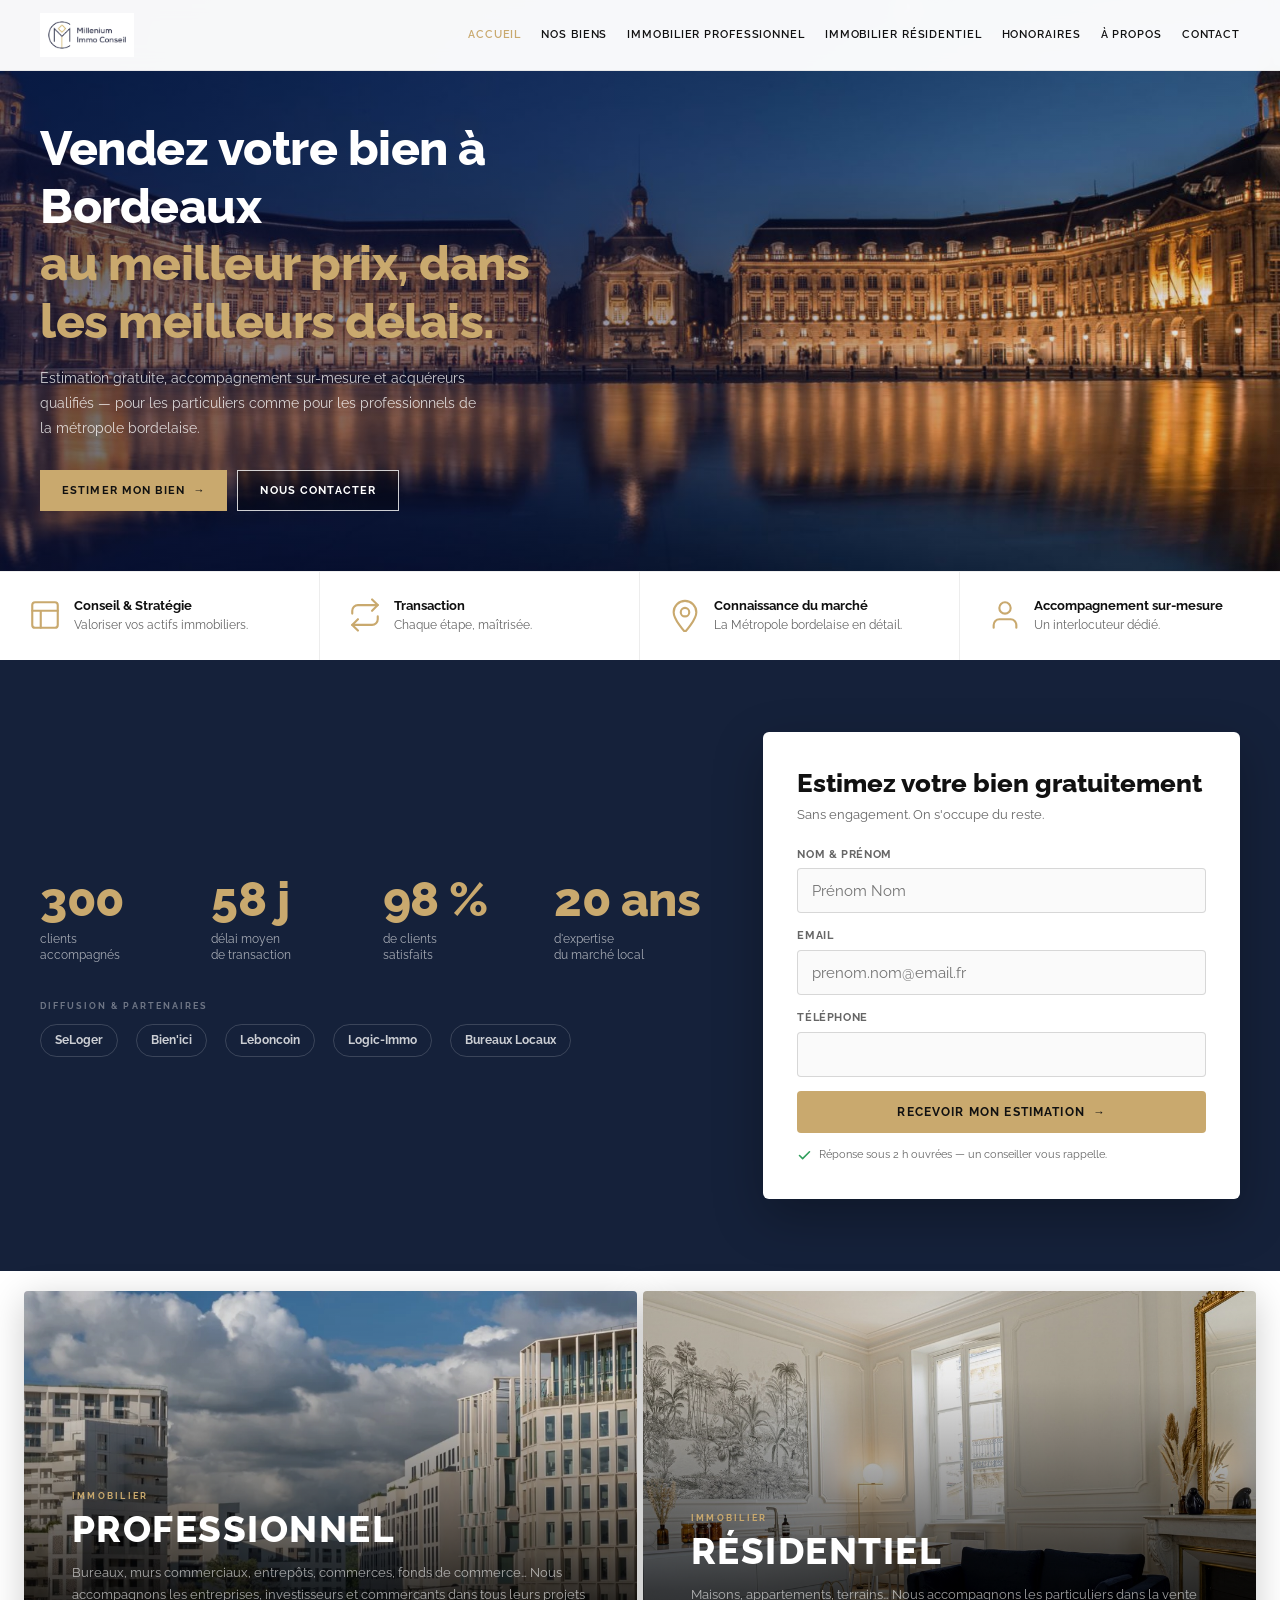
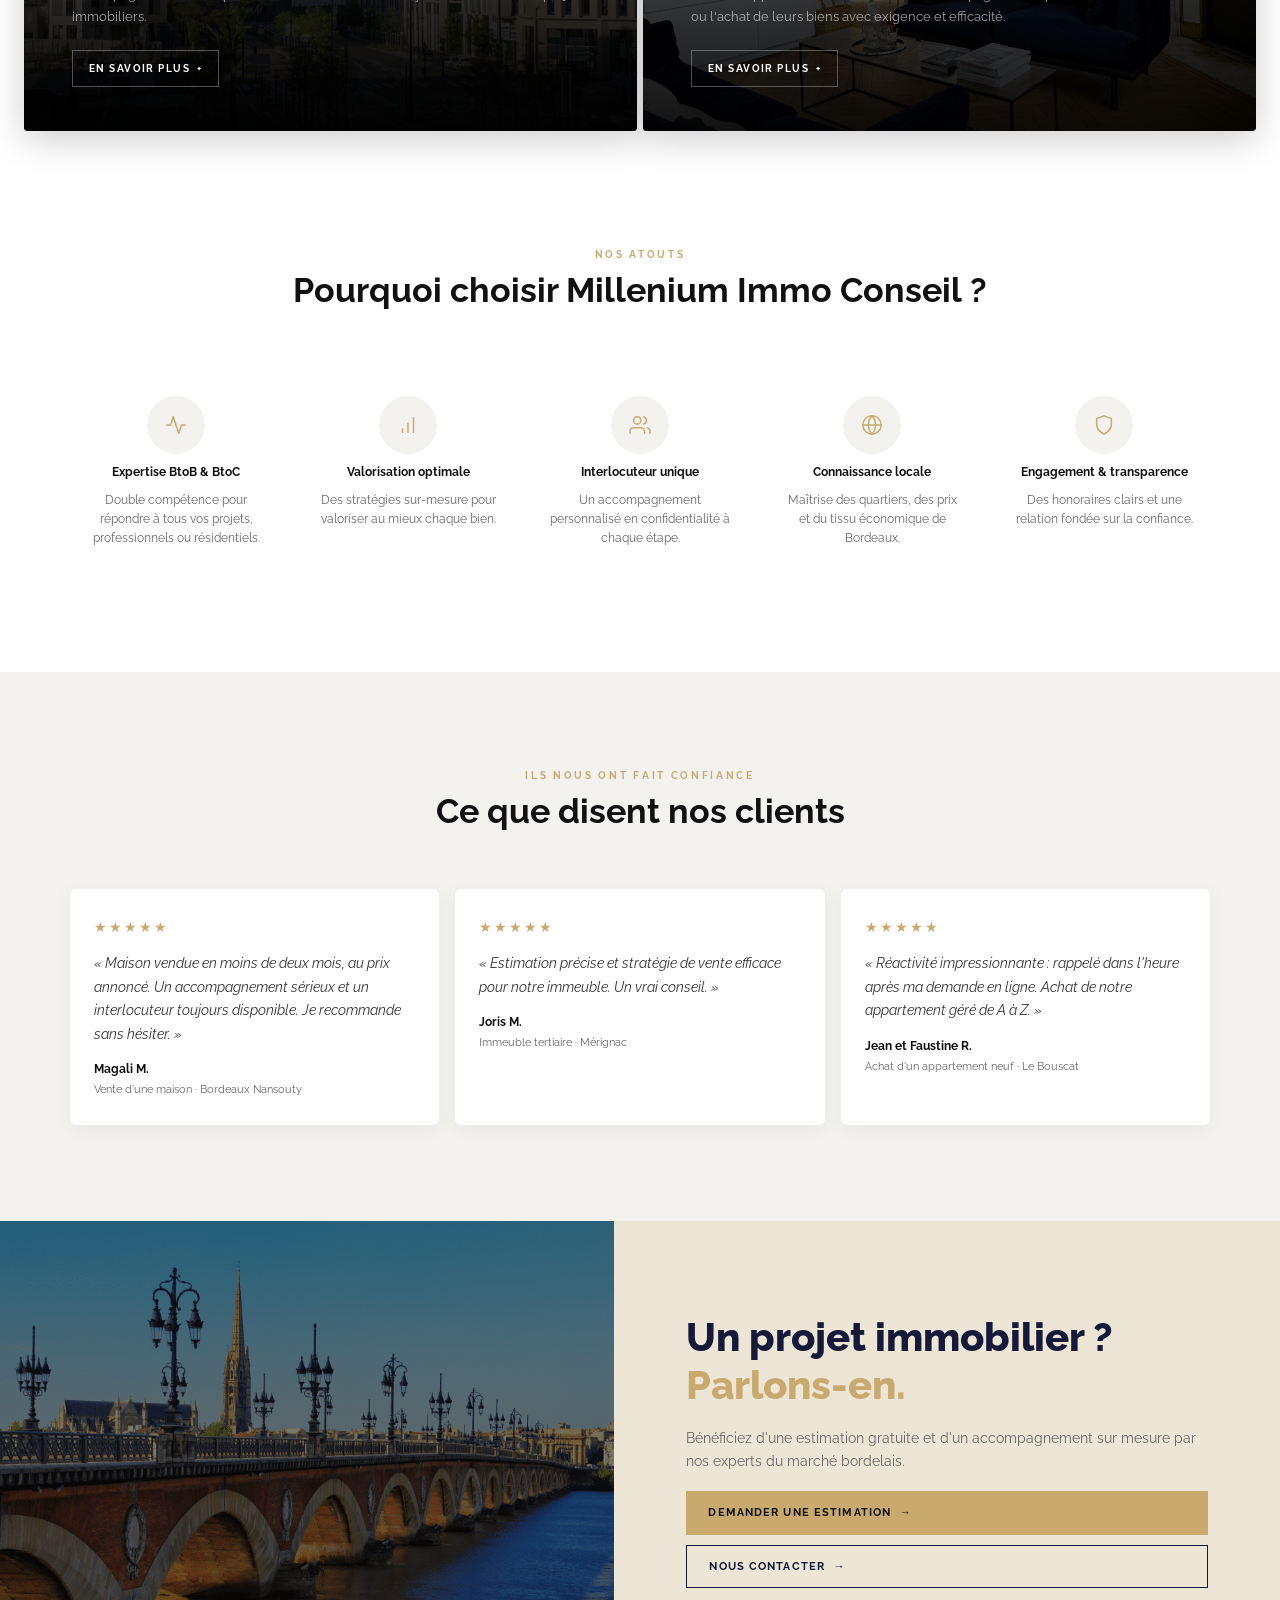
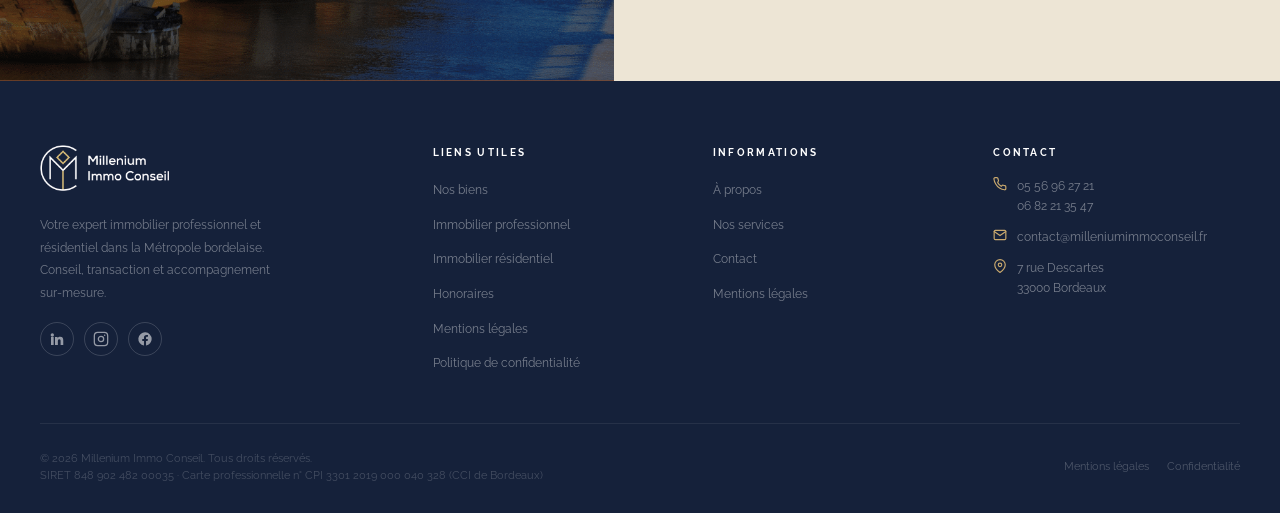
<file: index.html>
<!DOCTYPE html>
<html lang="fr">
<head>
  <meta charset="UTF-8">
  <meta name="viewport" content="width=device-width, initial-scale=1.0">
  <title>Millenium Immo Conseil – Vendez votre bien à Bordeaux au meilleur prix</title>
  <meta name="description" content="Vendez ou achetez votre bien dans la Métropole bordelaise au meilleur prix et dans les meilleurs délais. Estimation gratuite, réponse sous 2 h, accompagnement sur-mesure pro & résidentiel.">
  <link rel="preconnect" href="https://fonts.googleapis.com">
  <link rel="preconnect" href="https://fonts.gstatic.com" crossorigin>
  <link href="https://fonts.googleapis.com/css2?family=Raleway:wght@300;400;500;600;700;800&display=swap" rel="stylesheet">
  <style>
    /* ── ROOT ───────────────────────────────── */
    :root {
      --gold:       #C9A96E;
      --gold-light: #DFC08A;
      --dark:       #111111;
      --gray:       #666;
      --light-bg:   #F3F2EF;
      --white:      #FFFFFF;
      --font:       'Raleway', sans-serif;
    }

    *, *::before, *::after { margin: 0; padding: 0; box-sizing: border-box; }
    html { scroll-behavior: smooth; }
    body { font-family: var(--font); color: var(--dark); background: var(--white); line-height: 1.6; -webkit-font-smoothing: antialiased; }

    /* ── HEADER ─────────────────────────────── */
    header {
      position: fixed;
      top: 0; left: 0; right: 0;
      z-index: 300;
      background: rgba(255,255,255,0.97);
      backdrop-filter: blur(10px);
      border-bottom: 1px solid rgba(0,0,0,0.07);
    }

    .header-inner {
      padding: 0 20px;
      height: 60px;
      display: flex;
      align-items: center;
      justify-content: space-between;
    }

    .logo img {
      height: 36px;
      width: auto;
      display: block;
      object-fit: contain;
    }

    /* hamburger */
    .nav-toggle {
      display: flex;
      flex-direction: column;
      gap: 5px;
      background: none;
      border: none;
      cursor: pointer;
      padding: 6px;
      z-index: 10;
    }
    .nav-toggle span {
      display: block;
      width: 22px;
      height: 2px;
      background: var(--dark);
      border-radius: 1px;
      transition: transform 0.3s, opacity 0.3s;
    }
    .nav-toggle.open span:nth-child(1) { transform: translateY(7px) rotate(45deg); }
    .nav-toggle.open span:nth-child(2) { opacity: 0; }
    .nav-toggle.open span:nth-child(3) { transform: translateY(-7px) rotate(-45deg); }

    /* mobile nav drawer */
    .main-nav {
      display: none;
      position: fixed;
      top: 60px; left: 0; right: 0;
      background: rgba(255,255,255,0.99);
      padding: 24px 20px;
      border-bottom: 1px solid rgba(0,0,0,0.07);
      flex-direction: column;
      gap: 18px;
      z-index: 290;
    }
    .main-nav.open { display: flex; }

    .main-nav a {
      color: var(--dark);
      text-decoration: none;
      font-size: 0.85rem;
      font-weight: 600;
      letter-spacing: 0.08em;
      text-transform: uppercase;
      transition: color 0.2s;
    }
    .main-nav a:hover, .main-nav a.active { color: var(--gold); }

    /* desktop header override */
    @media (min-width: 1024px) {
      .header-inner {
        max-width: 1280px;
        margin: 0 auto;
        padding: 0 40px;
        height: 70px;
      }
      .logo img { height: 44px; }
      .nav-toggle { display: none; }
      .main-nav {
        display: flex !important;
        position: static;
        flex-direction: row;
        gap: 20px;
        padding: 0;
        background: none;
        border: none;
      }
      .main-nav a { font-size: 0.7rem; }
    }

    /* ── HERO ───────────────────────────────── */
    .hero {
      position: relative;
      min-height: 72vh;
      display: flex;
      flex-direction: column;
      overflow: hidden;
    }

    /* Image container – <img> gives sharper rendering than background-image */
    .hero-media {
      position: absolute;
      inset: 0;
      overflow: hidden;
    }

    .hero-photo {
      width: 100%;
      height: 100%;
      object-fit: cover;
      object-position: center 55%;
      display: block;
    }

    /* overlay bleu unique : teinture bleue/marine + assombrissement pour le texte */
    .hero-overlay {
      position: absolute;
      inset: 0;
      background: linear-gradient(
        105deg,
        rgba(6, 18, 68, 0.62) 0%,
        rgba(8, 22, 78, 0.46) 40%,
        rgba(10, 28, 88, 0.22) 70%,
        rgba(12, 32, 92, 0.06) 100%
      );
    }

    .hero-body {
      position: relative;
      z-index: 2;
      flex: 1;
      display: flex;
      align-items: center;
      padding: 90px 20px 40px;
    }

    .hero-text { max-width: 100%; }

    .hero-text h1 {
      font-size: 2rem;
      font-weight: 800;
      color: var(--white);
      line-height: 1.2;
      margin-bottom: 16px;
      letter-spacing: -0.01em;
    }

    .hero-text h1 .gold { color: var(--gold); }

    .hero-text p {
      color: rgba(255,255,255,0.78);
      font-size: 0.88rem;
      line-height: 1.78;
      margin-bottom: 28px;
      max-width: 440px;
    }

    .hero-btns { display: flex; flex-wrap: wrap; gap: 10px; }

    .btn-primary {
      background: var(--gold);
      color: #111;
      padding: 12px 22px;
      font-family: var(--font);
      font-size: 0.7rem;
      font-weight: 700;
      letter-spacing: 0.1em;
      text-transform: uppercase;
      text-decoration: none;
      display: inline-flex;
      align-items: center;
      gap: 8px;
      transition: background 0.2s;
      white-space: nowrap;
    }
    .btn-primary:hover { background: var(--gold-light); }

    .btn-ghost {
      background: rgba(0,0,0,0.30);
      color: var(--white);
      padding: 11px 22px;
      font-family: var(--font);
      font-size: 0.7rem;
      font-weight: 700;
      letter-spacing: 0.1em;
      text-transform: uppercase;
      text-decoration: none;
      border: 1.5px solid rgba(255,255,255,0.8);
      display: inline-flex;
      align-items: center;
      gap: 8px;
      transition: border-color 0.2s, background 0.2s;
      white-space: nowrap;
    }
    .btn-ghost:hover { border-color: #fff; background: rgba(0,0,0,0.50); }

    /* Hero strip 4 features */
    .hero-strip {
      position: relative;
      z-index: 2;
      display: grid;
      grid-template-columns: 1fr 1fr;
      background: #ffffff;
      border-top: 1px solid rgba(0,0,0,0.06);
    }

    .hero-strip-item {
      padding: 18px 16px;
      display: flex;
      align-items: flex-start;
      gap: 12px;
      border-right: 1px solid rgba(0,0,0,0.07);
      border-bottom: 1px solid rgba(0,0,0,0.07);
    }
    .hero-strip-item:nth-child(2n) { border-right: none; }
    .hero-strip-item:nth-child(3),
    .hero-strip-item:nth-child(4) { border-bottom: none; }

    .strip-icon {
      flex-shrink: 0;
      width: 26px;
      height: 26px;
      color: var(--gold);
    }

    .strip-text h3 {
      color: var(--dark);
      font-size: 0.74rem;
      font-weight: 700;
      margin-bottom: 2px;
      line-height: 1.3;
    }

    .strip-text p {
      color: var(--gray);
      font-size: 0.66rem;
      line-height: 1.5;
    }

    /* hero desktop */
    @media (min-width: 768px) {
      .hero-strip { grid-template-columns: repeat(4, 1fr); }
      .hero-strip-item { padding: 22px 20px; border-bottom: none; }
      .hero-strip-item:nth-child(2n) { border-right: 1px solid rgba(0,0,0,0.07); }
      .hero-strip-item:last-child { border-right: none; }
      .strip-icon { width: 30px; height: 30px; }
    }

    @media (min-width: 1024px) {
      .hero-body {
        max-width: 1280px;
        width: 100%;
        margin: 0 auto;
        padding: 120px 40px 60px;
      }
      .hero-text { max-width: 560px; }
      .hero-text h1 { font-size: 3rem; }
      .hero-strip-item { padding: 26px 28px; }
      .strip-icon { width: 34px; height: 34px; }
      .strip-text h3 { font-size: 0.8rem; }
      .strip-text p { font-size: 0.72rem; }
    }

    /* ── IMMO CARDS ─────────────────────────── */
    /* Section avec fond sombre : les cards "flottent" */
    .immo-section {
      background: #ffffff;
      padding: 20px 16px;
    }

    .immo-grid {
      max-width: 1280px;
      margin: 0 auto;
      display: grid;
      grid-template-columns: 1fr;
      gap: 16px;
    }

    /* Vrai style card : border-radius + shadow */
    .immo-card {
      position: relative;
      border-radius: 4px;
      overflow: hidden;
      min-height: 340px;
      display: flex;
      flex-direction: column;
      justify-content: flex-end;
      box-shadow: 0 8px 36px rgba(0,0,0,0.20);
      cursor: pointer;
    }

    .immo-card-bg {
      position: absolute;
      inset: 0;
      background-size: cover;
      background-position: center;
      transition: transform 0.55s ease;
    }
    .immo-card:hover .immo-card-bg { transform: scale(1.03); }

    .immo-card.pro .immo-card-bg {
      background-image:
        linear-gradient(to top,
          rgba(0,0,0,0.97) 0%,
          rgba(0,0,0,0.82) 30%,
          rgba(0,0,0,0.40) 58%,
          rgba(0,0,0,0.10) 78%,
          rgba(0,0,0,0.02) 100%),
        url('IMG/bureaux.webp');
      background-size: cover;
      background-position: center;
    }

    .immo-card.resi .immo-card-bg {
      background-image:
        linear-gradient(to top,
          rgba(0,0,0,0.92) 0%,
          rgba(0,0,0,0.72) 32%,
          rgba(0,0,0,0.34) 60%,
          rgba(0,0,0,0.08) 80%,
          rgba(0,0,0,0.01) 100%),
        url('IMG/residentiel-salon.jpg');
      background-size: cover;
      background-position: center 55%;
    }

    .immo-card-body {
      position: relative;
      z-index: 2;
      padding: 30px 28px;
    }

    .immo-label {
      display: inline-block;
      color: var(--gold);
      font-size: 0.58rem;
      font-weight: 700;
      letter-spacing: 0.24em;
      text-transform: uppercase;
      margin-bottom: 6px;
    }

    .immo-card-body h2 {
      color: var(--white);
      font-size: 1.9rem;
      font-weight: 800;
      letter-spacing: 0.04em;
      line-height: 1.05;
      margin-bottom: 14px;
      text-transform: uppercase;
    }

    .immo-card-body p {
      color: rgba(255,255,255,0.62);
      font-size: 0.8rem;
      line-height: 1.72;
      margin-bottom: 22px;
    }

    .btn-savoir {
      display: inline-flex;
      align-items: center;
      gap: 8px;
      color: var(--white);
      font-family: var(--font);
      font-size: 0.64rem;
      font-weight: 700;
      letter-spacing: 0.14em;
      text-transform: uppercase;
      text-decoration: none;
      border: 1px solid rgba(255,255,255,0.3);
      padding: 9px 16px;
      transition: border-color 0.2s, color 0.2s;
    }
    .btn-savoir:hover { border-color: var(--gold); color: var(--gold); }

    @media (min-width: 640px) {
      .immo-section { padding: 16px; }
      .immo-grid { grid-template-columns: 1fr 1fr; gap: 6px; }
      .immo-card { min-height: 400px; }
      .immo-card-body { padding: 36px 36px; }
      .immo-card-body h2 { font-size: 2rem; }
    }

    @media (min-width: 1024px) {
      .immo-section { padding: 20px 24px; }
      .immo-card { min-height: 440px; }
      .immo-card-body { padding: 44px 48px; }
      .immo-card-body h2 { font-size: 2.3rem; }
    }

    /* ── POURQUOI ───────────────────────────── */
    .pourquoi {
      padding: 56px 20px;
      background: var(--white);
      text-align: center;
    }

    .eyebrow {
      display: block;
      color: var(--gold);
      font-size: 0.6rem;
      font-weight: 700;
      letter-spacing: 0.28em;
      text-transform: uppercase;
      margin-bottom: 8px;
    }

    .section-h2 {
      font-size: 1.6rem;
      font-weight: 700;
      color: var(--dark);
      line-height: 1.25;
      margin-bottom: 40px;
    }

    .pourquoi-grid {
      max-width: 1140px;
      margin: 0 auto;
      display: grid;
      grid-template-columns: 1fr 1fr;
      gap: 12px;
    }

    /* 5e item centré sur mobile */
    .pourquoi-item:last-child { grid-column: span 2; max-width: 260px; margin: 0 auto; }

    .pourquoi-item {
      display: flex;
      flex-direction: column;
      align-items: center;
      gap: 10px;
      padding: 22px 14px;
      transition: box-shadow 0.25s, transform 0.25s;
    }
    .pourquoi-item:hover { box-shadow: 0 6px 28px rgba(0,0,0,0.07); transform: translateY(-2px); }

    .p-icon {
      width: 52px;
      height: 52px;
      border-radius: 50%;
      background: var(--light-bg);
      display: flex;
      align-items: center;
      justify-content: center;
      color: var(--gold);
    }

    .pourquoi-item h3 {
      font-size: 0.78rem;
      font-weight: 700;
      color: var(--dark);
      line-height: 1.35;
      text-align: center;
    }

    .pourquoi-item p {
      font-size: 0.72rem;
      color: var(--gray);
      line-height: 1.65;
      text-align: center;
    }

    @media (min-width: 640px) {
      .pourquoi { padding: 72px 32px; }
      .section-h2 { font-size: 1.85rem; }
      .pourquoi-grid { grid-template-columns: repeat(3, 1fr); gap: 16px; }
      .pourquoi-item:last-child { grid-column: auto; max-width: none; margin: 0; }
    }

    @media (min-width: 1024px) {
      .pourquoi { padding: 96px 40px; }
      .section-h2 { font-size: 2.1rem; margin-bottom: 56px; }
      .pourquoi-grid { grid-template-columns: repeat(5, 1fr); gap: 20px; }
      .p-icon { width: 58px; height: 58px; }
      .pourquoi-item { padding: 28px 16px; }
    }

    /* ── SECTEURS : carte interactive ───────── */
    .secteurs {
      background: #15213A;
      padding: 56px 20px;
    }

    .secteurs-wrap { max-width: 1280px; margin: 0 auto; }

    .secteurs-head { text-align: center; margin-bottom: 28px; }
    .secteurs .section-h2 { color: var(--white); margin-bottom: 12px; }
    .secteurs-sub {
      color: rgba(255,255,255,0.55);
      font-size: 0.85rem;
      line-height: 1.7;
      max-width: 540px;
      margin: 0 auto;
    }

    .secteurs-layout {
      display: grid;
      grid-template-columns: 1fr;
      gap: 22px;
      align-items: start;
    }

    .map-card {
      background: rgba(255,255,255,0.035);
      border: 1px solid rgba(255,255,255,0.09);
      padding: 8px;
    }

    #secteursMap {
      width: 100%;
      height: 400px;
      background: #14264A;      /* bleu profond : le « fond de carte » */
      z-index: 1;
    }
    .leaflet-container { font-family: var(--font); background: #14264A; }
    .leaflet-control-attribution {
      font-size: 9px;
      background: rgba(20,38,74,0.8) !important;
      color: rgba(255,255,255,0.45);
    }
    .leaflet-control-attribution a { color: rgba(255,255,255,0.7); }
    .leaflet-bar a { color: #15213A; }

    /* noms des communes */
    .leaflet-tooltip.map-lab {
      background: none !important;
      border: none !important;
      box-shadow: none !important;
      padding: 0 !important;
      font-family: var(--font);
      white-space: nowrap;
      text-shadow: 0 1px 3px rgba(0,0,0,0.55);
    }
    .leaflet-tooltip.map-lab::before { display: none !important; }
    .map-lab-c {
      color: var(--white);
      font-size: 0.7rem;
      font-weight: 700;
      letter-spacing: 0.01em;
    }
    .map-lab-o {
      color: rgba(255,255,255,0.42);
      font-size: 0.6rem;
      font-weight: 600;
      display: none;
    }
    .zoom-proche .map-lab-o { display: block; }
    .map-lab-fixe span {
      position: absolute;
      left: 50%; top: 50%;
      transform: translate(-50%, -50%);
      white-space: nowrap;
      font-family: var(--font);
      font-size: 0.7rem;
      font-weight: 700;
      color: var(--white);
      text-shadow: 0 1px 3px rgba(0,0,0,0.55);
    }

    /* épingles des quartiers bordelais */
    .leaflet-div-icon { background: none; border: none; }
    .q-pin { position: relative; }
    .q-dot {
      display: block;
      width: 13px; height: 13px;
      border-radius: 50%;
      background: var(--white);
      border: 3px solid #D8544A;
      box-shadow: 0 2px 6px rgba(0,0,0,0.4);
      transition: transform 0.18s, background 0.18s;
    }
    .q-lab {
      display: none;
      position: absolute;
      left: 18px; top: -4px;
      white-space: nowrap;
      font-size: 0.66rem;
      font-weight: 700;
      color: var(--white);
      text-shadow: 0 1px 3px rgba(0,0,0,0.7);
    }
    .zoom-proche .q-lab, .q-pin.on .q-lab { display: block; }
    .q-gauche .q-lab { left: auto; right: 18px; }
    .q-bas .q-lab { left: 50%; top: 16px; transform: translateX(-50%); }
    .q-pin.on .q-dot { transform: scale(1.4); background: #F0726A; border-color: var(--white); }

    /* panneau */
    .map-panel { display: flex; flex-direction: column; gap: 18px; }

    .map-legend {
      display: flex;
      flex-wrap: wrap;
      gap: 8px 18px;
      font-size: 0.68rem;
      font-weight: 600;
      letter-spacing: 0.04em;
      color: rgba(255,255,255,0.5);
    }
    .map-legend span { display: inline-flex; align-items: center; gap: 7px; }
    .map-legend i { width: 12px; height: 12px; display: inline-block; }
    .lg-gold  { background: #D8544A; border: 1px solid #8E2F27; }
    .lg-pin   { background: var(--white); border: 3px solid #D8544A; border-radius: 50%; }
    .lg-other { background: #1D3257; border: 1px solid #31527F; }
    .lg-eau   { background: #4C93D6; height: 4px !important; width: 18px !important; border-radius: 2px; }

    .map-info {
      background: rgba(255,255,255,0.05);
      border-left: 2px solid #D8544A;
      padding: 18px 20px;
      min-height: 150px;
    }
    .map-info-kind {
      display: block;
      color: #E87A70;
      font-size: 0.56rem;
      font-weight: 700;
      letter-spacing: 0.22em;
      text-transform: uppercase;
      margin-bottom: 8px;
    }
    .map-info-name {
      color: var(--white);
      font-size: 1.15rem;
      font-weight: 700;
      line-height: 1.3;
      margin-bottom: 8px;
    }
    .map-info-desc {
      color: rgba(255,255,255,0.55);
      font-size: 0.8rem;
      line-height: 1.7;
    }

    .map-chips { display: flex; flex-wrap: wrap; gap: 6px; }
    .map-chip {
      font-family: var(--font);
      font-size: 0.66rem;
      font-weight: 600;
      color: rgba(255,255,255,0.62);
      background: transparent;
      border: 1px solid rgba(255,255,255,0.16);
      padding: 6px 11px;
      cursor: pointer;
      transition: color 0.18s, border-color 0.18s, background 0.18s;
    }
    .map-chip:hover { color: var(--white); border-color: rgba(255,255,255,0.45); }
    .map-chip.is-active {
      color: var(--white);
      background: #D8544A;
      border-color: #D8544A;
    }

    .map-reset {
      align-self: flex-start;
      font-family: var(--font);
      font-size: 0.64rem;
      font-weight: 700;
      letter-spacing: 0.08em;
      text-transform: uppercase;
      color: rgba(255,255,255,0.5);
      background: none;
      border: none;
      border-bottom: 1px solid rgba(255,255,255,0.28);
      padding: 0 0 3px;
      cursor: pointer;
      transition: color 0.18s, border-color 0.18s;
    }
    .map-reset:hover { color: var(--gold); border-color: var(--gold); }

    .secteurs-foot { text-align: center; }

    .btn-outline-dark {
      display: inline-flex;
      align-items: center;
      gap: 8px;
      color: var(--white);
      font-family: var(--font);
      font-size: 0.7rem;
      font-weight: 700;
      letter-spacing: 0.1em;
      text-transform: uppercase;
      text-decoration: none;
      border: 1.5px solid rgba(255,255,255,0.65);
      padding: 12px 26px;
      transition: background 0.2s, color 0.2s, border-color 0.2s;
    }
    .btn-outline-dark:hover { background: var(--white); color: #15213A; border-color: var(--white); }

    @media (min-width: 640px) {
      .secteurs { padding: 72px 32px; }
      .secteurs-head { margin-bottom: 36px; }
      #secteursMap { height: 480px; }
    }

    @media (min-width: 1024px) {
      .secteurs { padding: 88px 40px; }
      .secteurs-layout { grid-template-columns: minmax(0, 1fr) 320px; gap: 32px; }
      #secteursMap { height: 580px; }
      .secteurs-foot { text-align: left; }
    }

    /* ── CTA BANNER ─────────────────────────── */
    /* ── CTA : layout divisé (photo gauche | panneau crème droite) ── */
    .cta-section {
      display: flex;
      flex-direction: column;
      min-height: 380px;
    }

    .cta-photo-side {
      position: relative;
      height: 220px;
      overflow: hidden;
      flex-shrink: 0;
    }

    .cta-photo-bg {
      position: absolute;
      inset: 0;
      background-image:
        linear-gradient(rgba(0,0,0,0.52), rgba(0,0,0,0.52)),
        url('IMG/pont-de-pierre.png');
      background-size: cover;
      background-position: center;
    }

    .cta-panel-side {
      background: #EDE5D5;
      padding: 40px 24px;
      display: flex;
      flex-direction: column;
      gap: 18px;
    }

    .cta-title {
      font-family: var(--font);
      font-size: 1.75rem;
      font-weight: 800;
      color: #15193A;
      line-height: 1.2;
      margin: 0;
    }
    .cta-title .cta-gold { color: var(--gold); }

    .cta-desc {
      color: #666;
      font-size: 0.86rem;
      line-height: 1.65;
      margin: 0;
    }

    .cta-btns { display: flex; flex-direction: column; gap: 10px; }

    .btn-cta-gold {
      background: var(--gold);
      color: #111;
      padding: 13px 22px;
      font-family: var(--font);
      font-size: 0.7rem;
      font-weight: 700;
      letter-spacing: 0.1em;
      text-transform: uppercase;
      text-decoration: none;
      display: inline-flex;
      align-items: center;
      gap: 8px;
      white-space: nowrap;
      transition: background 0.2s;
    }
    .btn-cta-gold:hover { background: var(--gold-light); }

    .btn-cta-dark {
      background: transparent;
      color: #15193A;
      padding: 12px 22px;
      font-family: var(--font);
      font-size: 0.7rem;
      font-weight: 700;
      letter-spacing: 0.1em;
      text-transform: uppercase;
      text-decoration: none;
      border: 1.5px solid #15193A;
      display: inline-flex;
      align-items: center;
      gap: 8px;
      white-space: nowrap;
      transition: border-color 0.2s, background 0.2s;
    }
    .btn-cta-dark:hover { background: rgba(21,25,58,0.06); }

    @media (min-width: 768px) {
      .cta-section {
        flex-direction: row;
        min-height: 460px;
      }
      .cta-photo-side {
        flex: 1;
        height: auto;
      }
      .cta-panel-side {
        width: 52%;
        flex-shrink: 0;
        padding: 64px 56px;
        justify-content: center;
      }
      .cta-title { font-size: 2.2rem; }
    }

    @media (min-width: 1024px) {
      .cta-panel-side { padding: 80px 72px; }
      .cta-title { font-size: 2.5rem; }
    }

    /* ── FOOTER ─────────────────────────────── */
    footer {
      background: #15213A;
      padding: 48px 20px 24px;
    }

    .footer-wrap { max-width: 1280px; margin: 0 auto; }

    .footer-top {
      display: grid;
      grid-template-columns: 1fr;
      gap: 32px;
      padding-bottom: 40px;
      border-bottom: 1px solid rgba(255,255,255,0.07);
      margin-bottom: 22px;
    }

    .f-logo-link { display: inline-block; margin-bottom: 16px; }
    .f-logo {
      height: 46px;
      width: auto;
      display: block;
      object-fit: contain;
    }

    .f-brand-desc {
      color: rgba(255,255,255,0.4);
      font-size: 0.78rem;
      line-height: 1.8;
      max-width: 230px;
    }

    .f-col-title {
      color: var(--white);
      font-size: 0.6rem;
      font-weight: 700;
      letter-spacing: 0.24em;
      text-transform: uppercase;
      margin-bottom: 16px;
    }

    .f-links {
      list-style: none;
      display: flex;
      flex-direction: column;
      gap: 9px;
    }

    .f-links a {
      color: rgba(255,255,255,0.42);
      text-decoration: none;
      font-size: 0.78rem;
      transition: color 0.18s;
    }
    .f-links a:hover { color: var(--gold); }

    .f-contact-row {
      display: flex;
      align-items: flex-start;
      gap: 10px;
      margin-bottom: 12px;
      color: rgba(255,255,255,0.42);
      font-size: 0.78rem;
      line-height: 1.55;
    }
    .f-contact-row svg { color: var(--gold); flex-shrink: 0; margin-top: 1px; }

    .f-socials { display: flex; gap: 10px; margin-top: 18px; }
    .f-socials a {
      display: inline-flex;
      align-items: center;
      justify-content: center;
      width: 34px;
      height: 34px;
      border-radius: 50%;
      border: 1px solid rgba(255,255,255,0.16);
      color: rgba(255,255,255,0.55);
      transition: color 0.18s, border-color 0.18s, background 0.18s;
    }
    .f-socials a:hover {
      color: #111;
      background: var(--gold);
      border-color: var(--gold);
    }
    .f-socials svg { width: 16px; height: 16px; flex-shrink: 0; }

    .footer-bottom {
      display: flex;
      flex-direction: column;
      gap: 8px;
      font-size: 0.68rem;
      color: rgba(255,255,255,0.2);
    }

    .footer-bottom-links { display: flex; gap: 18px; }
    .footer-bottom a { color: rgba(255,255,255,0.24); text-decoration: none; transition: color 0.18s; }
    .footer-bottom a:hover { color: var(--gold); }

    @media (min-width: 640px) {
      .footer-top { grid-template-columns: 1fr 1fr; gap: 32px; }
      .footer-bottom { flex-direction: row; justify-content: space-between; align-items: center; }
    }

    @media (min-width: 1024px) {
      footer { padding: 64px 40px 28px; }
      .footer-top {
        grid-template-columns: 1.5fr 1fr 1fr 1.1fr;
        gap: 56px;
        padding-bottom: 48px;
        margin-bottom: 26px;
      }
    }

    /* ── PREUVE SOCIALE + ESTIMATION EXPRESS ──────── */
    /* Bande haute de page : chiffres clés (preuve) + formulaire ultra court (capture) */
    .proof {
      background: #15213A;
      padding: 48px 20px;
    }
    .proof-wrap {
      max-width: 1280px;
      margin: 0 auto;
      display: grid;
      grid-template-columns: 1fr;
      gap: 36px;
    }

    /* Chiffres clés */
    .stats-grid {
      display: grid;
      grid-template-columns: 1fr 1fr;
      gap: 18px;
    }
    .stat {
      text-align: center;
      padding: 8px 6px;
    }
    .stat-num {
      font-size: 2.2rem;
      font-weight: 800;
      color: var(--gold);
      line-height: 1;
      letter-spacing: -0.01em;
    }
    .stat-label {
      margin-top: 8px;
      font-size: 0.72rem;
      color: rgba(255,255,255,0.62);
      line-height: 1.4;
    }

    /* Bandeau confiance (portails / certifs) */
    .trust-row {
      grid-column: 1 / -1;
      display: flex;
      flex-wrap: wrap;
      align-items: center;
      justify-content: center;
      gap: 10px 18px;
      padding-top: 8px;
    }
    .trust-row .trust-label {
      width: 100%;
      text-align: center;
      color: rgba(255,255,255,0.38);
      font-size: 0.58rem;
      font-weight: 700;
      letter-spacing: 0.22em;
      text-transform: uppercase;
    }
    .trust-chip {
      color: rgba(255,255,255,0.78);
      font-size: 0.74rem;
      font-weight: 700;
      border: 1px solid rgba(255,255,255,0.16);
      border-radius: 40px;
      padding: 6px 14px;
    }

    /* Formulaire express : Nom & prénom + Téléphone (levier 5) */
    .express-card {
      background: var(--white);
      border-radius: 6px;
      padding: 28px 24px;
      box-shadow: 0 18px 50px rgba(0,0,0,0.28);
    }
    .express-card h2 {
      font-size: 1.35rem;
      font-weight: 800;
      color: var(--dark);
      line-height: 1.2;
      margin-bottom: 6px;
    }
    .express-card .express-sub {
      font-size: 0.8rem;
      color: var(--gray);
      line-height: 1.6;
      margin-bottom: 20px;
    }
    .express-field { margin-bottom: 14px; }
    .express-field label {
      display: block;
      font-size: 0.66rem;
      font-weight: 700;
      letter-spacing: 0.06em;
      text-transform: uppercase;
      color: var(--gray);
      margin-bottom: 6px;
    }
    .express-field input {
      width: 100%;
      font-family: var(--font);
      font-size: 0.92rem;
      color: var(--dark);
      padding: 13px 14px;
      border: 1.5px solid rgba(0,0,0,0.14);
      border-radius: 4px;
      background: #fafafa;
      transition: border-color 0.2s, background 0.2s;
    }
    .express-field input:focus {
      outline: none;
      border-color: var(--gold);
      background: #fff;
    }
    .express-card button {
      width: 100%;
      background: var(--gold);
      color: #111;
      border: none;
      cursor: pointer;
      padding: 14px 22px;
      font-family: var(--font);
      font-size: 0.72rem;
      font-weight: 700;
      letter-spacing: 0.1em;
      text-transform: uppercase;
      border-radius: 4px;
      transition: background 0.2s;
    }
    .express-card button:hover { background: var(--gold-light); }
    .express-note {
      display: flex;
      align-items: center;
      gap: 7px;
      margin-top: 14px;
      font-size: 0.7rem;
      color: var(--gray);
      line-height: 1.4;
    }
    .express-note svg { color: #2e9e5b; flex-shrink: 0; }
    .express-feedback {
      display: none;
      margin-top: 14px;
      padding: 12px 14px;
      background: #e8f6ee;
      border-left: 3px solid #2e9e5b;
      border-radius: 4px;
      font-size: 0.78rem;
      color: #1d6b3e;
      line-height: 1.5;
    }
    .express-feedback.show { display: block; }
    .express-feedback.error {
      background: #fdecea;
      border-left-color: #B23A2E;
      color: #8c2d23;
    }

    @media (min-width: 640px) {
      .stats-grid { grid-template-columns: repeat(4, 1fr); }
      .stat-num { font-size: 2.5rem; }
    }
    @media (min-width: 1024px) {
      .proof { padding: 72px 40px; }
      .proof-wrap {
        grid-template-columns: 1.4fr 1fr;
        gap: 56px;
        align-items: center;
      }
      .proof-stats-col { display: flex; flex-direction: column; gap: 28px; }
      .stat { text-align: left; padding: 0; }
      .stat-num { font-size: 3rem; }
      .trust-row { justify-content: flex-start; }
      .trust-row .trust-label { text-align: left; }
      .express-card { padding: 36px 34px; }
      .express-card h2 { font-size: 1.6rem; }
    }

    /* ── TÉMOIGNAGES ──────────────────────────── */
    .temoignages { padding: 56px 20px; background: var(--light-bg); }
    .temoignages-wrap { max-width: 1140px; margin: 0 auto; }
    .temoignages-grid {
      display: grid;
      grid-template-columns: 1fr;
      gap: 16px;
      margin-top: 8px;
    }
    .temoignage {
      background: var(--white);
      border-radius: 6px;
      padding: 26px 24px;
      box-shadow: 0 4px 20px rgba(0,0,0,0.05);
      display: flex;
      flex-direction: column;
      gap: 14px;
    }
    .temoignage .stars { color: var(--gold); font-size: 0.9rem; letter-spacing: 2px; }
    .temoignage p {
      font-size: 0.86rem;
      color: #333;
      line-height: 1.7;
      font-style: italic;
    }
    .temoignage .author {
      font-size: 0.74rem;
      font-weight: 700;
      color: var(--dark);
    }
    .temoignage .author span {
      display: block;
      font-weight: 400;
      color: var(--gray);
      font-size: 0.7rem;
      margin-top: 2px;
    }
    @media (min-width: 640px) {
      .temoignages { padding: 80px 32px; }
      .temoignages-grid { grid-template-columns: repeat(3, 1fr); }
    }
    @media (min-width: 1024px) { .temoignages { padding: 96px 40px; } }

    /* ── VIDÉO IMMERSIVE ──────────────────────── */
    .video-section { padding: 56px 20px; background: var(--white); text-align: center; }
    .video-wrap { max-width: 960px; margin: 0 auto; }
    .video-frame {
      position: relative;
      margin-top: 28px;
      border-radius: 8px;
      overflow: hidden;
      aspect-ratio: 16/9;
      box-shadow: 0 16px 50px rgba(0,0,0,0.22);
    }
    .video-frame img { width: 100%; height: 100%; object-fit: cover; display: block; }
    .video-frame::after {
      content: '';
      position: absolute;
      inset: 0;
      background: linear-gradient(rgba(21,33,58,0.30), rgba(21,33,58,0.45));
    }
    .video-play {
      position: absolute;
      top: 50%; left: 50%;
      transform: translate(-50%, -50%);
      z-index: 2;
      width: 72px; height: 72px;
      border-radius: 50%;
      background: var(--gold);
      display: flex;
      align-items: center;
      justify-content: center;
      cursor: pointer;
      border: none;
      transition: transform 0.2s, background 0.2s;
    }
    .video-play:hover { transform: translate(-50%, -50%) scale(1.08); background: var(--gold-light); }
    .video-play svg { color: #111; margin-left: 3px; }
    @media (min-width: 1024px) { .video-section { padding: 96px 40px; } }
  </style>
</head>
<body>

  <!-- ══════════════════ HEADER ══════════════════ -->
  <header>
    <div class="header-inner">
      <a href="index.html" class="logo"><picture><source srcset="IMG/Logo_MilleniumImmoConseil.avif" type="image/avif"><img src="IMG/Logo_MilleniumImmoConseil.jpg" alt="Millenium Immo Conseil"></picture></a>

      <button class="nav-toggle" id="navToggle" aria-label="Ouvrir le menu">
        <span></span><span></span><span></span>
      </button>

      <nav class="main-nav" id="mainNav">
        <a href="index.html" class="active">Accueil</a>
        <a href="catalogue.html">Nos Biens</a>
        <a href="professionnel.html">Immobilier Professionnel</a>
        <a href="residentiel.html">Immobilier Résidentiel</a>
        <a href="honoraires.html">Honoraires</a>
        <a href="a-propos.html">À Propos</a>
        <a href="contact.html">Contact</a>
      </nav>
    </div>
  </header>

  <!-- ══════════════════ HERO ══════════════════ -->
  <section class="hero">
    <div class="hero-media">
      <!-- img tag = rendu plus net que background-image ; LCP = chargement prioritaire -->
      <img src="IMG/place-de-la-bourse-1.jpg" alt="Place de la Bourse, Bordeaux" class="hero-photo" width="1600" height="899" fetchpriority="high" decoding="async">
      <div class="hero-overlay"></div>
    </div>

    <div class="hero-body">
      <div class="hero-text">
        <h1>Vendez votre bien à Bordeaux<br><span class="gold">au meilleur prix, dans les meilleurs délais.</span></h1>
        <p>Estimation gratuite, accompagnement sur-mesure et acquéreurs qualifiés — pour les particuliers comme pour les professionnels de la métropole bordelaise.</p>
        <div class="hero-btns">
          <a href="#estimation" class="btn-primary">Estimer mon bien &nbsp;→</a>
          <a href="contact.html" class="btn-ghost">Nous contacter</a>
        </div>
      </div>
    </div>

    <!-- Bande 4 fonctionnalités -->
    <div class="hero-strip">
      <div class="hero-strip-item">
        <svg class="strip-icon" viewBox="0 0 24 24" fill="none" stroke="currentColor" stroke-width="1.5" stroke-linecap="round" stroke-linejoin="round">
          <rect x="3" y="3" width="18" height="18" rx="2"/><path d="M3 9h18M9 21V9"/>
        </svg>
        <div class="strip-text">
          <h3>Conseil &amp; Stratégie</h3>
          <p>Valoriser vos actifs immobiliers.</p>
        </div>
      </div>
      <div class="hero-strip-item">
        <svg class="strip-icon" viewBox="0 0 24 24" fill="none" stroke="currentColor" stroke-width="1.5" stroke-linecap="round" stroke-linejoin="round">
          <polyline points="17 1 21 5 17 9"/><path d="M3 11V9a4 4 0 0 1 4-4h14"/>
          <polyline points="7 23 3 19 7 15"/><path d="M21 13v2a4 4 0 0 1-4 4H3"/>
        </svg>
        <div class="strip-text">
          <h3>Transaction</h3>
          <p>Chaque étape, maîtrisée.</p>
        </div>
      </div>
      <div class="hero-strip-item">
        <svg class="strip-icon" viewBox="0 0 24 24" fill="none" stroke="currentColor" stroke-width="1.5" stroke-linecap="round" stroke-linejoin="round">
          <path d="M12 2a8 8 0 0 1 8 8c0 5.25-8 14-8 14S4 15.25 4 10a8 8 0 0 1 8-8z"/>
          <circle cx="12" cy="10" r="3"/>
        </svg>
        <div class="strip-text">
          <h3>Connaissance du marché</h3>
          <p>La Métropole bordelaise en détail.</p>
        </div>
      </div>
      <div class="hero-strip-item">
        <svg class="strip-icon" viewBox="0 0 24 24" fill="none" stroke="currentColor" stroke-width="1.5" stroke-linecap="round" stroke-linejoin="round">
          <path d="M20 21v-2a4 4 0 0 0-4-4H8a4 4 0 0 0-4 4v2"/>
          <circle cx="12" cy="7" r="4"/>
        </svg>
        <div class="strip-text">
          <h3>Accompagnement sur-mesure</h3>
          <p>Un interlocuteur dédié.</p>
        </div>
      </div>
    </div>
  </section>

  <!-- ══════════════════ PREUVE SOCIALE + ESTIMATION EXPRESS ══════════════════ -->
  <!-- Levier 4 (preuve chiffrée en haut de page) + Levier 5 (formulaire ultra court) + Levier 6 (réponse rapide) -->
  <!-- ⚠️ À PERSONNALISER : remplacez les chiffres ci-dessous par vos vrais résultats. -->
  <section class="proof" id="estimation">
    <div class="proof-wrap">

      <!-- Chiffres clés (preuve sociale) -->
      <div class="proof-stats-col">
        <div class="stats-grid">
          <div class="stat">
            <div class="stat-num">300</div>
            <div class="stat-label">clients<br>accompagnés</div>
          </div>
          <div class="stat">
            <div class="stat-num">58 j</div>
            <div class="stat-label">délai moyen<br>de transaction</div>
          </div>
          <div class="stat">
            <div class="stat-num">98 %</div>
            <div class="stat-label">de clients<br>satisfaits</div>
          </div>
          <div class="stat">
            <div class="stat-num">20 ans</div>
            <div class="stat-label">d'expertise<br>du marché local</div>
          </div>
        </div>

        <div class="trust-row">
          <span class="trust-label">Diffusion &amp; partenaires</span>
          <span class="trust-chip">SeLoger</span>
          <span class="trust-chip">Bien'ici</span>
          <span class="trust-chip">Leboncoin</span>
          <span class="trust-chip">Logic-Immo</span>
          <span class="trust-chip">Bureaux Locaux</span>
        </div>
      </div>

      <!-- Formulaire ultra court : Nom & prénom + Téléphone -->
      <div class="express-card">
        <h2>Estimez votre bien gratuitement</h2>
        <p class="express-sub">Sans engagement. On s'occupe du reste.</p>
        <form id="expressForm">
          <div class="express-field">
            <label for="exp-identite">Nom &amp; prénom</label>
            <input type="text" id="exp-identite" name="identite" autocomplete="name" placeholder="Prénom Nom" required>
          </div>
          <div class="express-field">
            <label for="exp-email">Email</label>
            <input type="email" id="exp-email" name="email" autocomplete="email" placeholder="prenom.nom@email.fr" required>
          </div>
          <div class="express-field">
            <label for="exp-tel">Téléphone</label>
            <input type="tel" id="exp-tel" name="tel" autocomplete="tel" required>
          </div>
          <input type="checkbox" name="botcheck" tabindex="-1" autocomplete="off" style="display:none;" aria-hidden="true">
          <button type="submit">Recevoir mon estimation &nbsp;→</button>
          <p class="express-note">
            <svg width="15" height="15" viewBox="0 0 24 24" fill="none" stroke="currentColor" stroke-width="2.5" stroke-linecap="round" stroke-linejoin="round"><polyline points="20 6 9 17 4 12"/></svg>
            Réponse sous 2&nbsp;h ouvrées — un conseiller vous rappelle.
          </p>
          <p class="express-feedback" id="expressFeedback" role="status" aria-live="polite"></p>
        </form>
      </div>

    </div>
  </section>

  <!-- ══════════════════ CARDS PRO / RÉSI ══════════════════ -->
  <!-- Fond sombre = les cards ressortent comme de vraies cartes -->
  <section class="immo-section">
    <div class="immo-grid">

      <!-- PROFESSIONNEL -->
      <div class="immo-card pro">
        <div class="immo-card-bg"></div>
        <div class="immo-card-body">
          <span class="immo-label">Immobilier</span>
          <h2>Professionnel</h2>
          <p>Bureaux, murs commerciaux, entrepôts, commerces, fonds de commerce… Nous accompagnons les entreprises, investisseurs et commerçants dans tous leurs projets immobiliers.</p>
          <a href="professionnel.html" class="btn-savoir">En savoir plus &nbsp;+</a>
        </div>
      </div>

      <!-- RÉSIDENTIEL -->
      <div class="immo-card resi">
        <div class="immo-card-bg"></div>
        <div class="immo-card-body">
          <span class="immo-label">Immobilier</span>
          <h2>Résidentiel</h2>
          <p>Maisons, appartements, terrains… Nous accompagnons les particuliers dans la vente ou l'achat de leurs biens avec exigence et efficacité.</p>
          <a href="residentiel.html" class="btn-savoir">En savoir plus &nbsp;+</a>
        </div>
      </div>

    </div>
  </section>

  <!-- ══════════════════ POURQUOI ══════════════════ -->
  <section class="pourquoi">
    <span class="eyebrow">Nos atouts</span>
    <h2 class="section-h2">Pourquoi choisir Millenium Immo Conseil&nbsp;?</h2>

    <div class="pourquoi-grid">

      <div class="pourquoi-item">
        <div class="p-icon">
          <svg width="22" height="22" viewBox="0 0 24 24" fill="none" stroke="currentColor" stroke-width="1.6" stroke-linecap="round" stroke-linejoin="round">
            <polyline points="22 12 18 12 15 21 9 3 6 12 2 12"/>
          </svg>
        </div>
        <h3>Expertise BtoB &amp; BtoC</h3>
        <p>Double compétence pour répondre à tous vos projets, professionnels ou résidentiels.</p>
      </div>

      <div class="pourquoi-item">
        <div class="p-icon">
          <svg width="22" height="22" viewBox="0 0 24 24" fill="none" stroke="currentColor" stroke-width="1.6" stroke-linecap="round" stroke-linejoin="round">
            <line x1="12" y1="20" x2="12" y2="10"/>
            <line x1="18" y1="20" x2="18" y2="4"/>
            <line x1="6" y1="20" x2="6" y2="16"/>
          </svg>
        </div>
        <h3>Valorisation optimale</h3>
        <p>Des stratégies sur-mesure pour valoriser au mieux chaque bien.</p>
      </div>

      <div class="pourquoi-item">
        <div class="p-icon">
          <svg width="22" height="22" viewBox="0 0 24 24" fill="none" stroke="currentColor" stroke-width="1.6" stroke-linecap="round" stroke-linejoin="round">
            <path d="M17 21v-2a4 4 0 0 0-4-4H5a4 4 0 0 0-4 4v2"/>
            <circle cx="9" cy="7" r="4"/>
            <path d="M23 21v-2a4 4 0 0 0-3-3.87M16 3.13a4 4 0 0 1 0 7.75"/>
          </svg>
        </div>
        <h3>Interlocuteur unique</h3>
        <p>Un accompagnement personnalisé en confidentialité à chaque étape.</p>
      </div>

      <div class="pourquoi-item">
        <div class="p-icon">
          <svg width="22" height="22" viewBox="0 0 24 24" fill="none" stroke="currentColor" stroke-width="1.6" stroke-linecap="round" stroke-linejoin="round">
            <circle cx="12" cy="12" r="10"/>
            <line x1="2" y1="12" x2="22" y2="12"/>
            <path d="M12 2a15.3 15.3 0 0 1 4 10 15.3 15.3 0 0 1-4 10 15.3 15.3 0 0 1-4-10 15.3 15.3 0 0 1 4-10z"/>
          </svg>
        </div>
        <h3>Connaissance locale</h3>
        <p>Maîtrise des quartiers, des prix et du tissu économique de Bordeaux.</p>
      </div>

      <div class="pourquoi-item">
        <div class="p-icon">
          <svg width="22" height="22" viewBox="0 0 24 24" fill="none" stroke="currentColor" stroke-width="1.6" stroke-linecap="round" stroke-linejoin="round">
            <path d="M12 22s8-4 8-10V5l-8-3-8 3v7c0 6 8 10 8 10z"/>
          </svg>
        </div>
        <h3>Engagement &amp; transparence</h3>
        <p>Des honoraires clairs et une relation fondée sur la confiance.</p>
      </div>

    </div>
  </section>

  <!-- ══════════════════ TÉMOIGNAGES ══════════════════ -->
  <!-- Levier 4 : preuve sociale. ⚠️ À REMPLACER par vos vrais avis clients (ex. Google). -->
  <section class="temoignages">
    <div class="temoignages-wrap">
      <div style="text-align:center;">
        <span class="eyebrow">Ils nous ont fait confiance</span>
        <h2 class="section-h2">Ce que disent nos clients</h2>
      </div>
      <div class="temoignages-grid">
        <div class="temoignage">
          <div class="stars">★★★★★</div>
          <p>« Maison vendue en moins de deux mois, au prix annoncé. Un accompagnement sérieux et un interlocuteur toujours disponible. Je recommande sans hésiter. »</p>
          <div class="author">Magali M.<span>Vente d'une maison · Bordeaux Nansouty</span></div>
        </div>
        <div class="temoignage">
          <div class="stars">★★★★★</div>
          <p>« Estimation précise et stratégie de vente efficace pour notre immeuble. Un vrai conseil. »</p>
          <div class="author">Joris M.<span>Immeuble tertiaire · Mérignac</span></div>
        </div>
        <div class="temoignage">
          <div class="stars">★★★★★</div>
          <p>« Réactivité impressionnante : rappelé dans l'heure après ma demande en ligne. Achat de notre appartement géré de A à Z. »</p>
          <div class="author">Jean et Faustine R.<span>Achat d'un appartement neuf · Le Bouscat</span></div>
        </div>
      </div>
    </div>
  </section>

  <!-- ══════════════════ VIDÉO IMMERSIVE (désactivée) ══════════════════ -->
  <!-- Section masquée à la demande du client. Pour la réactiver, retirer les balises de commentaire ci-dessous.
  [[ ══════════════════ VIDÉO IMMERSIVE ══════════════════ ]]
  [[ Levier 7 : visuel immersif photo + vidéo. ⚠️ Remplacez le lien "On en parle" ]]
  [[ par l'URL de votre vidéo (YouTube/Vimeo) ou intégrez une balise <video>/<iframe>. ]]
  <section class="video-section">
    <div class="video-wrap">
      <span class="eyebrow">En images</span>
      <h2 class="section-h2">Découvrez Millenium Immo Conseil en vidéo</h2>
      <div class="video-frame">
        <img src="IMG/residentiel.jpg" alt="Présentation de Millenium Immo Conseil en vidéo" loading="lazy" decoding="async" width="800" height="600">
        <a href="contact.html" class="video-play" aria-label="Lire la vidéo de présentation">
          <svg width="26" height="26" viewBox="0 0 24 24" fill="currentColor"><path d="M8 5v14l11-7z"/></svg>
        </a>
      </div>
    </div>
  </section>

  -->

  <!-- ══════════════════ CTA ══════════════════ -->
  <section class="cta-section">
    <!-- Gauche : photo sombre (Pont de Pierre) -->
    <div class="cta-photo-side">
      <div class="cta-photo-bg"></div>
    </div>
    <!-- Droite : panneau crème avec contenu -->
    <div class="cta-panel-side">
      <h2 class="cta-title">Un projet immobilier ?<br><span class="cta-gold">Parlons-en.</span></h2>
      <p class="cta-desc">Bénéficiez d'une estimation gratuite et d'un accompagnement sur mesure par nos experts du marché bordelais.</p>
      <div class="cta-btns">
        <a href="contact.html" class="btn-cta-gold">Demander une estimation &nbsp;→</a>
        <a href="contact.html" class="btn-cta-dark">Nous contacter &nbsp;→</a>
      </div>
    </div>
  </section>

  <!-- ══════════════════ FOOTER ══════════════════ -->
  <footer>
    <div class="footer-wrap">
      <div class="footer-top">

        <div>
          <a href="index.html" class="f-logo-link" aria-label="Millenium Immo Conseil – accueil">
            <img src="IMG/logo-millenium-blanc.png" alt="Millenium Immo Conseil" class="f-logo" width="832" height="296" loading="lazy" decoding="async">
          </a>
          <p class="f-brand-desc">Votre expert immobilier professionnel et résidentiel dans la Métropole bordelaise. Conseil, transaction et accompagnement sur-mesure.</p>
          <div class="f-socials">
            <a href="#" aria-label="Millenium Immo Conseil sur LinkedIn" target="_blank" rel="noopener noreferrer">
              <svg width="16" height="16" viewBox="0 0 24 24" fill="currentColor" aria-hidden="true"><path d="M4.98 3.5a2.5 2.5 0 1 1 0 5 2.5 2.5 0 0 1 0-5zM3 9h4v12H3zM9 9h3.8v1.71h.05c.53-.95 1.83-1.96 3.77-1.96 4.03 0 4.78 2.5 4.78 5.76V21h-4v-5.6c0-1.34-.03-3.07-1.9-3.07-1.9 0-2.2 1.46-2.2 2.97V21H9z"/></svg>
            </a>
            <a href="#" aria-label="Millenium Immo Conseil sur Instagram" target="_blank" rel="noopener noreferrer">
              <svg width="16" height="16" viewBox="0 0 24 24" fill="none" stroke="currentColor" stroke-width="1.9" stroke-linecap="round" stroke-linejoin="round" aria-hidden="true"><rect x="2" y="2" width="20" height="20" rx="5"/><circle cx="12" cy="12" r="4"/><circle cx="17.5" cy="6.5" r="1.1" fill="currentColor" stroke="none"/></svg>
            </a>
            <a href="#" aria-label="Millenium Immo Conseil sur Facebook" target="_blank" rel="noopener noreferrer">
              <svg width="16" height="16" viewBox="0 0 24 24" fill="currentColor" aria-hidden="true"><path d="M22 12a10 10 0 1 0-11.56 9.88v-6.99H7.9V12h2.54V9.8c0-2.51 1.49-3.9 3.78-3.9 1.1 0 2.24.2 2.24.2v2.46h-1.26c-1.24 0-1.63.77-1.63 1.56V12h2.78l-.45 2.89h-2.33v6.99A10 10 0 0 0 22 12z"/></svg>
            </a>
          </div>
        </div>

        <div>
          <p class="f-col-title">Liens Utiles</p>
          <ul class="f-links">
            <li><a href="catalogue.html">Nos biens</a></li>
            <li><a href="professionnel.html">Immobilier professionnel</a></li>
            <li><a href="residentiel.html">Immobilier résidentiel</a></li>
            <li><a href="honoraires.html">Honoraires</a></li>
            <li><a href="mentions-legales.html">Mentions légales</a></li>
            <li><a href="mentions-legales.html">Politique de confidentialité</a></li>
          </ul>
        </div>

        <div>
          <p class="f-col-title">Informations</p>
          <ul class="f-links">
            <li><a href="a-propos.html">À propos</a></li>
            <li><a href="professionnel.html">Nos services</a></li>
            <li><a href="contact.html">Contact</a></li>
            <li><a href="mentions-legales.html">Mentions légales</a></li>
          </ul>
        </div>

        <div>
          <p class="f-col-title">Contact</p>
          <div class="f-contact-row">
            <svg width="14" height="14" viewBox="0 0 24 24" fill="none" stroke="currentColor" stroke-width="2" stroke-linecap="round" stroke-linejoin="round">
              <path d="M22 16.92v3a2 2 0 0 1-2.18 2 19.79 19.79 0 0 1-8.63-3.07A19.5 19.5 0 0 1 4.69 12 19.79 19.79 0 0 1 1.61 3.37 2 2 0 0 1 3.58 1h3a2 2 0 0 1 2 1.72 12.84 12.84 0 0 0 .7 2.81 2 2 0 0 1-.45 2.11L8.09 9.91a16 16 0 0 0 6 6l1.27-1.27a2 2 0 0 1 2.11-.45 12.84 12.84 0 0 0 2.81.7A2 2 0 0 1 22 16.92z"/>
            </svg>
            <span>05 56 96 27 21<br>06 82 21 35 47</span>
          </div>
          <div class="f-contact-row">
            <svg width="14" height="14" viewBox="0 0 24 24" fill="none" stroke="currentColor" stroke-width="2" stroke-linecap="round" stroke-linejoin="round">
              <path d="M4 4h16c1.1 0 2 .9 2 2v12c0 1.1-.9 2-2 2H4c-1.1 0-2-.9-2-2V6c0-1.1.9-2 2-2z"/>
              <polyline points="22,6 12,13 2,6"/>
            </svg>
            <span>contact@milleniumimmoconseil.fr</span>
          </div>
          <div class="f-contact-row">
            <svg width="14" height="14" viewBox="0 0 24 24" fill="none" stroke="currentColor" stroke-width="2" stroke-linecap="round" stroke-linejoin="round">
              <path d="M21 10c0 7-9 13-9 13s-9-6-9-13a9 9 0 0 1 18 0z"/>
              <circle cx="12" cy="10" r="3"/>
            </svg>
            <span>7 rue Descartes<br>33000 Bordeaux</span>
          </div>
        </div>

      </div>

      <div class="footer-bottom">
        <span>© 2026 Millenium Immo Conseil. Tous droits réservés.<br>SIRET 848&nbsp;902&nbsp;482&nbsp;00035 · Carte professionnelle n°&nbsp;CPI 3301 2019 000 040 328 (CCI de Bordeaux)</span>
        <div class="footer-bottom-links">
          <a href="mentions-legales.html">Mentions légales</a>
          <a href="mentions-legales.html">Confidentialité</a>
        </div>
      </div>
    </div>
  </footer>

  <script>
    const toggle = document.getElementById('navToggle');
    const nav    = document.getElementById('mainNav');
    toggle.addEventListener('click', () => {
      const open = nav.classList.toggle('open');
      toggle.classList.toggle('open', open);
      toggle.setAttribute('aria-label', open ? 'Fermer le menu' : 'Ouvrir le menu');
    });
    // fermer si on clique sur un lien
    nav.querySelectorAll('a').forEach(a => a.addEventListener('click', () => {
      nav.classList.remove('open');
      toggle.classList.remove('open');
    }));

    // L'envoi du formulaire express est géré par js/forms.js

  </script>
  <script src="js/forms-config.js"></script>
  <script src="js/forms.js"></script>
</body>
</html>
</file>
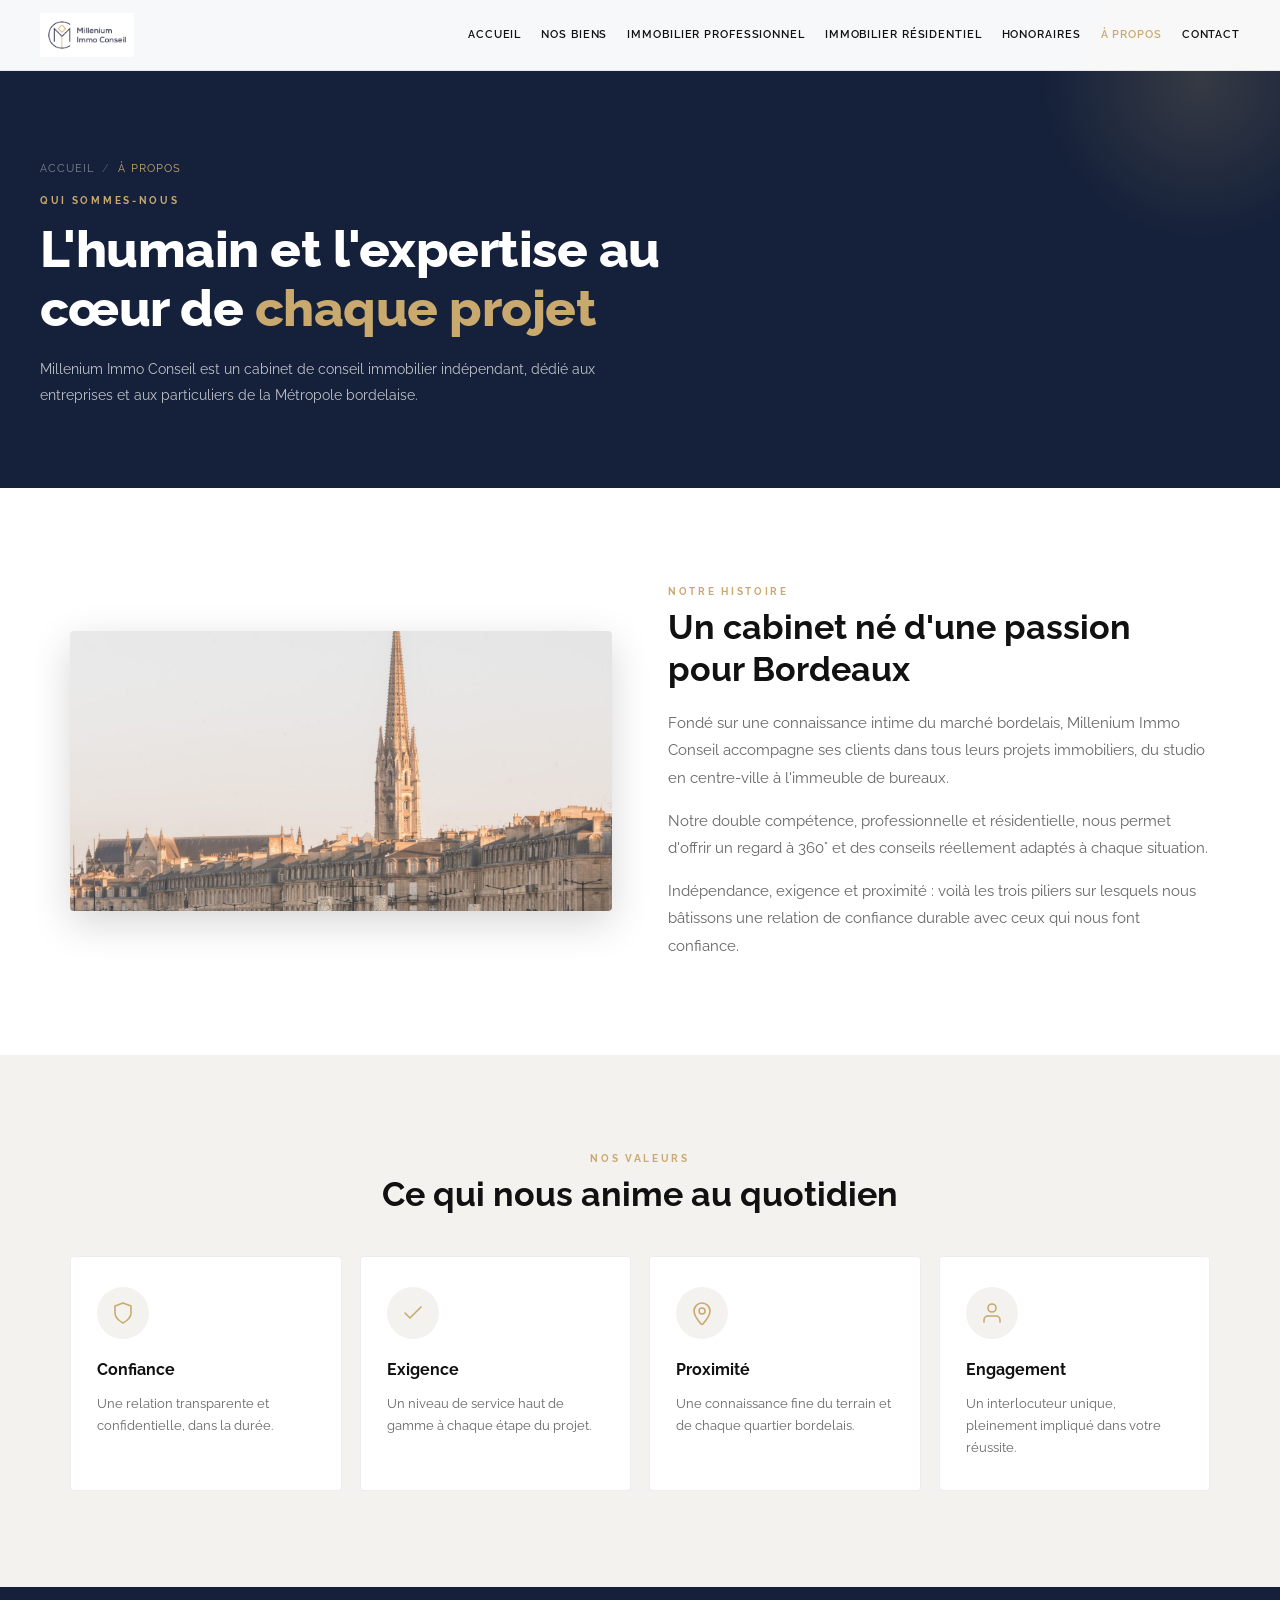
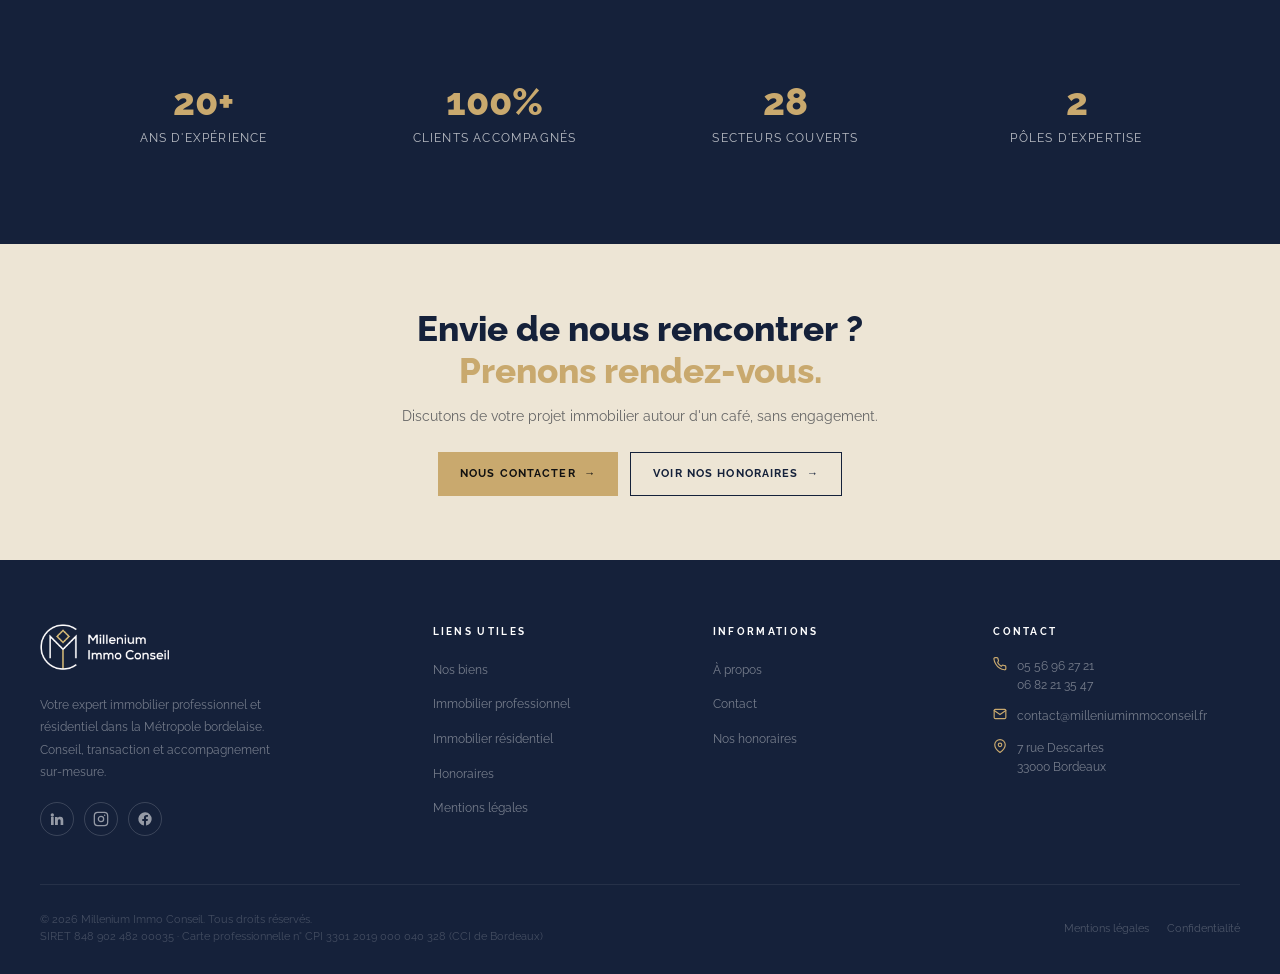
<file: a-propos.html>
<!DOCTYPE html>
<html lang="fr">
<head>
  <meta charset="UTF-8">
  <meta name="viewport" content="width=device-width, initial-scale=1.0">
  <title>À Propos – Millenium Immo Conseil</title>
  <meta name="description" content="Découvrez Millenium Immo Conseil : notre histoire, nos valeurs et notre équipe d'experts de l'immobilier dans la Métropole bordelaise.">
  <link rel="preconnect" href="https://fonts.googleapis.com">
  <link rel="preconnect" href="https://fonts.gstatic.com" crossorigin>
  <link href="https://fonts.googleapis.com/css2?family=Raleway:wght@300;400;500;600;700;800&display=swap" rel="stylesheet">
  <link rel="stylesheet" href="css/style.css">
</head>
<body>

  <!-- ══════════ HEADER ══════════ -->
  <header>
    <div class="header-inner">
      <a href="index.html" class="logo"><picture><source srcset="IMG/Logo_MilleniumImmoConseil.avif" type="image/avif"><img src="IMG/Logo_MilleniumImmoConseil.jpg" alt="Millenium Immo Conseil"></picture></a>
      <button class="nav-toggle" id="navToggle" aria-label="Ouvrir le menu"><span></span><span></span><span></span></button>
      <nav class="main-nav" id="mainNav">
        <a href="index.html">Accueil</a>
        <a href="catalogue.html">Nos Biens</a>
        <a href="professionnel.html">Immobilier Professionnel</a>
        <a href="residentiel.html">Immobilier Résidentiel</a>
        <a href="honoraires.html">Honoraires</a>
        <a href="a-propos.html" class="active">À Propos</a>
        <a href="contact.html">Contact</a>
      </nav>
    </div>
  </header>

  <!-- ══════════ HERO ══════════ -->
  <section class="page-hero">
    <div class="page-hero-inner">
      <div class="breadcrumb">
        <a href="index.html">Accueil</a><span class="sep">/</span><span class="current">À Propos</span>
      </div>
      <span class="eyebrow">Qui sommes-nous</span>
      <h1>L'humain et l'expertise au cœur de <span class="gold">chaque projet</span></h1>
      <p class="lead">Millenium Immo Conseil est un cabinet de conseil immobilier indépendant, dédié aux entreprises et aux particuliers de la Métropole bordelaise.</p>
    </div>
  </section>

  <!-- ══════════ HISTOIRE ══════════ -->
  <section class="section">
    <div class="container">
      <div class="split">
        <div class="split-media" style="background-image:url('IMG/bordeaux-miroir-deau.jpg');"></div>
        <div>
          <span class="eyebrow">Notre histoire</span>
          <h2 class="section-h2">Un cabinet né d'une passion pour Bordeaux</h2>
          <div class="lead-text">
            <p>Fondé sur une connaissance intime du marché bordelais, Millenium Immo Conseil accompagne ses clients dans tous leurs projets immobiliers, du studio en centre-ville à l'immeuble de bureaux.</p>
            <p>Notre double compétence, professionnelle et résidentielle, nous permet d'offrir un regard à 360° et des conseils réellement adaptés à chaque situation.</p>
            <p>Indépendance, exigence et proximité&nbsp;: voilà les trois piliers sur lesquels nous bâtissons une relation de confiance durable avec ceux qui nous font confiance.</p>
          </div>
        </div>
      </div>
    </div>
  </section>

  <!-- ══════════ VALEURS ══════════ -->
  <section class="section alt">
    <div class="container">
      <div class="section-head">
        <span class="eyebrow">Nos valeurs</span>
        <h2 class="section-h2">Ce qui nous anime au quotidien</h2>
      </div>
      <div class="values-grid">
        <div class="feature-card">
          <div class="feature-icon"><svg width="24" height="24" viewBox="0 0 24 24" fill="none" stroke="currentColor" stroke-width="1.6" stroke-linecap="round" stroke-linejoin="round"><path d="M12 22s8-4 8-10V5l-8-3-8 3v7c0 6 8 10 8 10z"/></svg></div>
          <h3>Confiance</h3>
          <p>Une relation transparente et confidentielle, dans la durée.</p>
        </div>
        <div class="feature-card">
          <div class="feature-icon"><svg width="24" height="24" viewBox="0 0 24 24" fill="none" stroke="currentColor" stroke-width="1.6" stroke-linecap="round" stroke-linejoin="round"><polyline points="20 6 9 17 4 12"/></svg></div>
          <h3>Exigence</h3>
          <p>Un niveau de service haut de gamme à chaque étape du projet.</p>
        </div>
        <div class="feature-card">
          <div class="feature-icon"><svg width="24" height="24" viewBox="0 0 24 24" fill="none" stroke="currentColor" stroke-width="1.6" stroke-linecap="round" stroke-linejoin="round"><path d="M12 2a8 8 0 0 1 8 8c0 5.25-8 14-8 14S4 15.25 4 10a8 8 0 0 1 8-8z"/><circle cx="12" cy="10" r="3"/></svg></div>
          <h3>Proximité</h3>
          <p>Une connaissance fine du terrain et de chaque quartier bordelais.</p>
        </div>
        <div class="feature-card">
          <div class="feature-icon"><svg width="24" height="24" viewBox="0 0 24 24" fill="none" stroke="currentColor" stroke-width="1.6" stroke-linecap="round" stroke-linejoin="round"><path d="M20 21v-2a4 4 0 0 0-4-4H8a4 4 0 0 0-4 4v2"/><circle cx="12" cy="7" r="4"/></svg></div>
          <h3>Engagement</h3>
          <p>Un interlocuteur unique, pleinement impliqué dans votre réussite.</p>
        </div>
      </div>
    </div>
  </section>

  <!-- ══════════ CHIFFRES ══════════ -->
  <section class="section navy">
    <div class="container">
      <div class="stats">
        <div class="stat"><div class="num">20+</div><div class="label">Ans d'expérience</div></div>
        <div class="stat"><div class="num">100%</div><div class="label">Clients accompagnés</div></div>
        <div class="stat"><div class="num">28</div><div class="label">Secteurs couverts</div></div>
        <div class="stat"><div class="num">2</div><div class="label">Pôles d'expertise</div></div>
      </div>
    </div>
  </section>

  <!-- ══════════ CTA ══════════ -->
  <section class="cta-band">
    <h2>Envie de nous rencontrer&nbsp;?<br><span class="gold">Prenons rendez-vous.</span></h2>
    <p>Discutons de votre projet immobilier autour d'un café, sans engagement.</p>
    <div class="cta-btns">
      <a href="contact.html" class="btn-cta-gold">Nous contacter &nbsp;→</a>
      <a href="honoraires.html" class="btn-cta-dark">Voir nos honoraires &nbsp;→</a>
    </div>
  </section>

  <!-- ══════════ FOOTER ══════════ -->
  <footer>
    <div class="footer-wrap">
      <div class="footer-top">
        <div>
          <a href="index.html" class="f-logo-link" aria-label="Millenium Immo Conseil – accueil">
            <img src="IMG/logo-millenium-blanc.png" alt="Millenium Immo Conseil" class="f-logo" width="832" height="296" loading="lazy" decoding="async">
          </a>
          <p class="f-brand-desc">Votre expert immobilier professionnel et résidentiel dans la Métropole bordelaise. Conseil, transaction et accompagnement sur-mesure.</p>
          <div class="f-socials">
            <a href="#" aria-label="Millenium Immo Conseil sur LinkedIn" target="_blank" rel="noopener noreferrer">
              <svg width="16" height="16" viewBox="0 0 24 24" fill="currentColor" aria-hidden="true"><path d="M4.98 3.5a2.5 2.5 0 1 1 0 5 2.5 2.5 0 0 1 0-5zM3 9h4v12H3zM9 9h3.8v1.71h.05c.53-.95 1.83-1.96 3.77-1.96 4.03 0 4.78 2.5 4.78 5.76V21h-4v-5.6c0-1.34-.03-3.07-1.9-3.07-1.9 0-2.2 1.46-2.2 2.97V21H9z"/></svg>
            </a>
            <a href="#" aria-label="Millenium Immo Conseil sur Instagram" target="_blank" rel="noopener noreferrer">
              <svg width="16" height="16" viewBox="0 0 24 24" fill="none" stroke="currentColor" stroke-width="1.9" stroke-linecap="round" stroke-linejoin="round" aria-hidden="true"><rect x="2" y="2" width="20" height="20" rx="5"/><circle cx="12" cy="12" r="4"/><circle cx="17.5" cy="6.5" r="1.1" fill="currentColor" stroke="none"/></svg>
            </a>
            <a href="#" aria-label="Millenium Immo Conseil sur Facebook" target="_blank" rel="noopener noreferrer">
              <svg width="16" height="16" viewBox="0 0 24 24" fill="currentColor" aria-hidden="true"><path d="M22 12a10 10 0 1 0-11.56 9.88v-6.99H7.9V12h2.54V9.8c0-2.51 1.49-3.9 3.78-3.9 1.1 0 2.24.2 2.24.2v2.46h-1.26c-1.24 0-1.63.77-1.63 1.56V12h2.78l-.45 2.89h-2.33v6.99A10 10 0 0 0 22 12z"/></svg>
            </a>
          </div>
        </div>
        <div>
          <p class="f-col-title">Liens Utiles</p>
          <ul class="f-links">
            <li><a href="catalogue.html">Nos biens</a></li>
            <li><a href="professionnel.html">Immobilier professionnel</a></li>
            <li><a href="residentiel.html">Immobilier résidentiel</a></li>
            <li><a href="honoraires.html">Honoraires</a></li>
            <li><a href="mentions-legales.html">Mentions légales</a></li>
          </ul>
        </div>
        <div>
          <p class="f-col-title">Informations</p>
          <ul class="f-links">
            <li><a href="a-propos.html">À propos</a></li>
            <li><a href="contact.html">Contact</a></li>
            <li><a href="honoraires.html">Nos honoraires</a></li>
          </ul>
        </div>
        <div>
          <p class="f-col-title">Contact</p>
          <div class="f-contact-row">
            <svg width="14" height="14" viewBox="0 0 24 24" fill="none" stroke="currentColor" stroke-width="2" stroke-linecap="round" stroke-linejoin="round"><path d="M22 16.92v3a2 2 0 0 1-2.18 2 19.79 19.79 0 0 1-8.63-3.07A19.5 19.5 0 0 1 4.69 12 19.79 19.79 0 0 1 1.61 3.37 2 2 0 0 1 3.58 1h3a2 2 0 0 1 2 1.72 12.84 12.84 0 0 0 .7 2.81 2 2 0 0 1-.45 2.11L8.09 9.91a16 16 0 0 0 6 6l1.27-1.27a2 2 0 0 1 2.11-.45 12.84 12.84 0 0 0 2.81.7A2 2 0 0 1 22 16.92z"/></svg>
            <span>05 56 96 27 21<br>06 82 21 35 47</span>
          </div>
          <div class="f-contact-row">
            <svg width="14" height="14" viewBox="0 0 24 24" fill="none" stroke="currentColor" stroke-width="2" stroke-linecap="round" stroke-linejoin="round"><path d="M4 4h16c1.1 0 2 .9 2 2v12c0 1.1-.9 2-2 2H4c-1.1 0-2-.9-2-2V6c0-1.1.9-2 2-2z"/><polyline points="22,6 12,13 2,6"/></svg>
            <span>contact@milleniumimmoconseil.fr</span>
          </div>
          <div class="f-contact-row">
            <svg width="14" height="14" viewBox="0 0 24 24" fill="none" stroke="currentColor" stroke-width="2" stroke-linecap="round" stroke-linejoin="round"><path d="M21 10c0 7-9 13-9 13s-9-6-9-13a9 9 0 0 1 18 0z"/><circle cx="12" cy="10" r="3"/></svg>
            <span>7 rue Descartes<br>33000 Bordeaux</span>
          </div>
        </div>
      </div>
      <div class="footer-bottom">
        <span>© 2026 Millenium Immo Conseil. Tous droits réservés.<br>SIRET 848&nbsp;902&nbsp;482&nbsp;00035 · Carte professionnelle n°&nbsp;CPI 3301 2019 000 040 328 (CCI de Bordeaux)</span>
        <div class="footer-bottom-links">
          <a href="mentions-legales.html">Mentions légales</a>
          <a href="mentions-legales.html">Confidentialité</a>
        </div>
      </div>
    </div>
  </footer>

  <script src="js/main.js"></script>
</body>
</html>
</file>
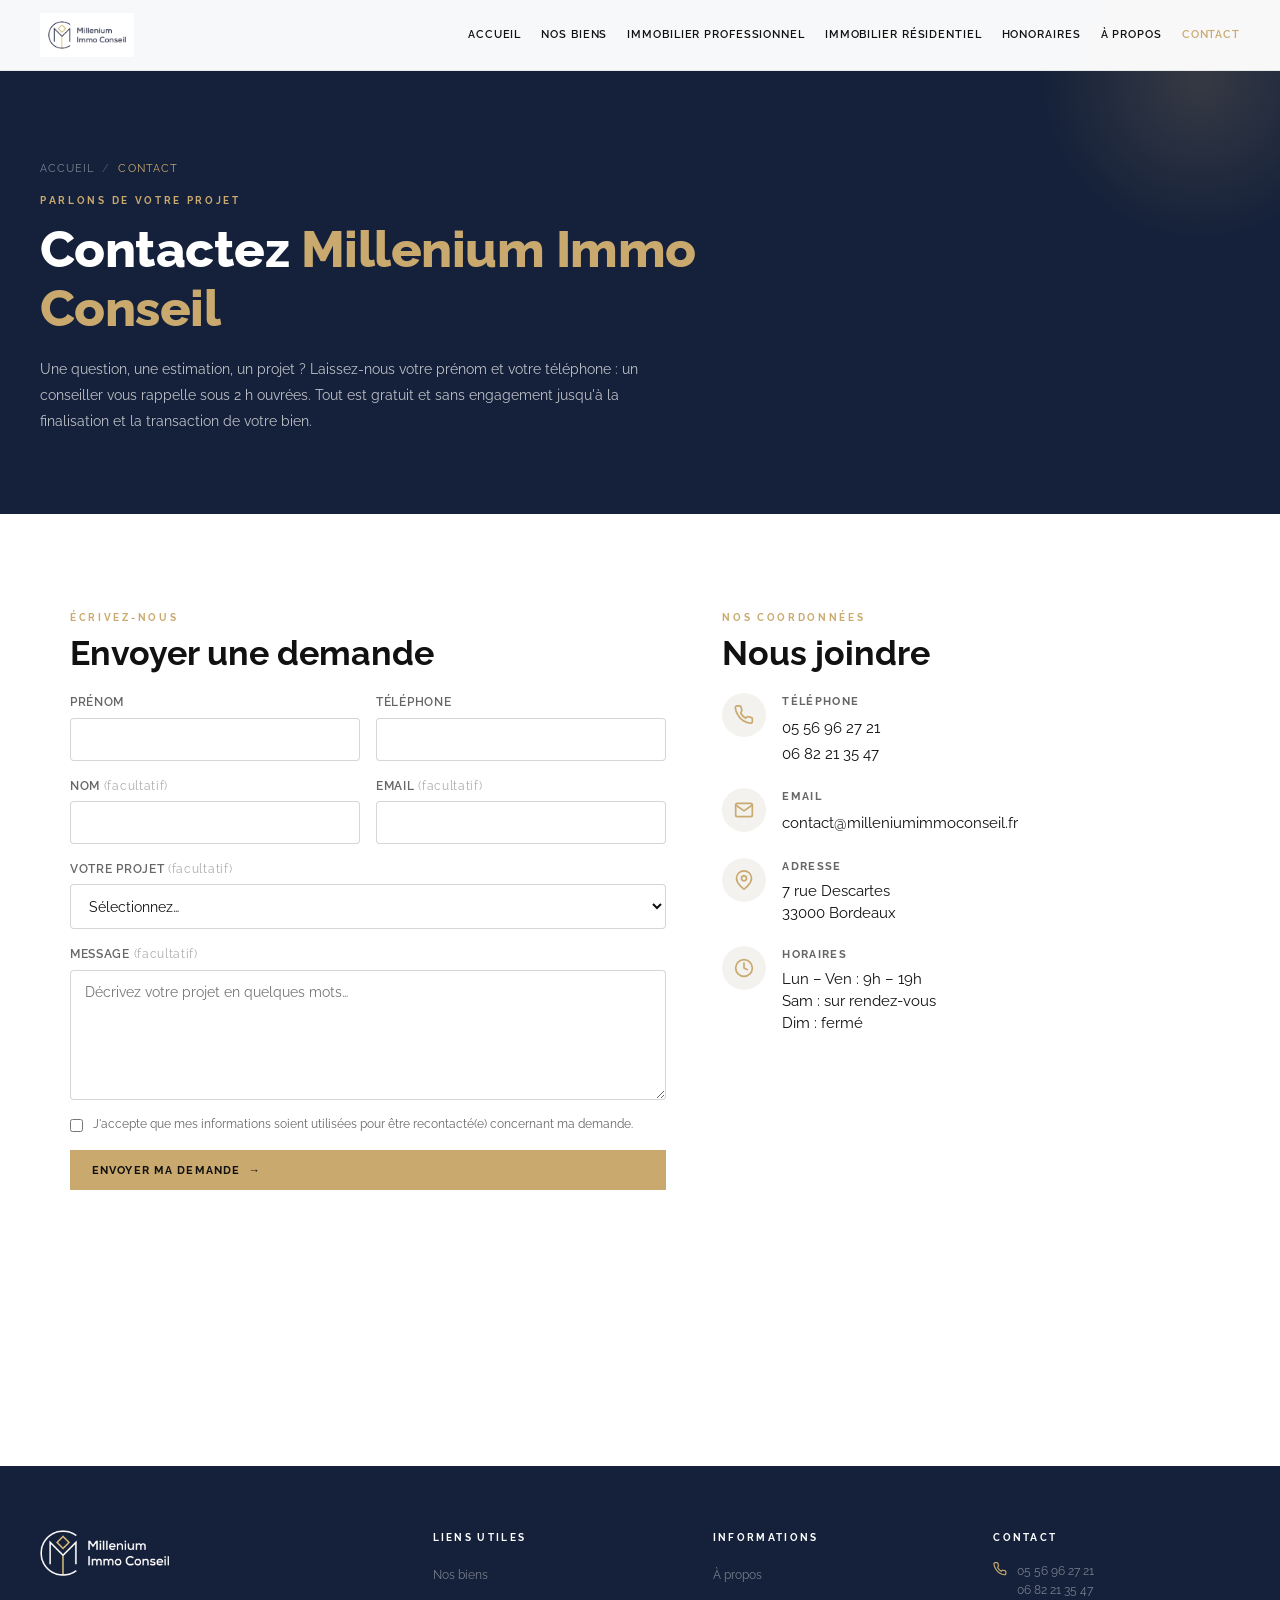
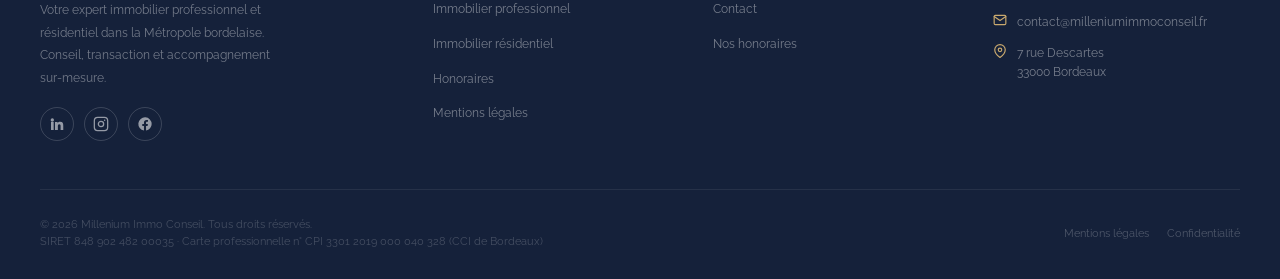
<file: contact.html>
<!DOCTYPE html>
<html lang="fr">
<head>
  <meta charset="UTF-8">
  <meta name="viewport" content="width=device-width, initial-scale=1.0">
  <title>Contact – Millenium Immo Conseil</title>
  <meta name="description" content="Contactez Millenium Immo Conseil pour une estimation gratuite ou un conseil immobilier dans la Métropole bordelaise.">
  <link rel="preconnect" href="https://fonts.googleapis.com">
  <link rel="preconnect" href="https://fonts.gstatic.com" crossorigin>
  <link href="https://fonts.googleapis.com/css2?family=Raleway:wght@300;400;500;600;700;800&display=swap" rel="stylesheet">
  <link rel="stylesheet" href="css/style.css">
</head>
<body>

  <!-- ══════════ HEADER ══════════ -->
  <header>
    <div class="header-inner">
      <a href="index.html" class="logo"><picture><source srcset="IMG/Logo_MilleniumImmoConseil.avif" type="image/avif"><img src="IMG/Logo_MilleniumImmoConseil.jpg" alt="Millenium Immo Conseil"></picture></a>
      <button class="nav-toggle" id="navToggle" aria-label="Ouvrir le menu"><span></span><span></span><span></span></button>
      <nav class="main-nav" id="mainNav">
        <a href="index.html">Accueil</a>
        <a href="catalogue.html">Nos Biens</a>
        <a href="professionnel.html">Immobilier Professionnel</a>
        <a href="residentiel.html">Immobilier Résidentiel</a>
        <a href="honoraires.html">Honoraires</a>
        <a href="a-propos.html">À Propos</a>
        <a href="contact.html" class="active">Contact</a>
      </nav>
    </div>
  </header>

  <!-- ══════════ HERO ══════════ -->
  <section class="page-hero">
    <div class="page-hero-inner">
      <div class="breadcrumb">
        <a href="index.html">Accueil</a><span class="sep">/</span><span class="current">Contact</span>
      </div>
      <span class="eyebrow">Parlons de votre projet</span>
      <h1>Contactez <span class="gold">Millenium Immo Conseil</span></h1>
      <p class="lead">Une question, une estimation, un projet&nbsp;? Laissez-nous votre prénom et votre téléphone&nbsp;: un conseiller vous rappelle sous 2&nbsp;h ouvrées. Tout est gratuit et sans engagement jusqu'à la finalisation et la transaction de votre bien.</p>
    </div>
  </section>

  <!-- ══════════ CONTACT ══════════ -->
  <section class="section">
    <div class="container">
      <div class="contact-layout">

        <!-- Formulaire -->
        <div>
          <span class="eyebrow">Écrivez-nous</span>
          <h2 class="section-h2">Envoyer une demande</h2>
          <form class="contact-form" id="contactForm">
            <div class="form-row">
              <div class="field">
                <label for="prenom">Prénom</label>
                <input type="text" id="prenom" name="prenom" autocomplete="given-name" required>
              </div>
              <div class="field">
                <label for="tel">Téléphone</label>
                <input type="tel" id="tel" name="tel" autocomplete="tel" required>
              </div>
            </div>
            <!-- Champs facultatifs : on demande le minimum, on qualifie au rappel (levier 5) -->
            <div class="form-row">
              <div class="field">
                <label for="nom">Nom <span style="font-weight:400;text-transform:none;opacity:.55;">(facultatif)</span></label>
                <input type="text" id="nom" name="nom" autocomplete="family-name">
              </div>
              <div class="field">
                <label for="email">Email <span style="font-weight:400;text-transform:none;opacity:.55;">(facultatif)</span></label>
                <input type="email" id="email" name="email" autocomplete="email">
              </div>
            </div>
            <div class="field">
              <label for="sujet">Votre projet <span style="font-weight:400;text-transform:none;opacity:.55;">(facultatif)</span></label>
              <select id="sujet" name="sujet">
                <option value="">Sélectionnez…</option>
                <option>Vendre un bien résidentiel</option>
                <option>Acheter un bien résidentiel</option>
                <option>Immobilier professionnel</option>
                <option>Estimation gratuite</option>
                <option>Autre demande</option>
              </select>
            </div>
            <div class="field">
              <label for="message">Message <span style="font-weight:400;text-transform:none;opacity:.55;">(facultatif)</span></label>
              <textarea id="message" name="message" placeholder="Décrivez votre projet en quelques mots…"></textarea>
            </div>
            <label class="form-consent">
              <input type="checkbox" required>
              <span>J'accepte que mes informations soient utilisées pour être recontacté(e) concernant ma demande.</span>
            </label>
            <input type="checkbox" name="botcheck" tabindex="-1" autocomplete="off" style="display:none;" aria-hidden="true">
            <button type="submit" class="btn-cta-gold">Envoyer ma demande &nbsp;→</button>
            <p class="form-feedback" id="formFeedback" role="status" aria-live="polite"></p>
          </form>
        </div>

        <!-- Coordonnées -->
        <div>
          <span class="eyebrow">Nos coordonnées</span>
          <h2 class="section-h2">Nous joindre</h2>
          <div class="contact-info-card">
            <div class="contact-info-row">
              <div class="ci-icon"><svg width="20" height="20" viewBox="0 0 24 24" fill="none" stroke="currentColor" stroke-width="2" stroke-linecap="round" stroke-linejoin="round"><path d="M22 16.92v3a2 2 0 0 1-2.18 2 19.79 19.79 0 0 1-8.63-3.07A19.5 19.5 0 0 1 4.69 12 19.79 19.79 0 0 1 1.61 3.37 2 2 0 0 1 3.58 1h3a2 2 0 0 1 2 1.72 12.84 12.84 0 0 0 .7 2.81 2 2 0 0 1-.45 2.11L8.09 9.91a16 16 0 0 0 6 6l1.27-1.27a2 2 0 0 1 2.11-.45 12.84 12.84 0 0 0 2.81.7A2 2 0 0 1 22 16.92z"/></svg></div>
              <div><h4>Téléphone</h4><a href="tel:+33556962721">05 56 96 27 21</a><br><a href="tel:+33682213547">06 82 21 35 47</a></div>
            </div>
            <div class="contact-info-row">
              <div class="ci-icon"><svg width="20" height="20" viewBox="0 0 24 24" fill="none" stroke="currentColor" stroke-width="2" stroke-linecap="round" stroke-linejoin="round"><path d="M4 4h16c1.1 0 2 .9 2 2v12c0 1.1-.9 2-2 2H4c-1.1 0-2-.9-2-2V6c0-1.1.9-2 2-2z"/><polyline points="22,6 12,13 2,6"/></svg></div>
              <div><h4>Email</h4><a href="mailto:contact@milleniumimmoconseil.fr">contact@milleniumimmoconseil.fr</a></div>
            </div>
            <div class="contact-info-row">
              <div class="ci-icon"><svg width="20" height="20" viewBox="0 0 24 24" fill="none" stroke="currentColor" stroke-width="2" stroke-linecap="round" stroke-linejoin="round"><path d="M21 10c0 7-9 13-9 13s-9-6-9-13a9 9 0 0 1 18 0z"/><circle cx="12" cy="10" r="3"/></svg></div>
              <div><h4>Adresse</h4><p>7 rue Descartes<br>33000 Bordeaux</p></div>
            </div>
            <div class="contact-info-row">
              <div class="ci-icon"><svg width="20" height="20" viewBox="0 0 24 24" fill="none" stroke="currentColor" stroke-width="2" stroke-linecap="round" stroke-linejoin="round"><circle cx="12" cy="12" r="10"/><path d="M12 6v6l4 2"/></svg></div>
              <div><h4>Horaires</h4><p>Lun – Ven&nbsp;: 9h – 19h<br>Sam&nbsp;: sur rendez-vous<br>Dim&nbsp;: fermé</p></div>
            </div>
          </div>
          <iframe class="map-embed" title="Carte Bordeaux" loading="lazy" referrerpolicy="no-referrer-when-downgrade" src="https://www.openstreetmap.org/export/embed.html?bbox=-0.62%2C44.80%2C-0.52%2C44.87&amp;layer=mapnik&amp;marker=44.8378%2C-0.5792"></iframe>
        </div>

      </div>
    </div>
  </section>

  <!-- ══════════ FOOTER ══════════ -->
  <footer>
    <div class="footer-wrap">
      <div class="footer-top">
        <div>
          <a href="index.html" class="f-logo-link" aria-label="Millenium Immo Conseil – accueil">
            <img src="IMG/logo-millenium-blanc.png" alt="Millenium Immo Conseil" class="f-logo" width="832" height="296" loading="lazy" decoding="async">
          </a>
          <p class="f-brand-desc">Votre expert immobilier professionnel et résidentiel dans la Métropole bordelaise. Conseil, transaction et accompagnement sur-mesure.</p>
          <div class="f-socials">
            <a href="#" aria-label="Millenium Immo Conseil sur LinkedIn" target="_blank" rel="noopener noreferrer">
              <svg width="16" height="16" viewBox="0 0 24 24" fill="currentColor" aria-hidden="true"><path d="M4.98 3.5a2.5 2.5 0 1 1 0 5 2.5 2.5 0 0 1 0-5zM3 9h4v12H3zM9 9h3.8v1.71h.05c.53-.95 1.83-1.96 3.77-1.96 4.03 0 4.78 2.5 4.78 5.76V21h-4v-5.6c0-1.34-.03-3.07-1.9-3.07-1.9 0-2.2 1.46-2.2 2.97V21H9z"/></svg>
            </a>
            <a href="#" aria-label="Millenium Immo Conseil sur Instagram" target="_blank" rel="noopener noreferrer">
              <svg width="16" height="16" viewBox="0 0 24 24" fill="none" stroke="currentColor" stroke-width="1.9" stroke-linecap="round" stroke-linejoin="round" aria-hidden="true"><rect x="2" y="2" width="20" height="20" rx="5"/><circle cx="12" cy="12" r="4"/><circle cx="17.5" cy="6.5" r="1.1" fill="currentColor" stroke="none"/></svg>
            </a>
            <a href="#" aria-label="Millenium Immo Conseil sur Facebook" target="_blank" rel="noopener noreferrer">
              <svg width="16" height="16" viewBox="0 0 24 24" fill="currentColor" aria-hidden="true"><path d="M22 12a10 10 0 1 0-11.56 9.88v-6.99H7.9V12h2.54V9.8c0-2.51 1.49-3.9 3.78-3.9 1.1 0 2.24.2 2.24.2v2.46h-1.26c-1.24 0-1.63.77-1.63 1.56V12h2.78l-.45 2.89h-2.33v6.99A10 10 0 0 0 22 12z"/></svg>
            </a>
          </div>
        </div>
        <div>
          <p class="f-col-title">Liens Utiles</p>
          <ul class="f-links">
            <li><a href="catalogue.html">Nos biens</a></li>
            <li><a href="professionnel.html">Immobilier professionnel</a></li>
            <li><a href="residentiel.html">Immobilier résidentiel</a></li>
            <li><a href="honoraires.html">Honoraires</a></li>
            <li><a href="mentions-legales.html">Mentions légales</a></li>
          </ul>
        </div>
        <div>
          <p class="f-col-title">Informations</p>
          <ul class="f-links">
            <li><a href="a-propos.html">À propos</a></li>
            <li><a href="contact.html">Contact</a></li>
            <li><a href="honoraires.html">Nos honoraires</a></li>
          </ul>
        </div>
        <div>
          <p class="f-col-title">Contact</p>
          <div class="f-contact-row">
            <svg width="14" height="14" viewBox="0 0 24 24" fill="none" stroke="currentColor" stroke-width="2" stroke-linecap="round" stroke-linejoin="round"><path d="M22 16.92v3a2 2 0 0 1-2.18 2 19.79 19.79 0 0 1-8.63-3.07A19.5 19.5 0 0 1 4.69 12 19.79 19.79 0 0 1 1.61 3.37 2 2 0 0 1 3.58 1h3a2 2 0 0 1 2 1.72 12.84 12.84 0 0 0 .7 2.81 2 2 0 0 1-.45 2.11L8.09 9.91a16 16 0 0 0 6 6l1.27-1.27a2 2 0 0 1 2.11-.45 12.84 12.84 0 0 0 2.81.7A2 2 0 0 1 22 16.92z"/></svg>
            <span>05 56 96 27 21<br>06 82 21 35 47</span>
          </div>
          <div class="f-contact-row">
            <svg width="14" height="14" viewBox="0 0 24 24" fill="none" stroke="currentColor" stroke-width="2" stroke-linecap="round" stroke-linejoin="round"><path d="M4 4h16c1.1 0 2 .9 2 2v12c0 1.1-.9 2-2 2H4c-1.1 0-2-.9-2-2V6c0-1.1.9-2 2-2z"/><polyline points="22,6 12,13 2,6"/></svg>
            <span>contact@milleniumimmoconseil.fr</span>
          </div>
          <div class="f-contact-row">
            <svg width="14" height="14" viewBox="0 0 24 24" fill="none" stroke="currentColor" stroke-width="2" stroke-linecap="round" stroke-linejoin="round"><path d="M21 10c0 7-9 13-9 13s-9-6-9-13a9 9 0 0 1 18 0z"/><circle cx="12" cy="10" r="3"/></svg>
            <span>7 rue Descartes<br>33000 Bordeaux</span>
          </div>
        </div>
      </div>
      <div class="footer-bottom">
        <span>© 2026 Millenium Immo Conseil. Tous droits réservés.<br>SIRET 848&nbsp;902&nbsp;482&nbsp;00035 · Carte professionnelle n°&nbsp;CPI 3301 2019 000 040 328 (CCI de Bordeaux)</span>
        <div class="footer-bottom-links">
          <a href="mentions-legales.html">Mentions légales</a>
          <a href="mentions-legales.html">Confidentialité</a>
        </div>
      </div>
    </div>
  </footer>

  <script src="js/main.js"></script>
  <script src="js/forms-config.js"></script>
  <script src="js/forms.js"></script>
</body>
</html>
</file>
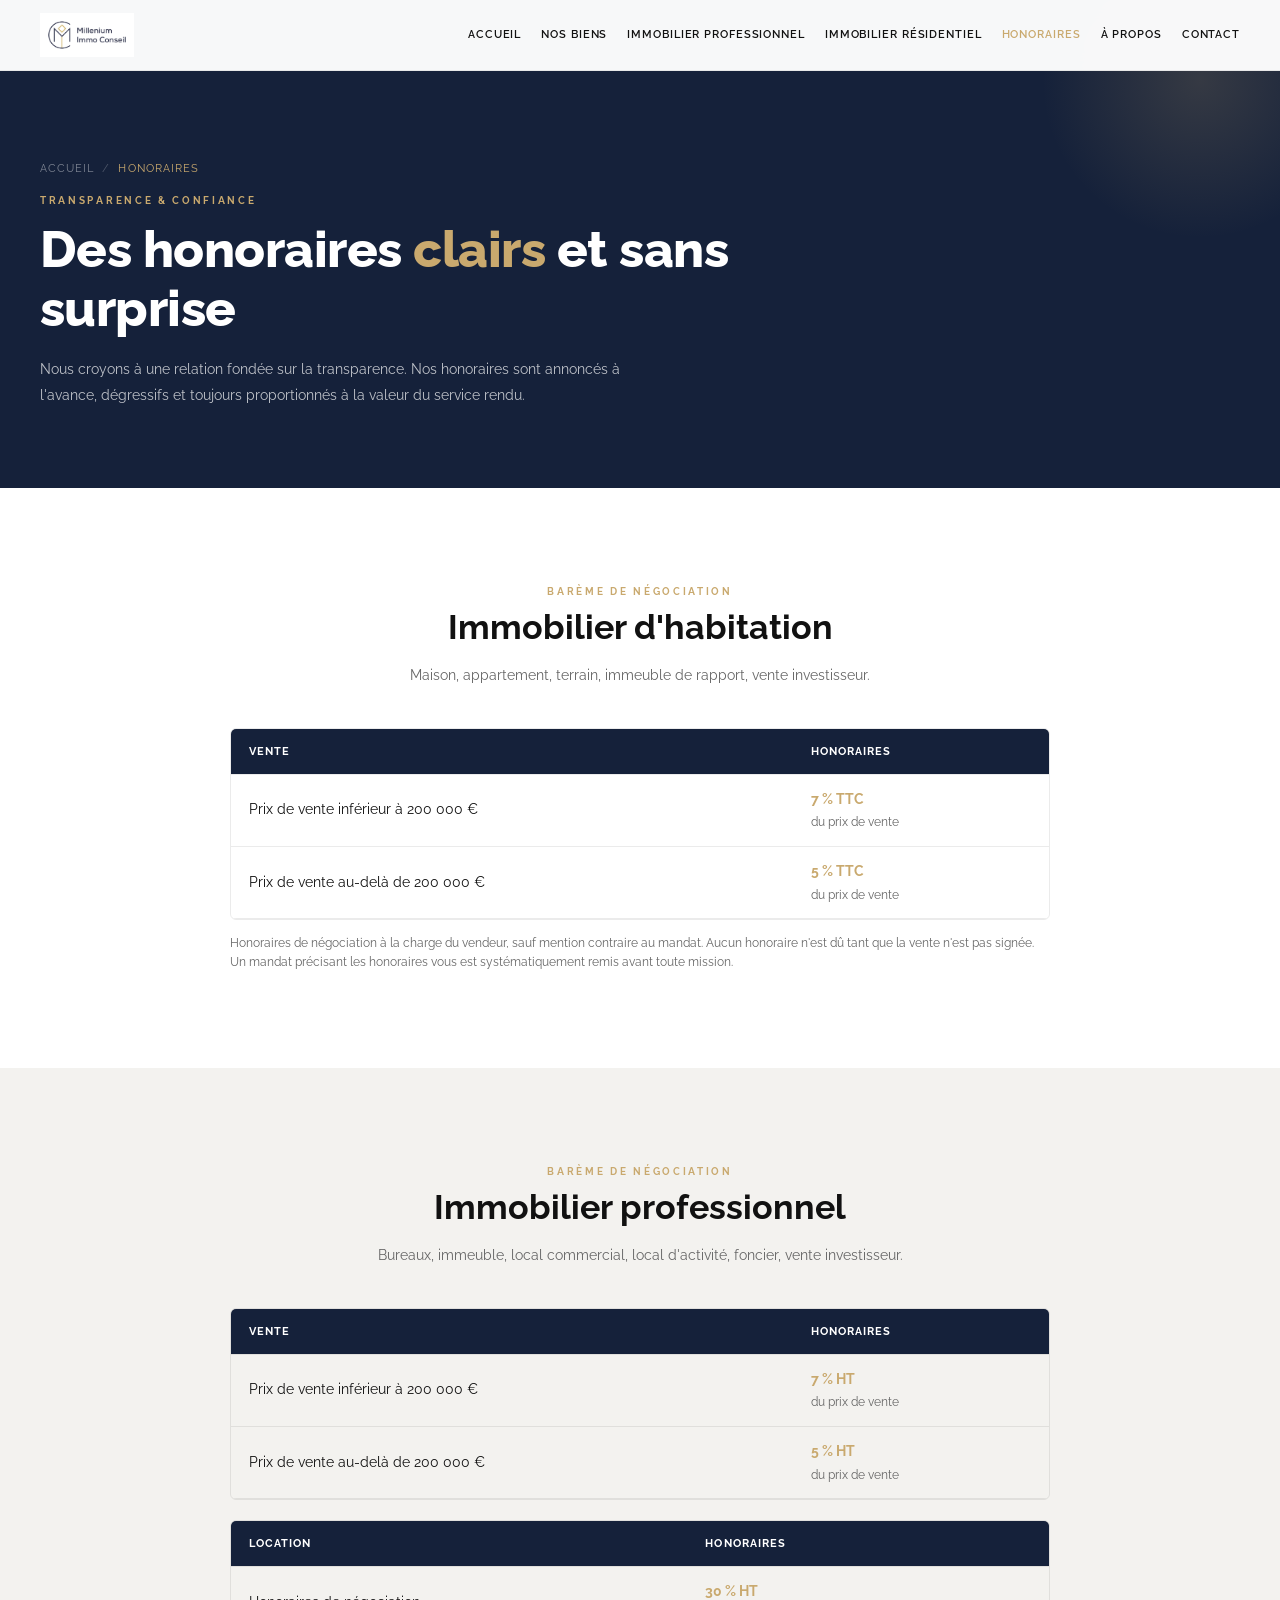
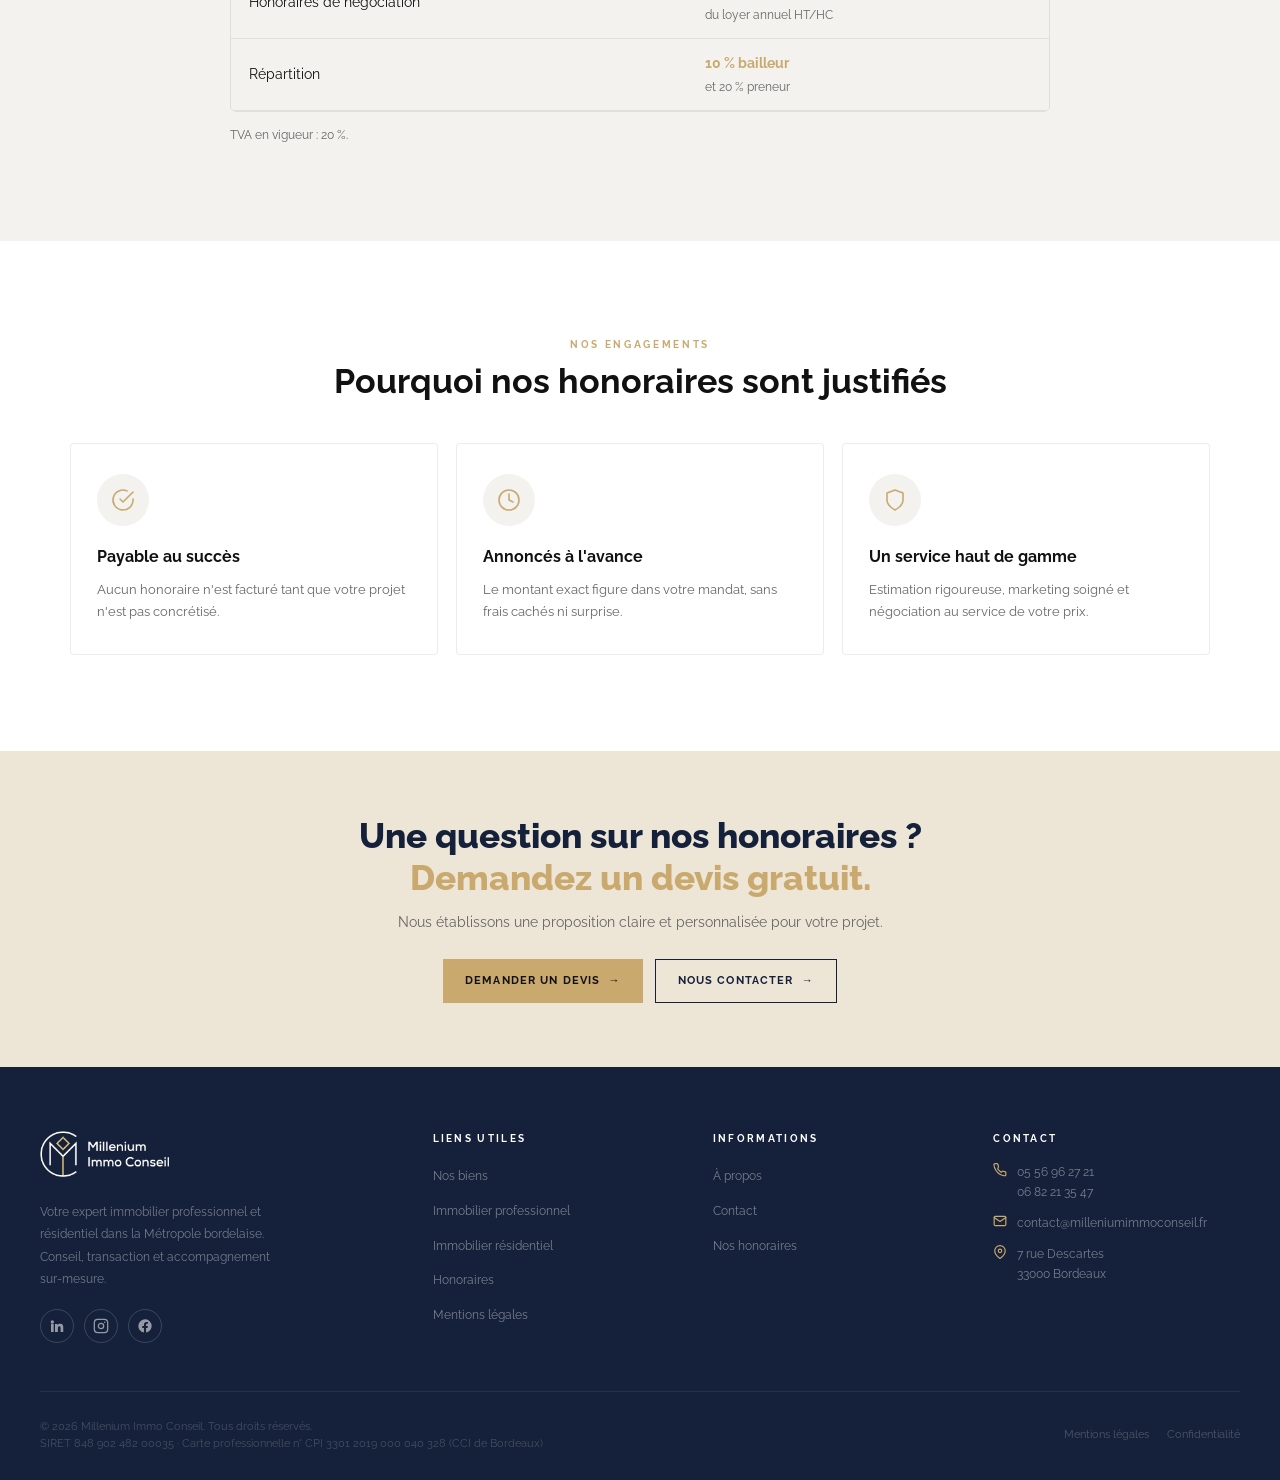
<file: honoraires.html>
<!DOCTYPE html>
<html lang="fr">
<head>
  <meta charset="UTF-8">
  <meta name="viewport" content="width=device-width, initial-scale=1.0">
  <title>Honoraires – Millenium Immo Conseil</title>
  <meta name="description" content="Honoraires transparents pour la vente, l'achat et la location de biens immobiliers professionnels et résidentiels dans la Métropole bordelaise.">
  <link rel="preconnect" href="https://fonts.googleapis.com">
  <link rel="preconnect" href="https://fonts.gstatic.com" crossorigin>
  <link href="https://fonts.googleapis.com/css2?family=Raleway:wght@300;400;500;600;700;800&display=swap" rel="stylesheet">
  <link rel="stylesheet" href="css/style.css">
</head>
<body>

  <!-- ══════════ HEADER ══════════ -->
  <header>
    <div class="header-inner">
      <a href="index.html" class="logo"><picture><source srcset="IMG/Logo_MilleniumImmoConseil.avif" type="image/avif"><img src="IMG/Logo_MilleniumImmoConseil.jpg" alt="Millenium Immo Conseil"></picture></a>
      <button class="nav-toggle" id="navToggle" aria-label="Ouvrir le menu"><span></span><span></span><span></span></button>
      <nav class="main-nav" id="mainNav">
        <a href="index.html">Accueil</a>
        <a href="catalogue.html">Nos Biens</a>
        <a href="professionnel.html">Immobilier Professionnel</a>
        <a href="residentiel.html">Immobilier Résidentiel</a>
        <a href="honoraires.html" class="active">Honoraires</a>
        <a href="a-propos.html">À Propos</a>
        <a href="contact.html">Contact</a>
      </nav>
    </div>
  </header>

  <!-- ══════════ HERO ══════════ -->
  <section class="page-hero">
    <div class="page-hero-inner">
      <div class="breadcrumb">
        <a href="index.html">Accueil</a><span class="sep">/</span><span class="current">Honoraires</span>
      </div>
      <span class="eyebrow">Transparence &amp; confiance</span>
      <h1>Des honoraires <span class="gold">clairs</span> et sans surprise</h1>
      <p class="lead">Nous croyons à une relation fondée sur la transparence. Nos honoraires sont annoncés à l'avance, dégressifs et toujours proportionnés à la valeur du service rendu.</p>
    </div>
  </section>

  <!-- ══════════ HABITATION ══════════ -->
  <section class="section">
    <div class="container-narrow">
      <div class="section-head">
        <span class="eyebrow">Barème de négociation</span>
        <h2 class="section-h2">Immobilier d'habitation</h2>
        <p>Maison, appartement, terrain, immeuble de rapport, vente investisseur.</p>
      </div>
      <div class="fee-table-wrap">
        <table class="fee-table">
          <thead>
            <tr><th>Vente</th><th>Honoraires</th></tr>
          </thead>
          <tbody>
            <tr><td>Prix de vente inférieur à 200 000 €</td><td>7&nbsp;% TTC<br><span class="fee-note">du prix de vente</span></td></tr>
            <tr><td>Prix de vente au-delà de 200 000 €</td><td>5&nbsp;% TTC<br><span class="fee-note">du prix de vente</span></td></tr>
          </tbody>
        </table>
      </div>
      <p class="note">Honoraires de négociation à la charge du vendeur, sauf mention contraire au mandat. Aucun honoraire n'est dû tant que la vente n'est pas signée. Un mandat précisant les honoraires vous est systématiquement remis avant toute mission.</p>
    </div>
  </section>

  <!-- ══════════ PROFESSIONNEL ══════════ -->
  <section class="section alt">
    <div class="container-narrow">
      <div class="section-head">
        <span class="eyebrow">Barème de négociation</span>
        <h2 class="section-h2">Immobilier professionnel</h2>
        <p>Bureaux, immeuble, local commercial, local d'activité, foncier, vente investisseur.</p>
      </div>
      <div class="fee-table-wrap">
        <table class="fee-table">
          <thead>
            <tr><th>Vente</th><th>Honoraires</th></tr>
          </thead>
          <tbody>
            <tr><td>Prix de vente inférieur à 200 000 €</td><td>7&nbsp;% HT<br><span class="fee-note">du prix de vente</span></td></tr>
            <tr><td>Prix de vente au-delà de 200 000 €</td><td>5&nbsp;% HT<br><span class="fee-note">du prix de vente</span></td></tr>
          </tbody>
        </table>
      </div>

      <div class="fee-table-wrap" style="margin-top:20px;">
        <table class="fee-table">
          <thead>
            <tr><th>Location</th><th>Honoraires</th></tr>
          </thead>
          <tbody>
            <tr><td>Honoraires de négociation</td><td>30&nbsp;% HT<br><span class="fee-note">du loyer annuel HT/HC</span></td></tr>
            <tr><td>Répartition</td><td>10&nbsp;% bailleur<br><span class="fee-note">et 20&nbsp;% preneur</span></td></tr>
          </tbody>
        </table>
      </div>
      <p class="note">TVA en vigueur&nbsp;: 20&nbsp;%.</p>
    </div>
  </section>

  <!-- ══════════ ENGAGEMENTS ══════════ -->
  <section class="section">
    <div class="container">
      <div class="section-head">
        <span class="eyebrow">Nos engagements</span>
        <h2 class="section-h2">Pourquoi nos honoraires sont justifiés</h2>
      </div>
      <div class="cards-grid cols-3">
        <div class="feature-card">
          <div class="feature-icon"><svg width="24" height="24" viewBox="0 0 24 24" fill="none" stroke="currentColor" stroke-width="1.6" stroke-linecap="round" stroke-linejoin="round"><path d="M22 11.08V12a10 10 0 1 1-5.93-9.14"/><polyline points="22 4 12 14.01 9 11.01"/></svg></div>
          <h3>Payable au succès</h3>
          <p>Aucun honoraire n'est facturé tant que votre projet n'est pas concrétisé.</p>
        </div>
        <div class="feature-card">
          <div class="feature-icon"><svg width="24" height="24" viewBox="0 0 24 24" fill="none" stroke="currentColor" stroke-width="1.6" stroke-linecap="round" stroke-linejoin="round"><circle cx="12" cy="12" r="10"/><path d="M12 6v6l4 2"/></svg></div>
          <h3>Annoncés à l'avance</h3>
          <p>Le montant exact figure dans votre mandat, sans frais cachés ni surprise.</p>
        </div>
        <div class="feature-card">
          <div class="feature-icon"><svg width="24" height="24" viewBox="0 0 24 24" fill="none" stroke="currentColor" stroke-width="1.6" stroke-linecap="round" stroke-linejoin="round"><path d="M12 22s8-4 8-10V5l-8-3-8 3v7c0 6 8 10 8 10z"/></svg></div>
          <h3>Un service haut de gamme</h3>
          <p>Estimation rigoureuse, marketing soigné et négociation au service de votre prix.</p>
        </div>
      </div>
    </div>
  </section>

  <!-- ══════════ CTA ══════════ -->
  <section class="cta-band">
    <h2>Une question sur nos honoraires&nbsp;?<br><span class="gold">Demandez un devis gratuit.</span></h2>
    <p>Nous établissons une proposition claire et personnalisée pour votre projet.</p>
    <div class="cta-btns">
      <a href="contact.html" class="btn-cta-gold">Demander un devis &nbsp;→</a>
      <a href="contact.html" class="btn-cta-dark">Nous contacter &nbsp;→</a>
    </div>
  </section>

  <!-- ══════════ FOOTER ══════════ -->
  <footer>
    <div class="footer-wrap">
      <div class="footer-top">
        <div>
          <a href="index.html" class="f-logo-link" aria-label="Millenium Immo Conseil – accueil">
            <img src="IMG/logo-millenium-blanc.png" alt="Millenium Immo Conseil" class="f-logo" width="832" height="296" loading="lazy" decoding="async">
          </a>
          <p class="f-brand-desc">Votre expert immobilier professionnel et résidentiel dans la Métropole bordelaise. Conseil, transaction et accompagnement sur-mesure.</p>
          <div class="f-socials">
            <a href="#" aria-label="Millenium Immo Conseil sur LinkedIn" target="_blank" rel="noopener noreferrer">
              <svg width="16" height="16" viewBox="0 0 24 24" fill="currentColor" aria-hidden="true"><path d="M4.98 3.5a2.5 2.5 0 1 1 0 5 2.5 2.5 0 0 1 0-5zM3 9h4v12H3zM9 9h3.8v1.71h.05c.53-.95 1.83-1.96 3.77-1.96 4.03 0 4.78 2.5 4.78 5.76V21h-4v-5.6c0-1.34-.03-3.07-1.9-3.07-1.9 0-2.2 1.46-2.2 2.97V21H9z"/></svg>
            </a>
            <a href="#" aria-label="Millenium Immo Conseil sur Instagram" target="_blank" rel="noopener noreferrer">
              <svg width="16" height="16" viewBox="0 0 24 24" fill="none" stroke="currentColor" stroke-width="1.9" stroke-linecap="round" stroke-linejoin="round" aria-hidden="true"><rect x="2" y="2" width="20" height="20" rx="5"/><circle cx="12" cy="12" r="4"/><circle cx="17.5" cy="6.5" r="1.1" fill="currentColor" stroke="none"/></svg>
            </a>
            <a href="#" aria-label="Millenium Immo Conseil sur Facebook" target="_blank" rel="noopener noreferrer">
              <svg width="16" height="16" viewBox="0 0 24 24" fill="currentColor" aria-hidden="true"><path d="M22 12a10 10 0 1 0-11.56 9.88v-6.99H7.9V12h2.54V9.8c0-2.51 1.49-3.9 3.78-3.9 1.1 0 2.24.2 2.24.2v2.46h-1.26c-1.24 0-1.63.77-1.63 1.56V12h2.78l-.45 2.89h-2.33v6.99A10 10 0 0 0 22 12z"/></svg>
            </a>
          </div>
        </div>
        <div>
          <p class="f-col-title">Liens Utiles</p>
          <ul class="f-links">
            <li><a href="catalogue.html">Nos biens</a></li>
            <li><a href="professionnel.html">Immobilier professionnel</a></li>
            <li><a href="residentiel.html">Immobilier résidentiel</a></li>
            <li><a href="honoraires.html">Honoraires</a></li>
            <li><a href="mentions-legales.html">Mentions légales</a></li>
          </ul>
        </div>
        <div>
          <p class="f-col-title">Informations</p>
          <ul class="f-links">
            <li><a href="a-propos.html">À propos</a></li>
            <li><a href="contact.html">Contact</a></li>
            <li><a href="honoraires.html">Nos honoraires</a></li>
          </ul>
        </div>
        <div>
          <p class="f-col-title">Contact</p>
          <div class="f-contact-row">
            <svg width="14" height="14" viewBox="0 0 24 24" fill="none" stroke="currentColor" stroke-width="2" stroke-linecap="round" stroke-linejoin="round"><path d="M22 16.92v3a2 2 0 0 1-2.18 2 19.79 19.79 0 0 1-8.63-3.07A19.5 19.5 0 0 1 4.69 12 19.79 19.79 0 0 1 1.61 3.37 2 2 0 0 1 3.58 1h3a2 2 0 0 1 2 1.72 12.84 12.84 0 0 0 .7 2.81 2 2 0 0 1-.45 2.11L8.09 9.91a16 16 0 0 0 6 6l1.27-1.27a2 2 0 0 1 2.11-.45 12.84 12.84 0 0 0 2.81.7A2 2 0 0 1 22 16.92z"/></svg>
            <span>05 56 96 27 21<br>06 82 21 35 47</span>
          </div>
          <div class="f-contact-row">
            <svg width="14" height="14" viewBox="0 0 24 24" fill="none" stroke="currentColor" stroke-width="2" stroke-linecap="round" stroke-linejoin="round"><path d="M4 4h16c1.1 0 2 .9 2 2v12c0 1.1-.9 2-2 2H4c-1.1 0-2-.9-2-2V6c0-1.1.9-2 2-2z"/><polyline points="22,6 12,13 2,6"/></svg>
            <span>contact@milleniumimmoconseil.fr</span>
          </div>
          <div class="f-contact-row">
            <svg width="14" height="14" viewBox="0 0 24 24" fill="none" stroke="currentColor" stroke-width="2" stroke-linecap="round" stroke-linejoin="round"><path d="M21 10c0 7-9 13-9 13s-9-6-9-13a9 9 0 0 1 18 0z"/><circle cx="12" cy="10" r="3"/></svg>
            <span>7 rue Descartes<br>33000 Bordeaux</span>
          </div>
        </div>
      </div>
      <div class="footer-bottom">
        <span>© 2026 Millenium Immo Conseil. Tous droits réservés.<br>SIRET 848&nbsp;902&nbsp;482&nbsp;00035 · Carte professionnelle n°&nbsp;CPI 3301 2019 000 040 328 (CCI de Bordeaux)</span>
        <div class="footer-bottom-links">
          <a href="mentions-legales.html">Mentions légales</a>
          <a href="mentions-legales.html">Confidentialité</a>
        </div>
      </div>
    </div>
  </footer>

  <script src="js/main.js"></script>
</body>
</html>
</file>
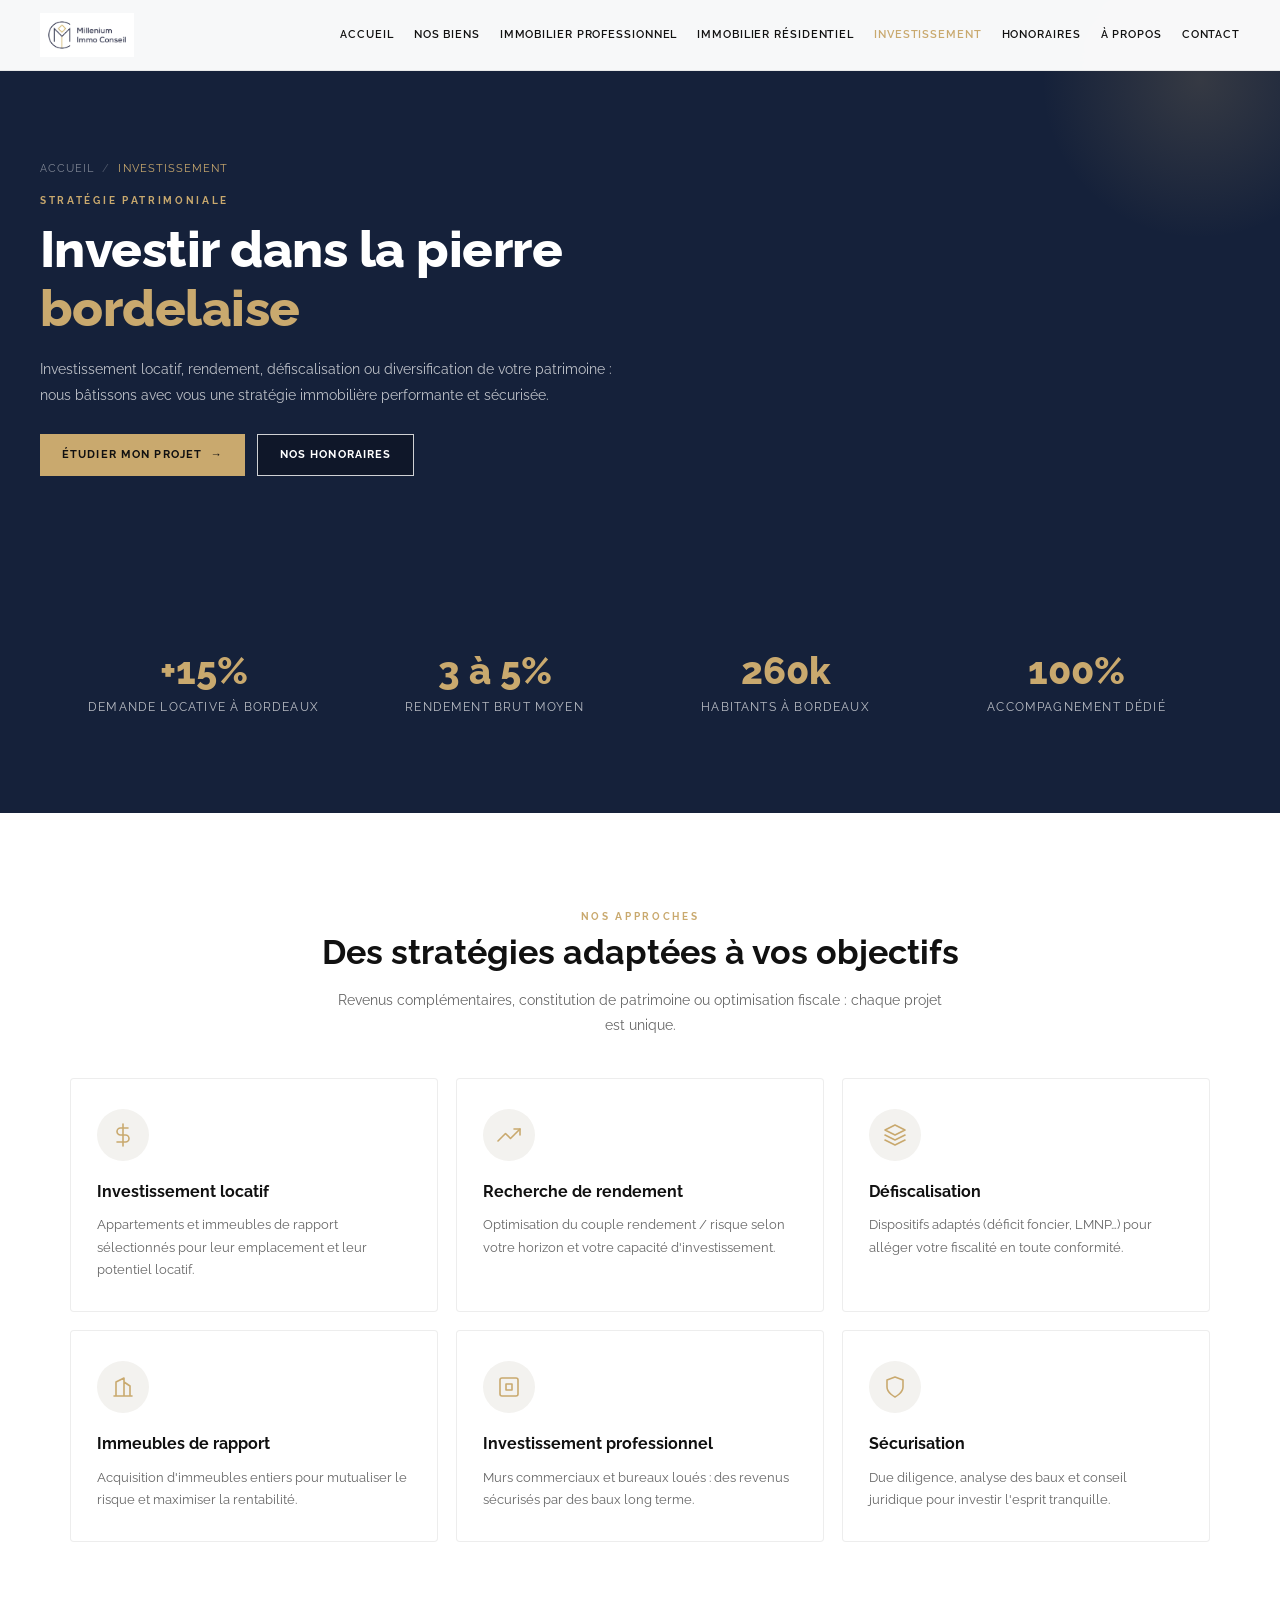
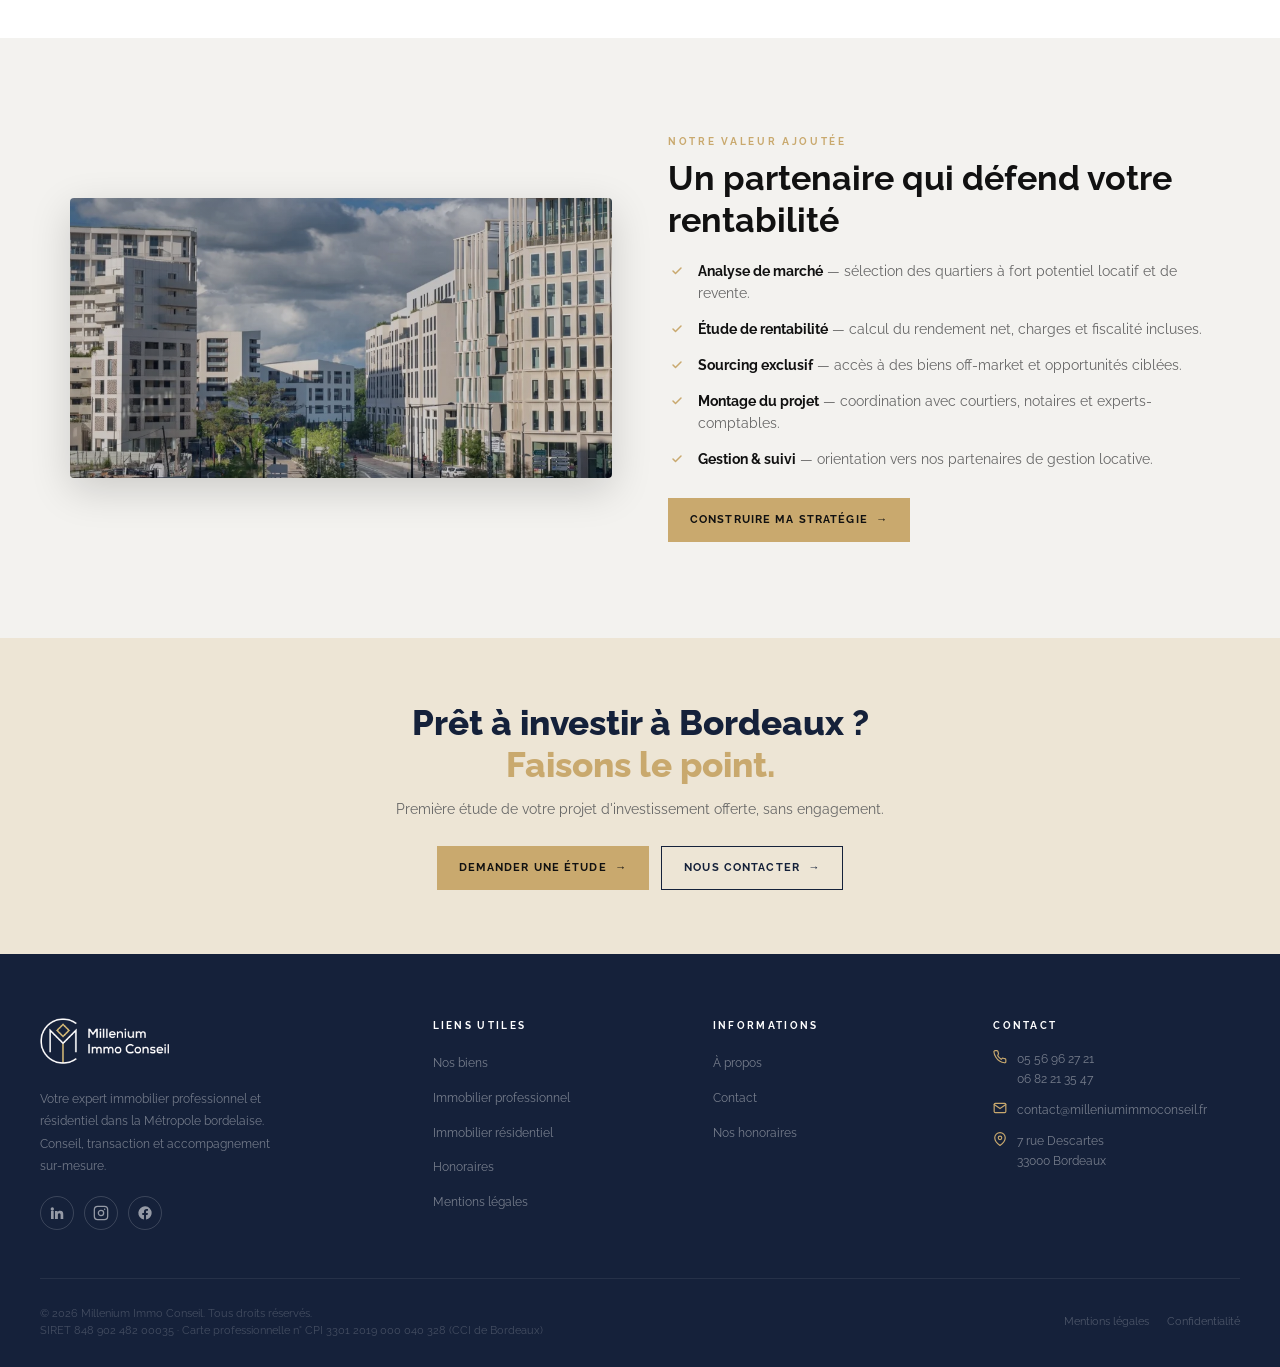
<file: investissement.html>
<!DOCTYPE html>
<html lang="fr">
<head>
  <meta charset="UTF-8">
  <meta name="robots" content="noindex, nofollow">
  <meta name="viewport" content="width=device-width, initial-scale=1.0">
  <title>Investissement Immobilier – Millenium Immo Conseil</title>
  <meta name="description" content="Investissement locatif, rendement et défiscalisation dans la Métropole bordelaise. Stratégie patrimoniale et accompagnement pour investisseurs.">
  <link rel="preconnect" href="https://fonts.googleapis.com">
  <link rel="preconnect" href="https://fonts.gstatic.com" crossorigin>
  <link href="https://fonts.googleapis.com/css2?family=Raleway:wght@300;400;500;600;700;800&display=swap" rel="stylesheet">
  <link rel="stylesheet" href="css/style.css">
</head>
<body>

  <!-- ══════════ HEADER ══════════ -->
  <header>
    <div class="header-inner">
      <a href="index.html" class="logo"><picture><source srcset="IMG/Logo_MilleniumImmoConseil.avif" type="image/avif"><img src="IMG/Logo_MilleniumImmoConseil.jpg" alt="Millenium Immo Conseil"></picture></a>
      <button class="nav-toggle" id="navToggle" aria-label="Ouvrir le menu"><span></span><span></span><span></span></button>
      <nav class="main-nav" id="mainNav">
        <a href="index.html">Accueil</a>
        <a href="catalogue.html">Nos Biens</a>
        <a href="professionnel.html">Immobilier Professionnel</a>
        <a href="residentiel.html">Immobilier Résidentiel</a>
        <a href="investissement.html" class="active">Investissement</a>
        <a href="honoraires.html">Honoraires</a>
        <a href="a-propos.html">À Propos</a>
        <a href="contact.html">Contact</a>
      </nav>
    </div>
  </header>

  <!-- ══════════ HERO ══════════ -->
  <section class="page-hero">
    <div class="page-hero-inner">
      <div class="breadcrumb">
        <a href="index.html">Accueil</a><span class="sep">/</span><span class="current">Investissement</span>
      </div>
      <span class="eyebrow">Stratégie patrimoniale</span>
      <h1>Investir dans la pierre <span class="gold">bordelaise</span></h1>
      <p class="lead">Investissement locatif, rendement, défiscalisation ou diversification de votre patrimoine&nbsp;: nous bâtissons avec vous une stratégie immobilière performante et sécurisée.</p>
      <div class="hero-btns" style="display:flex;gap:12px;flex-wrap:wrap;margin-top:26px;">
        <a href="contact.html" class="btn-primary">Étudier mon projet &nbsp;→</a>
        <a href="honoraires.html" class="btn-ghost">Nos honoraires</a>
      </div>
    </div>
  </section>

  <!-- ══════════ STATS ══════════ -->
  <section class="section navy">
    <div class="container">
      <div class="stats">
        <div class="stat"><div class="num">+15%</div><div class="label">Demande locative à Bordeaux</div></div>
        <div class="stat"><div class="num">3 à 5%</div><div class="label">Rendement brut moyen</div></div>
        <div class="stat"><div class="num">260k</div><div class="label">Habitants à Bordeaux</div></div>
        <div class="stat"><div class="num">100%</div><div class="label">Accompagnement dédié</div></div>
      </div>
    </div>
  </section>

  <!-- ══════════ STRATÉGIES ══════════ -->
  <section class="section">
    <div class="container">
      <div class="section-head">
        <span class="eyebrow">Nos approches</span>
        <h2 class="section-h2">Des stratégies adaptées à vos objectifs</h2>
        <p>Revenus complémentaires, constitution de patrimoine ou optimisation fiscale&nbsp;: chaque projet est unique.</p>
      </div>
      <div class="cards-grid cols-3">
        <div class="feature-card">
          <div class="feature-icon">
            <svg width="24" height="24" viewBox="0 0 24 24" fill="none" stroke="currentColor" stroke-width="1.6" stroke-linecap="round" stroke-linejoin="round"><line x1="12" y1="1" x2="12" y2="23"/><path d="M17 5H9.5a3.5 3.5 0 0 0 0 7h5a3.5 3.5 0 0 1 0 7H6"/></svg>
          </div>
          <h3>Investissement locatif</h3>
          <p>Appartements et immeubles de rapport sélectionnés pour leur emplacement et leur potentiel locatif.</p>
        </div>
        <div class="feature-card">
          <div class="feature-icon">
            <svg width="24" height="24" viewBox="0 0 24 24" fill="none" stroke="currentColor" stroke-width="1.6" stroke-linecap="round" stroke-linejoin="round"><polyline points="23 6 13.5 15.5 8.5 10.5 1 18"/><polyline points="17 6 23 6 23 12"/></svg>
          </div>
          <h3>Recherche de rendement</h3>
          <p>Optimisation du couple rendement / risque selon votre horizon et votre capacité d'investissement.</p>
        </div>
        <div class="feature-card">
          <div class="feature-icon">
            <svg width="24" height="24" viewBox="0 0 24 24" fill="none" stroke="currentColor" stroke-width="1.6" stroke-linecap="round" stroke-linejoin="round"><path d="M12 2L2 7l10 5 10-5-10-5z"/><path d="M2 17l10 5 10-5M2 12l10 5 10-5"/></svg>
          </div>
          <h3>Défiscalisation</h3>
          <p>Dispositifs adaptés (déficit foncier, LMNP…) pour alléger votre fiscalité en toute conformité.</p>
        </div>
        <div class="feature-card">
          <div class="feature-icon">
            <svg width="24" height="24" viewBox="0 0 24 24" fill="none" stroke="currentColor" stroke-width="1.6" stroke-linecap="round" stroke-linejoin="round"><path d="M3 21h18M5 21V7l8-4v18M19 21V11l-6-4"/></svg>
          </div>
          <h3>Immeubles de rapport</h3>
          <p>Acquisition d'immeubles entiers pour mutualiser le risque et maximiser la rentabilité.</p>
        </div>
        <div class="feature-card">
          <div class="feature-icon">
            <svg width="24" height="24" viewBox="0 0 24 24" fill="none" stroke="currentColor" stroke-width="1.6" stroke-linecap="round" stroke-linejoin="round"><rect x="3" y="3" width="18" height="18" rx="2"/><path d="M9 9h6v6H9z"/></svg>
          </div>
          <h3>Investissement professionnel</h3>
          <p>Murs commerciaux et bureaux loués&nbsp;: des revenus sécurisés par des baux long terme.</p>
        </div>
        <div class="feature-card">
          <div class="feature-icon">
            <svg width="24" height="24" viewBox="0 0 24 24" fill="none" stroke="currentColor" stroke-width="1.6" stroke-linecap="round" stroke-linejoin="round"><path d="M12 22s8-4 8-10V5l-8-3-8 3v7c0 6 8 10 8 10z"/></svg>
          </div>
          <h3>Sécurisation</h3>
          <p>Due diligence, analyse des baux et conseil juridique pour investir l'esprit tranquille.</p>
        </div>
      </div>
    </div>
  </section>

  <!-- ══════════ MÉTHODE ══════════ -->
  <section class="section alt">
    <div class="container">
      <div class="split">
        <div class="split-media" style="background-image:linear-gradient(135deg,rgba(21,33,58,0.20),rgba(21,33,58,0.20)),url('IMG/bureaux.webp');"></div>
        <div>
          <span class="eyebrow">Notre valeur ajoutée</span>
          <h2 class="section-h2">Un partenaire qui défend votre rentabilité</h2>
          <ul class="check-list">
            <li><strong>Analyse de marché</strong> — sélection des quartiers à fort potentiel locatif et de revente.</li>
            <li><strong>Étude de rentabilité</strong> — calcul du rendement net, charges et fiscalité incluses.</li>
            <li><strong>Sourcing exclusif</strong> — accès à des biens off-market et opportunités ciblées.</li>
            <li><strong>Montage du projet</strong> — coordination avec courtiers, notaires et experts-comptables.</li>
            <li><strong>Gestion &amp; suivi</strong> — orientation vers nos partenaires de gestion locative.</li>
          </ul>
          <div style="margin-top:28px;"><a href="contact.html" class="btn-cta-gold">Construire ma stratégie &nbsp;→</a></div>
        </div>
      </div>
    </div>
  </section>

  <!-- ══════════ CTA ══════════ -->
  <section class="cta-band">
    <h2>Prêt à investir à Bordeaux&nbsp;?<br><span class="gold">Faisons le point.</span></h2>
    <p>Première étude de votre projet d'investissement offerte, sans engagement.</p>
    <div class="cta-btns">
      <a href="contact.html" class="btn-cta-gold">Demander une étude &nbsp;→</a>
      <a href="contact.html" class="btn-cta-dark">Nous contacter &nbsp;→</a>
    </div>
  </section>

  <!-- ══════════ FOOTER ══════════ -->
  <footer>
    <div class="footer-wrap">
      <div class="footer-top">
        <div>
          <a href="index.html" class="f-logo-link" aria-label="Millenium Immo Conseil – accueil">
            <img src="IMG/logo-millenium-blanc.png" alt="Millenium Immo Conseil" class="f-logo" width="832" height="296" loading="lazy" decoding="async">
          </a>
          <p class="f-brand-desc">Votre expert immobilier professionnel et résidentiel dans la Métropole bordelaise. Conseil, transaction et accompagnement sur-mesure.</p>
          <div class="f-socials">
            <a href="#" aria-label="Millenium Immo Conseil sur LinkedIn" target="_blank" rel="noopener noreferrer">
              <svg width="16" height="16" viewBox="0 0 24 24" fill="currentColor" aria-hidden="true"><path d="M4.98 3.5a2.5 2.5 0 1 1 0 5 2.5 2.5 0 0 1 0-5zM3 9h4v12H3zM9 9h3.8v1.71h.05c.53-.95 1.83-1.96 3.77-1.96 4.03 0 4.78 2.5 4.78 5.76V21h-4v-5.6c0-1.34-.03-3.07-1.9-3.07-1.9 0-2.2 1.46-2.2 2.97V21H9z"/></svg>
            </a>
            <a href="#" aria-label="Millenium Immo Conseil sur Instagram" target="_blank" rel="noopener noreferrer">
              <svg width="16" height="16" viewBox="0 0 24 24" fill="none" stroke="currentColor" stroke-width="1.9" stroke-linecap="round" stroke-linejoin="round" aria-hidden="true"><rect x="2" y="2" width="20" height="20" rx="5"/><circle cx="12" cy="12" r="4"/><circle cx="17.5" cy="6.5" r="1.1" fill="currentColor" stroke="none"/></svg>
            </a>
            <a href="#" aria-label="Millenium Immo Conseil sur Facebook" target="_blank" rel="noopener noreferrer">
              <svg width="16" height="16" viewBox="0 0 24 24" fill="currentColor" aria-hidden="true"><path d="M22 12a10 10 0 1 0-11.56 9.88v-6.99H7.9V12h2.54V9.8c0-2.51 1.49-3.9 3.78-3.9 1.1 0 2.24.2 2.24.2v2.46h-1.26c-1.24 0-1.63.77-1.63 1.56V12h2.78l-.45 2.89h-2.33v6.99A10 10 0 0 0 22 12z"/></svg>
            </a>
          </div>
        </div>
        <div>
          <p class="f-col-title">Liens Utiles</p>
          <ul class="f-links">
            <li><a href="catalogue.html">Nos biens</a></li>
            <li><a href="professionnel.html">Immobilier professionnel</a></li>
            <li><a href="residentiel.html">Immobilier résidentiel</a></li>
            <li><a href="honoraires.html">Honoraires</a></li>
            <li><a href="mentions-legales.html">Mentions légales</a></li>
          </ul>
        </div>
        <div>
          <p class="f-col-title">Informations</p>
          <ul class="f-links">
            <li><a href="a-propos.html">À propos</a></li>
            <li><a href="contact.html">Contact</a></li>
            <li><a href="honoraires.html">Nos honoraires</a></li>
          </ul>
        </div>
        <div>
          <p class="f-col-title">Contact</p>
          <div class="f-contact-row">
            <svg width="14" height="14" viewBox="0 0 24 24" fill="none" stroke="currentColor" stroke-width="2" stroke-linecap="round" stroke-linejoin="round"><path d="M22 16.92v3a2 2 0 0 1-2.18 2 19.79 19.79 0 0 1-8.63-3.07A19.5 19.5 0 0 1 4.69 12 19.79 19.79 0 0 1 1.61 3.37 2 2 0 0 1 3.58 1h3a2 2 0 0 1 2 1.72 12.84 12.84 0 0 0 .7 2.81 2 2 0 0 1-.45 2.11L8.09 9.91a16 16 0 0 0 6 6l1.27-1.27a2 2 0 0 1 2.11-.45 12.84 12.84 0 0 0 2.81.7A2 2 0 0 1 22 16.92z"/></svg>
            <span>05 56 96 27 21<br>06 82 21 35 47</span>
          </div>
          <div class="f-contact-row">
            <svg width="14" height="14" viewBox="0 0 24 24" fill="none" stroke="currentColor" stroke-width="2" stroke-linecap="round" stroke-linejoin="round"><path d="M4 4h16c1.1 0 2 .9 2 2v12c0 1.1-.9 2-2 2H4c-1.1 0-2-.9-2-2V6c0-1.1.9-2 2-2z"/><polyline points="22,6 12,13 2,6"/></svg>
            <span>contact@milleniumimmoconseil.fr</span>
          </div>
          <div class="f-contact-row">
            <svg width="14" height="14" viewBox="0 0 24 24" fill="none" stroke="currentColor" stroke-width="2" stroke-linecap="round" stroke-linejoin="round"><path d="M21 10c0 7-9 13-9 13s-9-6-9-13a9 9 0 0 1 18 0z"/><circle cx="12" cy="10" r="3"/></svg>
            <span>7 rue Descartes<br>33000 Bordeaux</span>
          </div>
        </div>
      </div>
      <div class="footer-bottom">
        <span>© 2026 Millenium Immo Conseil. Tous droits réservés.<br>SIRET 848&nbsp;902&nbsp;482&nbsp;00035 · Carte professionnelle n°&nbsp;CPI 3301 2019 000 040 328 (CCI de Bordeaux)</span>
        <div class="footer-bottom-links">
          <a href="mentions-legales.html">Mentions légales</a>
          <a href="mentions-legales.html">Confidentialité</a>
        </div>
      </div>
    </div>
  </footer>

  <script src="js/main.js"></script>
</body>
</html>
</file>
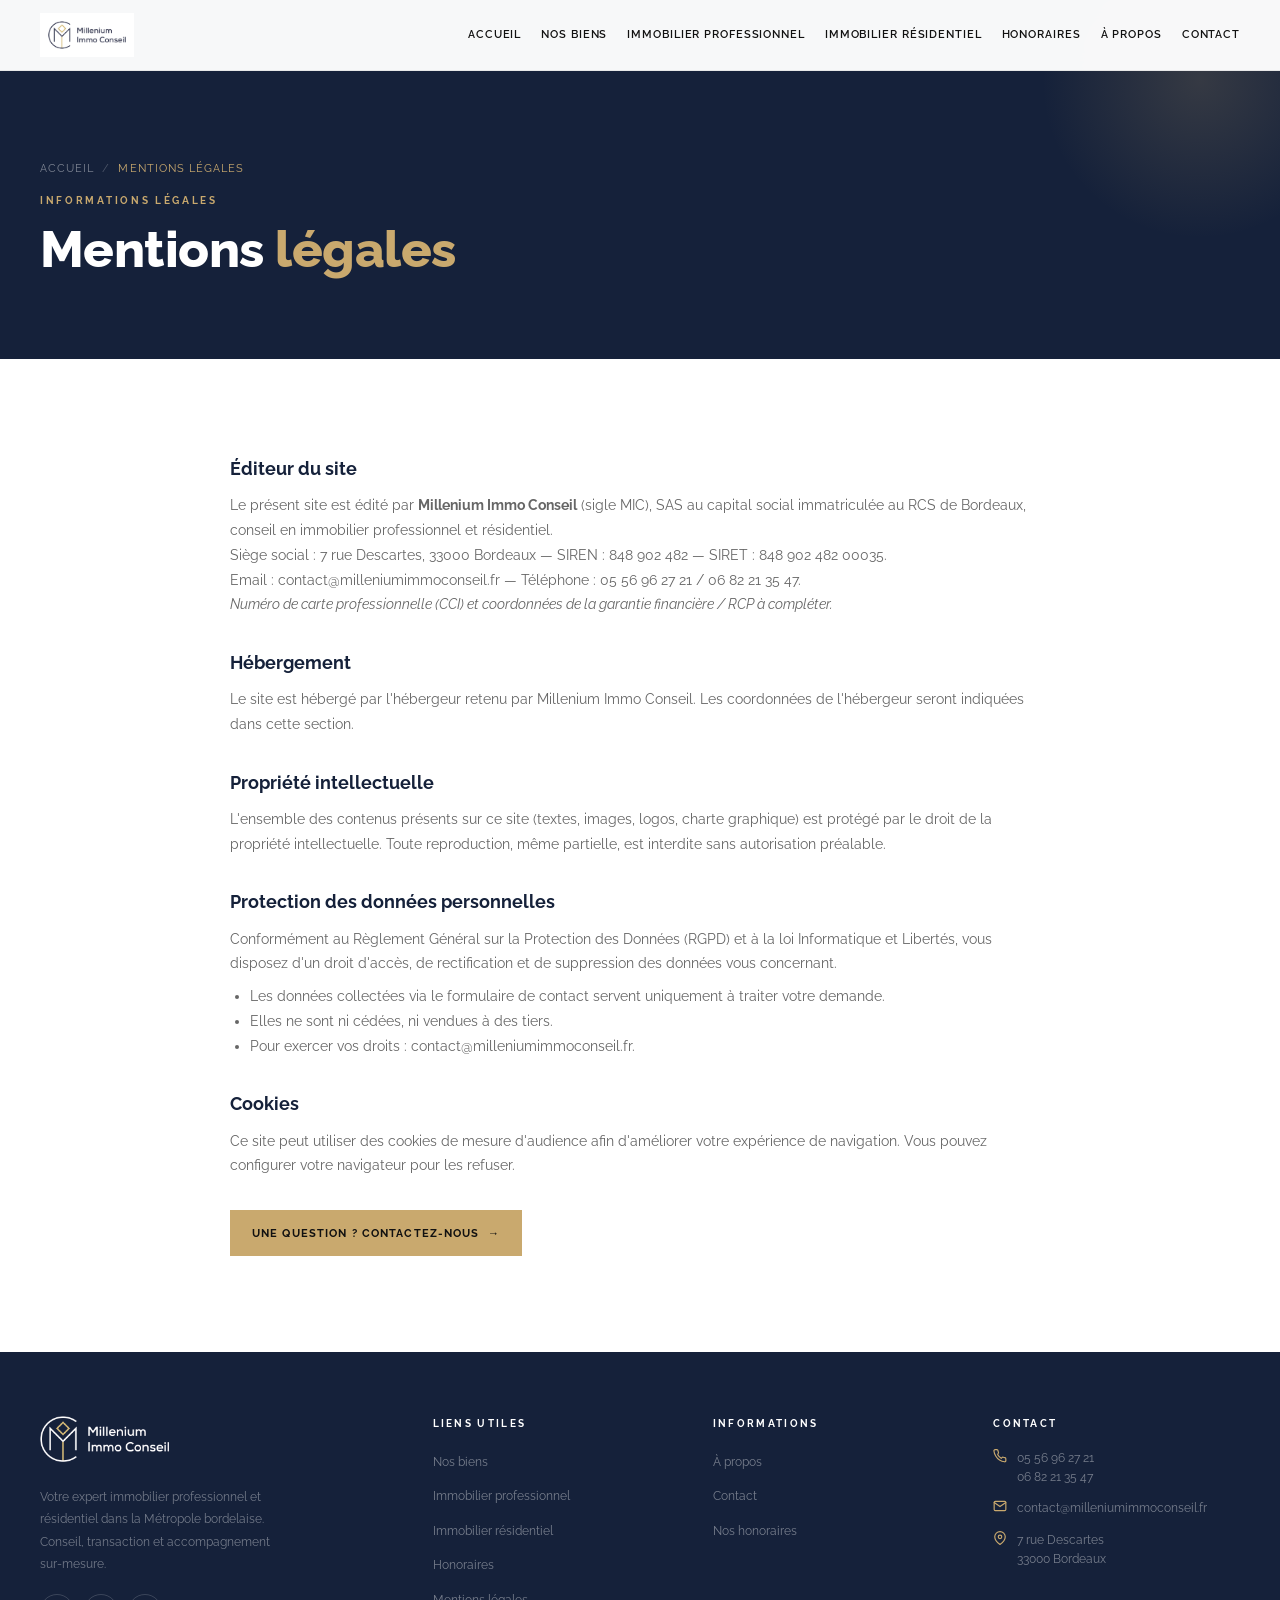
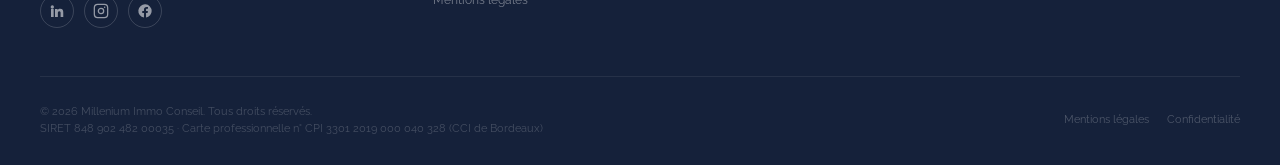
<file: mentions-legales.html>
<!DOCTYPE html>
<html lang="fr">
<head>
  <meta charset="UTF-8">
  <meta name="viewport" content="width=device-width, initial-scale=1.0">
  <title>Mentions légales – Millenium Immo Conseil</title>
  <meta name="description" content="Mentions légales et politique de confidentialité de Millenium Immo Conseil.">
  <link rel="preconnect" href="https://fonts.googleapis.com">
  <link rel="preconnect" href="https://fonts.gstatic.com" crossorigin>
  <link href="https://fonts.googleapis.com/css2?family=Raleway:wght@300;400;500;600;700;800&display=swap" rel="stylesheet">
  <link rel="stylesheet" href="css/style.css">
  <style>
    .legal h2 { font-size: 1.1rem; color: var(--navy); margin: 32px 0 10px; }
    .legal h2:first-child { margin-top: 0; }
    .legal p, .legal li { font-size: 0.86rem; color: var(--gray); line-height: 1.8; }
    .legal ul { padding-left: 20px; margin: 8px 0; }
  </style>
</head>
<body>

  <!-- ══════════ HEADER ══════════ -->
  <header>
    <div class="header-inner">
      <a href="index.html" class="logo"><picture><source srcset="IMG/Logo_MilleniumImmoConseil.avif" type="image/avif"><img src="IMG/Logo_MilleniumImmoConseil.jpg" alt="Millenium Immo Conseil"></picture></a>
      <button class="nav-toggle" id="navToggle" aria-label="Ouvrir le menu"><span></span><span></span><span></span></button>
      <nav class="main-nav" id="mainNav">
        <a href="index.html">Accueil</a>
        <a href="catalogue.html">Nos Biens</a>
        <a href="professionnel.html">Immobilier Professionnel</a>
        <a href="residentiel.html">Immobilier Résidentiel</a>
        <a href="honoraires.html">Honoraires</a>
        <a href="a-propos.html">À Propos</a>
        <a href="contact.html">Contact</a>
      </nav>
    </div>
  </header>

  <!-- ══════════ HERO ══════════ -->
  <section class="page-hero">
    <div class="page-hero-inner">
      <div class="breadcrumb">
        <a href="index.html">Accueil</a><span class="sep">/</span><span class="current">Mentions légales</span>
      </div>
      <span class="eyebrow">Informations légales</span>
      <h1>Mentions <span class="gold">légales</span></h1>
    </div>
  </section>

  <!-- ══════════ CONTENU ══════════ -->
  <section class="section">
    <div class="container-narrow legal">
      <h2>Éditeur du site</h2>
      <p>Le présent site est édité par <strong>Millenium Immo Conseil</strong> (sigle MIC), SAS au capital social immatriculée au RCS de Bordeaux, conseil en immobilier professionnel et résidentiel.<br>
      Siège social&nbsp;: 7 rue Descartes, 33000 Bordeaux — SIREN&nbsp;: 848 902 482 — SIRET&nbsp;: 848 902 482 00035.<br>
      Email&nbsp;: contact@milleniumimmoconseil.fr — Téléphone&nbsp;: 05 56 96 27 21 / 06 82 21 35 47.</p>
      <p><em>Numéro de carte professionnelle (CCI) et coordonnées de la garantie financière / RCP à compléter.</em></p>

      <h2>Hébergement</h2>
      <p>Le site est hébergé par l'hébergeur retenu par Millenium Immo Conseil. Les coordonnées de l'hébergeur seront indiquées dans cette section.</p>

      <h2>Propriété intellectuelle</h2>
      <p>L'ensemble des contenus présents sur ce site (textes, images, logos, charte graphique) est protégé par le droit de la propriété intellectuelle. Toute reproduction, même partielle, est interdite sans autorisation préalable.</p>

      <h2>Protection des données personnelles</h2>
      <p>Conformément au Règlement Général sur la Protection des Données (RGPD) et à la loi Informatique et Libertés, vous disposez d'un droit d'accès, de rectification et de suppression des données vous concernant.</p>
      <ul>
        <li>Les données collectées via le formulaire de contact servent uniquement à traiter votre demande.</li>
        <li>Elles ne sont ni cédées, ni vendues à des tiers.</li>
        <li>Pour exercer vos droits&nbsp;: contact@milleniumimmoconseil.fr.</li>
      </ul>

      <h2>Cookies</h2>
      <p>Ce site peut utiliser des cookies de mesure d'audience afin d'améliorer votre expérience de navigation. Vous pouvez configurer votre navigateur pour les refuser.</p>

      <p style="margin-top:32px;"><a href="contact.html" class="btn-cta-gold">Une question&nbsp;? Contactez-nous &nbsp;→</a></p>
    </div>
  </section>

  <!-- ══════════ FOOTER ══════════ -->
  <footer>
    <div class="footer-wrap">
      <div class="footer-top">
        <div>
          <a href="index.html" class="f-logo-link" aria-label="Millenium Immo Conseil – accueil">
            <img src="IMG/logo-millenium-blanc.png" alt="Millenium Immo Conseil" class="f-logo" width="832" height="296" loading="lazy" decoding="async">
          </a>
          <p class="f-brand-desc">Votre expert immobilier professionnel et résidentiel dans la Métropole bordelaise. Conseil, transaction et accompagnement sur-mesure.</p>
          <div class="f-socials">
            <a href="#" aria-label="Millenium Immo Conseil sur LinkedIn" target="_blank" rel="noopener noreferrer">
              <svg width="16" height="16" viewBox="0 0 24 24" fill="currentColor" aria-hidden="true"><path d="M4.98 3.5a2.5 2.5 0 1 1 0 5 2.5 2.5 0 0 1 0-5zM3 9h4v12H3zM9 9h3.8v1.71h.05c.53-.95 1.83-1.96 3.77-1.96 4.03 0 4.78 2.5 4.78 5.76V21h-4v-5.6c0-1.34-.03-3.07-1.9-3.07-1.9 0-2.2 1.46-2.2 2.97V21H9z"/></svg>
            </a>
            <a href="#" aria-label="Millenium Immo Conseil sur Instagram" target="_blank" rel="noopener noreferrer">
              <svg width="16" height="16" viewBox="0 0 24 24" fill="none" stroke="currentColor" stroke-width="1.9" stroke-linecap="round" stroke-linejoin="round" aria-hidden="true"><rect x="2" y="2" width="20" height="20" rx="5"/><circle cx="12" cy="12" r="4"/><circle cx="17.5" cy="6.5" r="1.1" fill="currentColor" stroke="none"/></svg>
            </a>
            <a href="#" aria-label="Millenium Immo Conseil sur Facebook" target="_blank" rel="noopener noreferrer">
              <svg width="16" height="16" viewBox="0 0 24 24" fill="currentColor" aria-hidden="true"><path d="M22 12a10 10 0 1 0-11.56 9.88v-6.99H7.9V12h2.54V9.8c0-2.51 1.49-3.9 3.78-3.9 1.1 0 2.24.2 2.24.2v2.46h-1.26c-1.24 0-1.63.77-1.63 1.56V12h2.78l-.45 2.89h-2.33v6.99A10 10 0 0 0 22 12z"/></svg>
            </a>
          </div>
        </div>
        <div>
          <p class="f-col-title">Liens Utiles</p>
          <ul class="f-links">
            <li><a href="catalogue.html">Nos biens</a></li>
            <li><a href="professionnel.html">Immobilier professionnel</a></li>
            <li><a href="residentiel.html">Immobilier résidentiel</a></li>
            <li><a href="honoraires.html">Honoraires</a></li>
            <li><a href="mentions-legales.html">Mentions légales</a></li>
          </ul>
        </div>
        <div>
          <p class="f-col-title">Informations</p>
          <ul class="f-links">
            <li><a href="a-propos.html">À propos</a></li>
            <li><a href="contact.html">Contact</a></li>
            <li><a href="honoraires.html">Nos honoraires</a></li>
          </ul>
        </div>
        <div>
          <p class="f-col-title">Contact</p>
          <div class="f-contact-row">
            <svg width="14" height="14" viewBox="0 0 24 24" fill="none" stroke="currentColor" stroke-width="2" stroke-linecap="round" stroke-linejoin="round"><path d="M22 16.92v3a2 2 0 0 1-2.18 2 19.79 19.79 0 0 1-8.63-3.07A19.5 19.5 0 0 1 4.69 12 19.79 19.79 0 0 1 1.61 3.37 2 2 0 0 1 3.58 1h3a2 2 0 0 1 2 1.72 12.84 12.84 0 0 0 .7 2.81 2 2 0 0 1-.45 2.11L8.09 9.91a16 16 0 0 0 6 6l1.27-1.27a2 2 0 0 1 2.11-.45 12.84 12.84 0 0 0 2.81.7A2 2 0 0 1 22 16.92z"/></svg>
            <span>05 56 96 27 21<br>06 82 21 35 47</span>
          </div>
          <div class="f-contact-row">
            <svg width="14" height="14" viewBox="0 0 24 24" fill="none" stroke="currentColor" stroke-width="2" stroke-linecap="round" stroke-linejoin="round"><path d="M4 4h16c1.1 0 2 .9 2 2v12c0 1.1-.9 2-2 2H4c-1.1 0-2-.9-2-2V6c0-1.1.9-2 2-2z"/><polyline points="22,6 12,13 2,6"/></svg>
            <span>contact@milleniumimmoconseil.fr</span>
          </div>
          <div class="f-contact-row">
            <svg width="14" height="14" viewBox="0 0 24 24" fill="none" stroke="currentColor" stroke-width="2" stroke-linecap="round" stroke-linejoin="round"><path d="M21 10c0 7-9 13-9 13s-9-6-9-13a9 9 0 0 1 18 0z"/><circle cx="12" cy="10" r="3"/></svg>
            <span>7 rue Descartes<br>33000 Bordeaux</span>
          </div>
        </div>
      </div>
      <div class="footer-bottom">
        <span>© 2026 Millenium Immo Conseil. Tous droits réservés.<br>SIRET 848&nbsp;902&nbsp;482&nbsp;00035 · Carte professionnelle n°&nbsp;CPI 3301 2019 000 040 328 (CCI de Bordeaux)</span>
        <div class="footer-bottom-links">
          <a href="mentions-legales.html">Mentions légales</a>
          <a href="mentions-legales.html">Confidentialité</a>
        </div>
      </div>
    </div>
  </footer>

  <script src="js/main.js"></script>
</body>
</html>
</file>
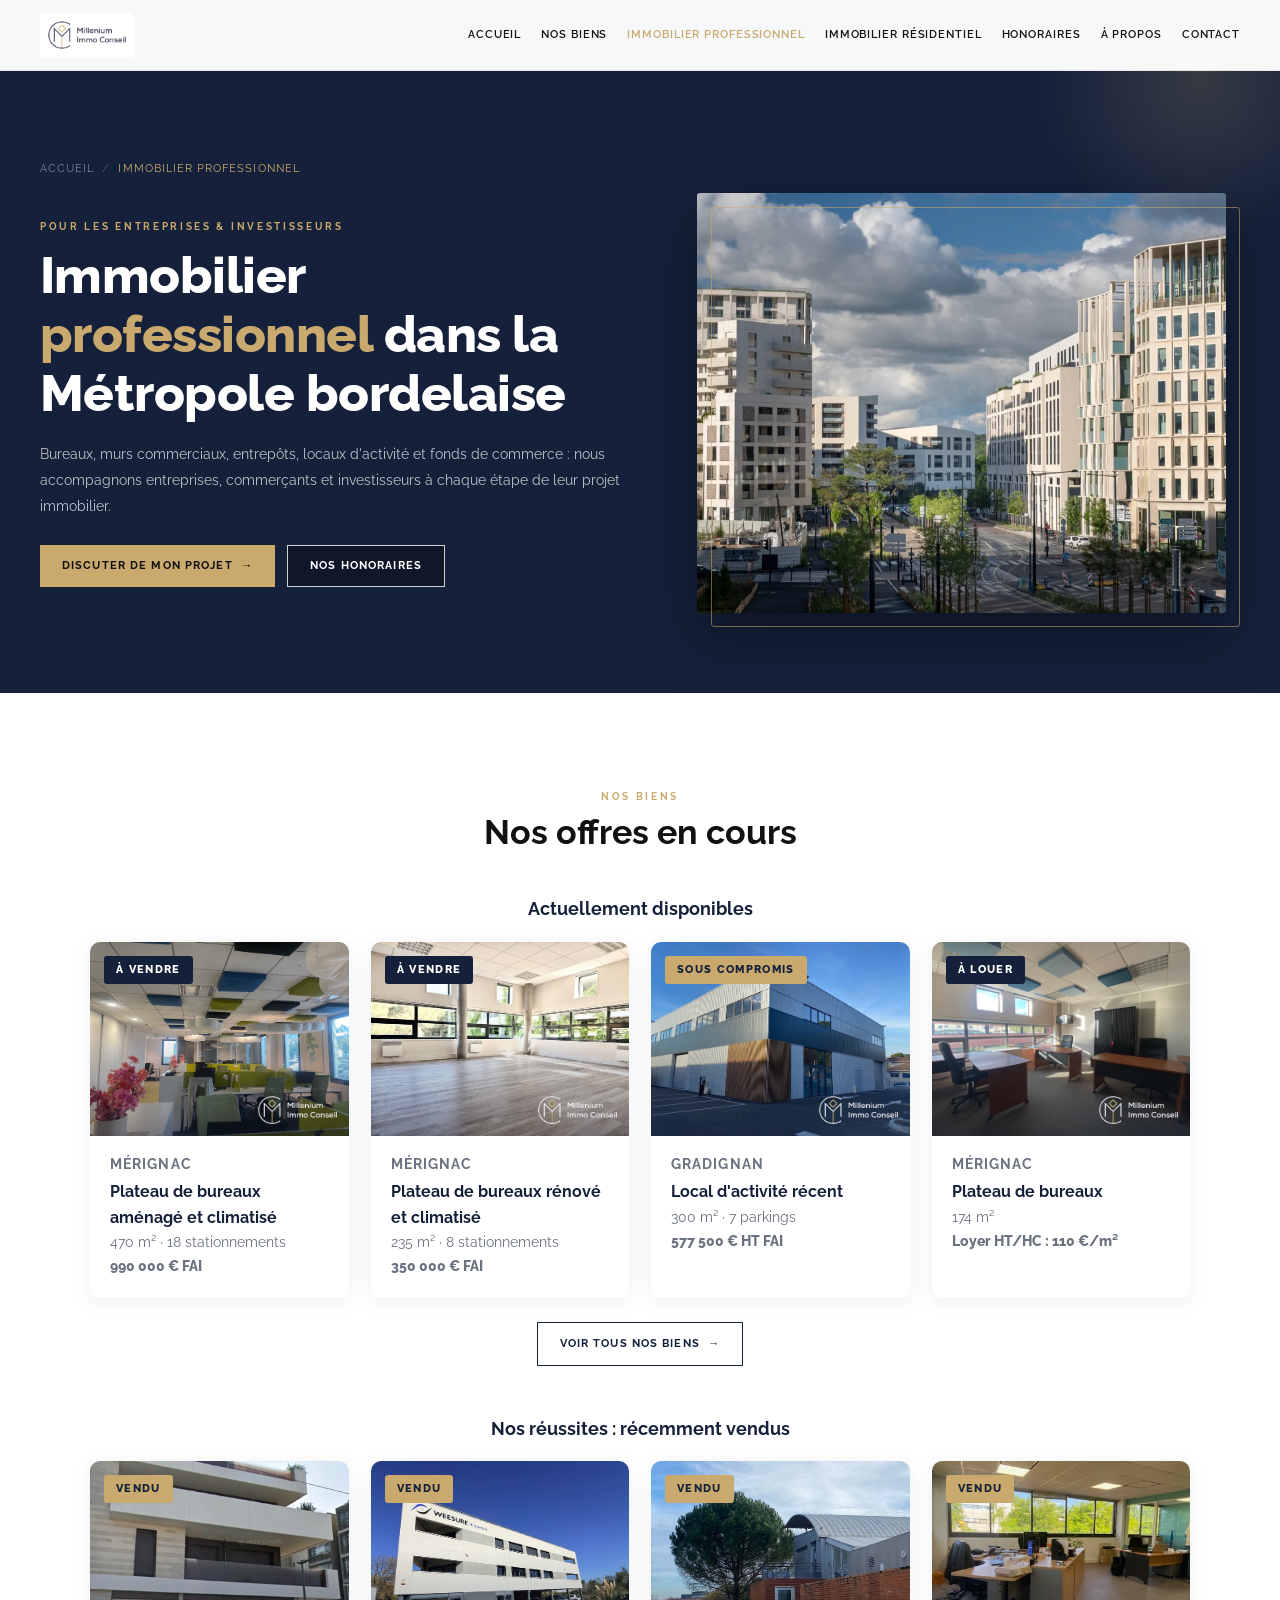
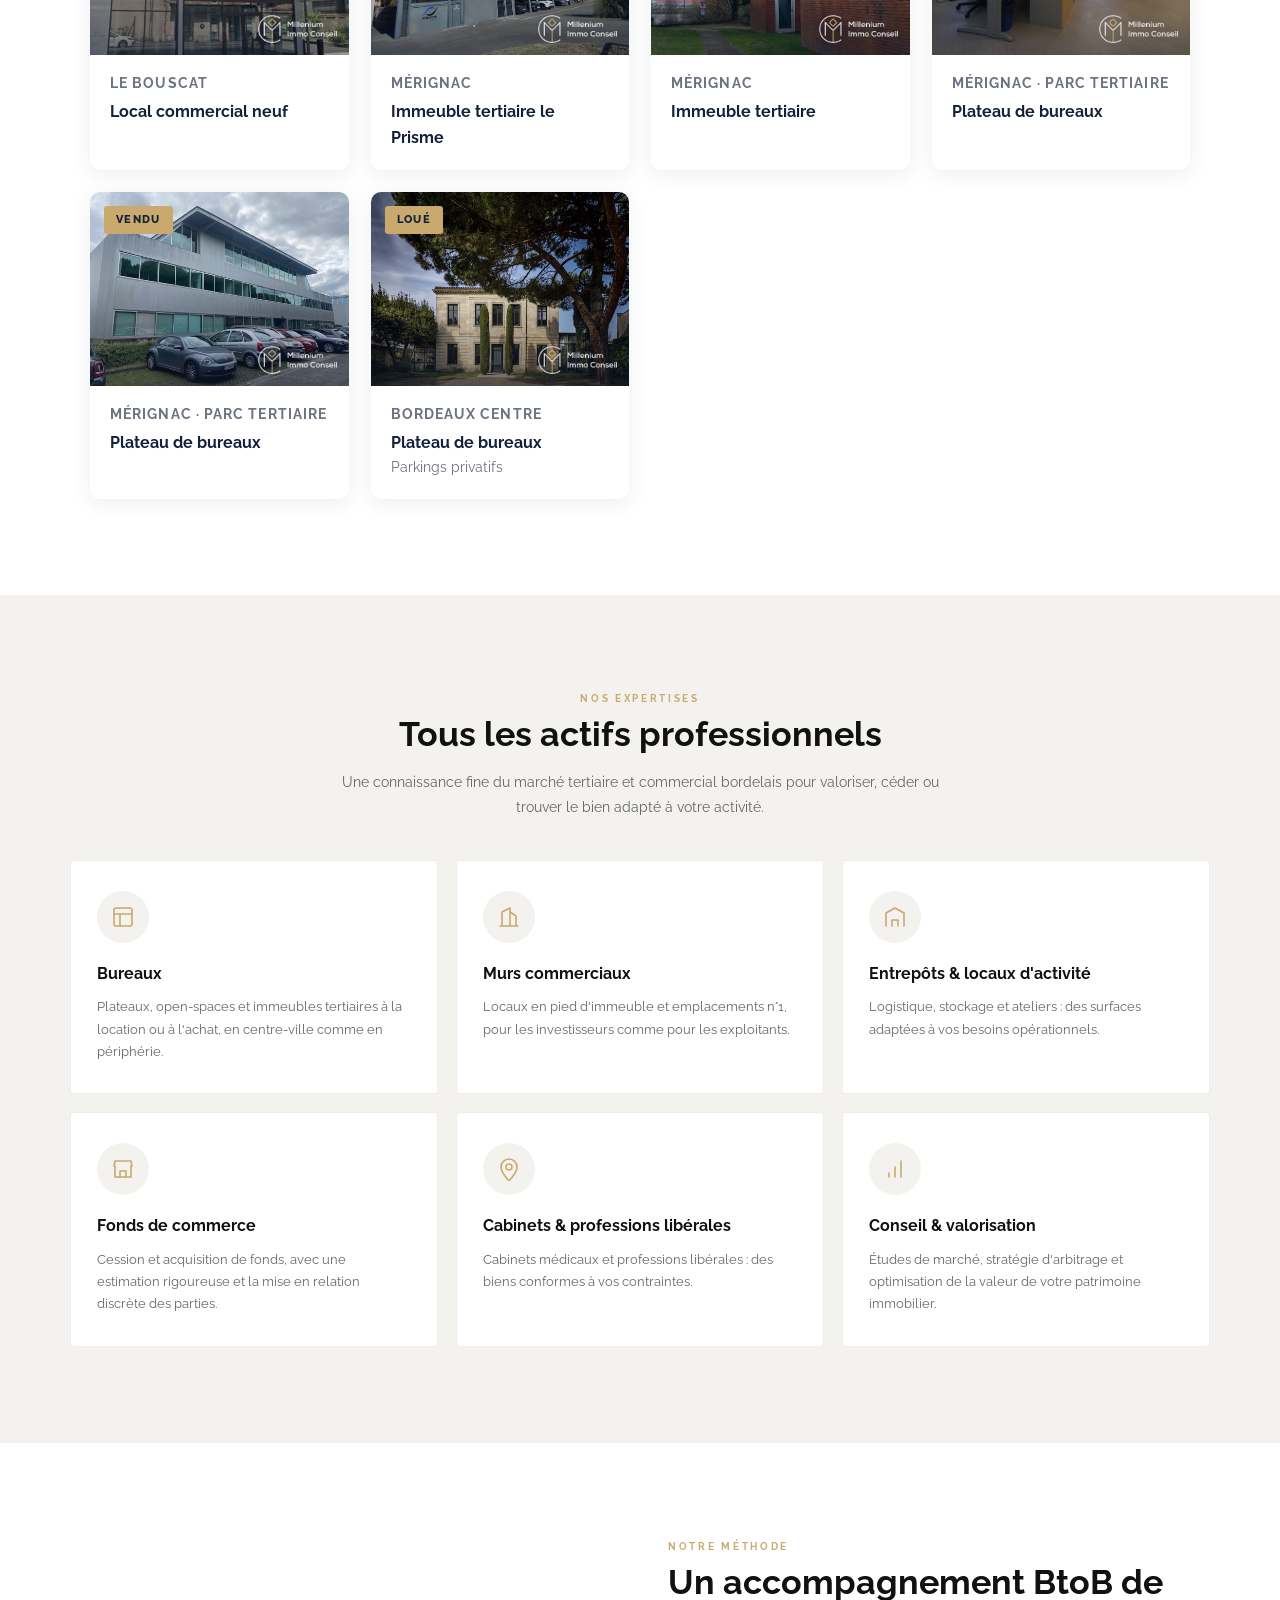
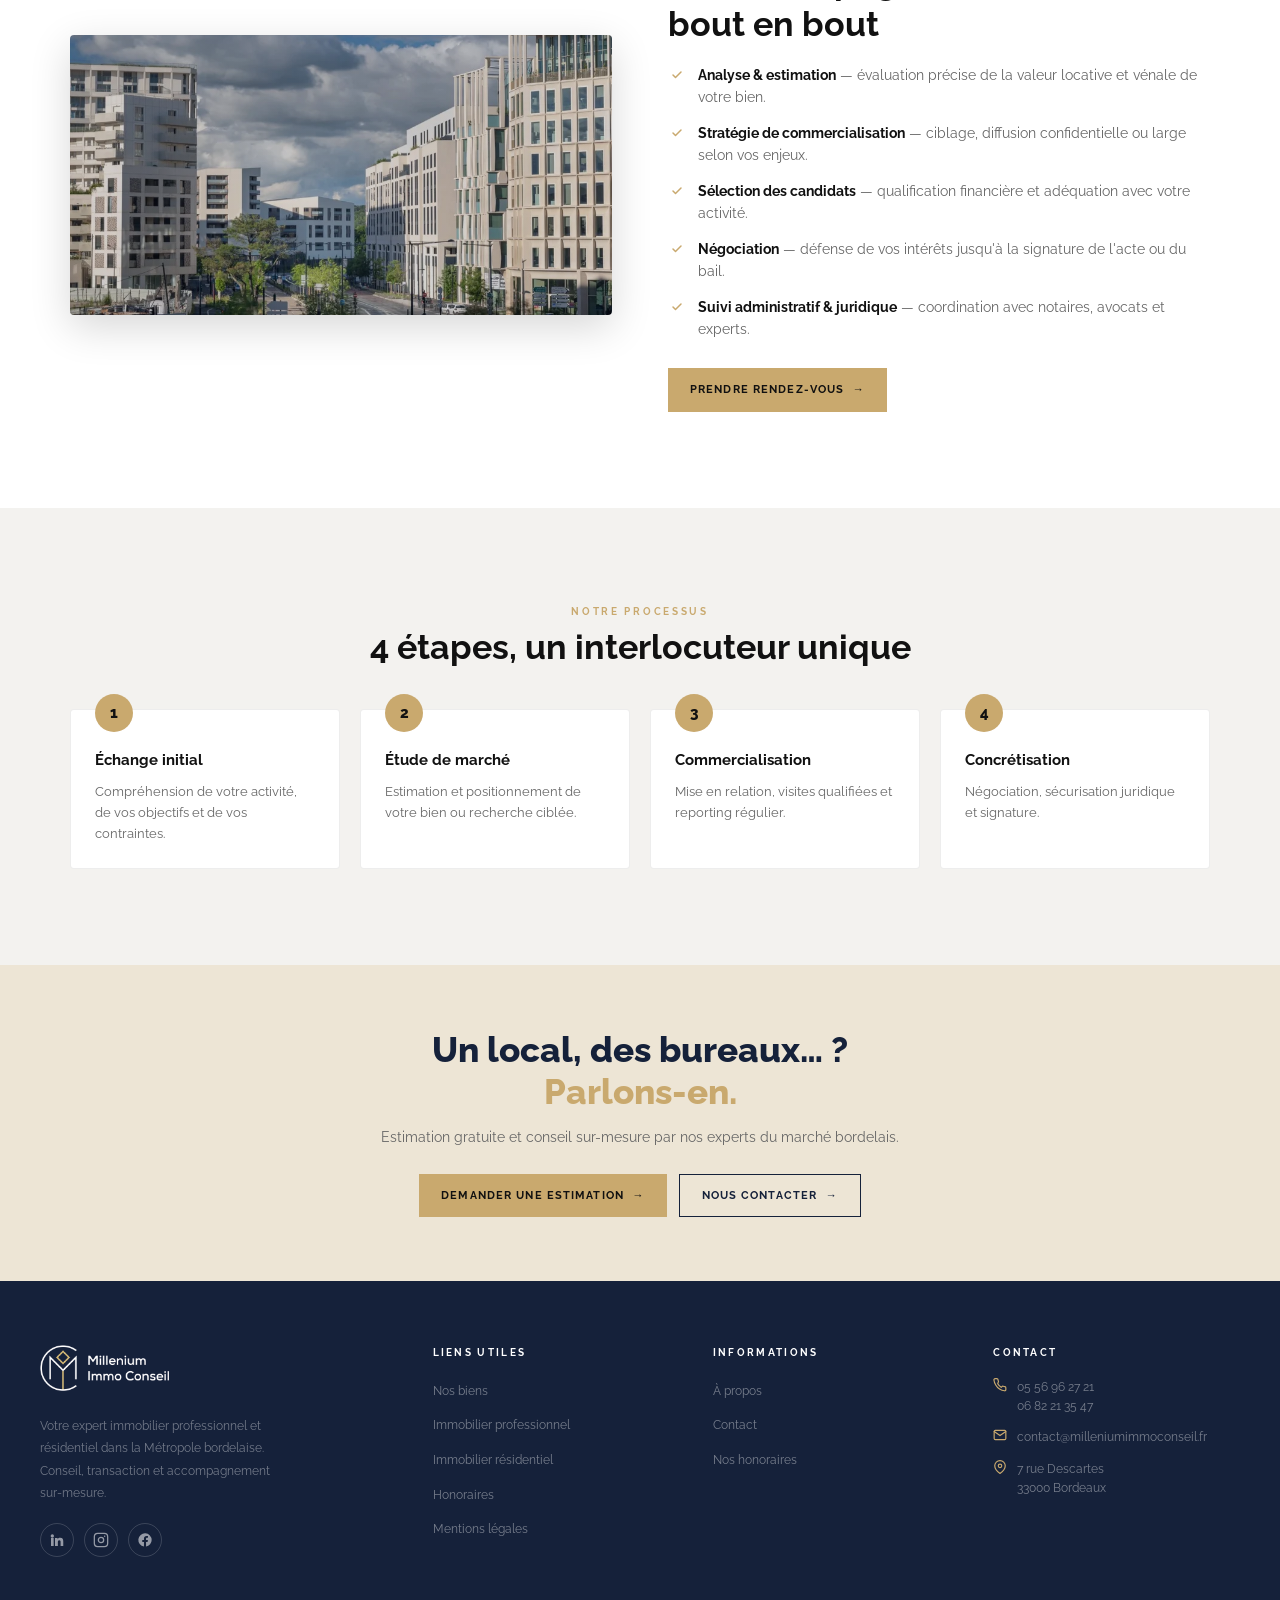
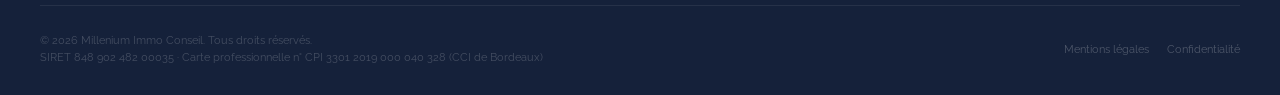
<file: professionnel.html>
<!DOCTYPE html>
<html lang="fr">
<head>
  <meta charset="UTF-8">
  <meta name="viewport" content="width=device-width, initial-scale=1.0">
  <title>Immobilier Professionnel – Millenium Immo Conseil</title>
  <meta name="description" content="Bureaux, murs commerciaux, entrepôts, locaux d'activité et fonds de commerce dans la Métropole bordelaise. Conseil et transaction pour entreprises et investisseurs.">
  <link rel="preconnect" href="https://fonts.googleapis.com">
  <link rel="preconnect" href="https://fonts.gstatic.com" crossorigin>
  <link href="https://fonts.googleapis.com/css2?family=Raleway:wght@300;400;500;600;700;800&display=swap" rel="stylesheet">
  <link rel="stylesheet" href="css/style.css">
</head>
<body>

  <!-- ══════════ HEADER ══════════ -->
  <header>
    <div class="header-inner">
      <a href="index.html" class="logo"><picture><source srcset="IMG/Logo_MilleniumImmoConseil.avif" type="image/avif"><img src="IMG/Logo_MilleniumImmoConseil.jpg" alt="Millenium Immo Conseil"></picture></a>
      <button class="nav-toggle" id="navToggle" aria-label="Ouvrir le menu"><span></span><span></span><span></span></button>
      <nav class="main-nav" id="mainNav">
        <a href="index.html">Accueil</a>
        <a href="catalogue.html">Nos Biens</a>
        <a href="professionnel.html" class="active">Immobilier Professionnel</a>
        <a href="residentiel.html">Immobilier Résidentiel</a>
        <a href="honoraires.html">Honoraires</a>
        <a href="a-propos.html">À Propos</a>
        <a href="contact.html">Contact</a>
      </nav>
    </div>
  </header>

  <!-- ══════════ HERO ══════════ -->
  <section class="page-hero">
    <div class="page-hero-inner">
      <div class="breadcrumb">
        <a href="index.html">Accueil</a><span class="sep">/</span><span class="current">Immobilier Professionnel</span>
      </div>
      <div class="page-hero-split">
        <div class="page-hero-copy">
        <span class="eyebrow">Pour les entreprises &amp; investisseurs</span>
        <h1>Immobilier <span class="gold">professionnel</span> dans la Métropole bordelaise</h1>
        <p class="lead">Bureaux, murs commerciaux, entrepôts, locaux d'activité et fonds de commerce&nbsp;: nous accompagnons entreprises, commerçants et investisseurs à chaque étape de leur projet immobilier.</p>
        <div class="hero-btns" style="display:flex;gap:12px;flex-wrap:wrap;margin-top:26px;">
          <a href="contact.html" class="btn-primary">Discuter de mon projet &nbsp;→</a>
          <a href="honoraires.html" class="btn-ghost">Nos honoraires</a>
        </div>
        </div>
        <div class="page-hero-media">
          <img src="IMG/bureaux.webp" alt="Bureaux et locaux d'activité dans la Métropole bordelaise" width="1024" height="768" fetchpriority="high" decoding="async">
        </div>
      </div>
    </div>
  </section>

  <!-- ══════════ RÉALISATIONS ══════════ -->
  <section class="section">
    <div class="container">
      <div class="section-head">
        <span class="eyebrow">Nos biens</span>
        <h2 class="section-h2">Nos offres en cours</h2>
      </div>
      <div class="reals-block">
        <h3 class="reals-title">Actuellement disponibles</h3>
        <div class="reals-grid wide">
          <article class="real-card real-listing">
            <div class="real-photo"><img class="real-img" src="IMG/vente-merignac-bureaux-470m2.jpg" alt="Plateau de bureaux aménagé et climatisé à Mérignac" loading="lazy" decoding="async"><span class="real-badge sale">À VENDRE</span><img class="real-logo" src="IMG/logo-millenium-blanc.png" alt="Millenium Immo Conseil"></div>
            <div class="real-body"><p class="real-loc">Mérignac</p><h3>Plateau de bureaux aménagé et climatisé</h3><p class="real-detail">470 m² · 18 stationnements</p><p class="real-price">990 000 € FAI</p></div>
          </article>
          <article class="real-card real-listing">
            <div class="real-photo"><img class="real-img" src="IMG/vente-merignac-bureaux-235m2.jpg" alt="Plateau de bureaux rénové et climatisé à Mérignac" loading="lazy" decoding="async"><span class="real-badge sale">À VENDRE</span><img class="real-logo" src="IMG/logo-millenium-blanc.png" alt="Millenium Immo Conseil"></div>
            <div class="real-body"><p class="real-loc">Mérignac</p><h3>Plateau de bureaux rénové et climatisé</h3><p class="real-detail">235 m² · 8 stationnements</p><p class="real-price">350 000 € FAI</p></div>
          </article>
          <article class="real-card real-listing">
            <div class="real-photo"><img class="real-img" src="IMG/vente-gradignan-local-activite.jpg" alt="Local d'activité récent à Gradignan" loading="lazy" decoding="async"><span class="real-badge">SOUS COMPROMIS</span><img class="real-logo" src="IMG/logo-millenium-blanc.png" alt="Millenium Immo Conseil"></div>
            <div class="real-body"><p class="real-loc">Gradignan</p><h3>Local d'activité récent</h3><p class="real-detail">300 m² · 7 parkings</p><p class="real-price">577 500 € HT FAI</p></div>
          </article>
          <article class="real-card real-listing">
            <div class="real-photo"><img class="real-img" src="IMG/location-merignac-bureaux-174m2.jpg" alt="Plateau de bureaux à louer à Mérignac" loading="lazy" decoding="async"><span class="real-badge sale">À LOUER</span><img class="real-logo" src="IMG/logo-millenium-blanc.png" alt="Millenium Immo Conseil"></div>
            <div class="real-body"><p class="real-loc">Mérignac</p><h3>Plateau de bureaux</h3><p class="real-detail">174 m²</p><p class="real-price">Loyer HT/HC : 110 €/m²</p></div>
          </article>
        </div>
        <div class="reals-more"><a href="catalogue.html" class="btn-cta-dark">Voir tous nos biens &nbsp;→</a></div>
      </div>
<div class="reals-block">
        <h3 class="reals-title">Nos réussites : récemment vendus</h3>
        <div class="reals-grid wide">
          <article class="real-card real-listing">
            <div class="real-photo"><img class="real-img" src="IMG/vendu-le-bouscat-local-commercial.jpg" alt="Local commercial neuf au Bouscat" loading="lazy" decoding="async"><span class="real-badge">VENDU</span><img class="real-logo" src="IMG/logo-millenium-blanc.png" alt="Millenium Immo Conseil"></div>
            <div class="real-body"><p class="real-loc">Le Bouscat</p><h3>Local commercial neuf</h3></div>
          </article>
          <article class="real-card real-listing">
            <div class="real-photo"><img class="real-img" src="IMG/vendu-merignac-immeuble-prisme.jpg" alt="Immeuble tertiaire le Prisme à Mérignac" loading="lazy" decoding="async"><span class="real-badge">VENDU</span><img class="real-logo" src="IMG/logo-millenium-blanc.png" alt="Millenium Immo Conseil"></div>
            <div class="real-body"><p class="real-loc">Mérignac</p><h3>Immeuble tertiaire le Prisme</h3></div>
          </article>
          <article class="real-card real-listing">
            <div class="real-photo"><img class="real-img" src="IMG/vendu-merignac-immeuble-tertiaire.jpg" alt="Immeuble tertiaire à Mérignac" loading="lazy" decoding="async"><span class="real-badge">VENDU</span><img class="real-logo" src="IMG/logo-millenium-blanc.png" alt="Millenium Immo Conseil"></div>
            <div class="real-body"><p class="real-loc">Mérignac</p><h3>Immeuble tertiaire</h3></div>
          </article>
          <article class="real-card real-listing">
            <div class="real-photo"><img class="real-img" src="IMG/vendu-merignac-plateau-bureaux-interieur.jpg" alt="Plateau de bureaux dans un parc tertiaire à Mérignac" loading="lazy" decoding="async"><span class="real-badge">VENDU</span><img class="real-logo" src="IMG/logo-millenium-blanc.png" alt="Millenium Immo Conseil"></div>
            <div class="real-body"><p class="real-loc">Mérignac · Parc tertiaire</p><h3>Plateau de bureaux</h3></div>
          </article>
          <article class="real-card real-listing">
            <div class="real-photo"><img class="real-img" src="IMG/vendu-merignac-plateau-bureaux-parc.jpg" alt="Plateau de bureaux dans un parc tertiaire à Mérignac" loading="lazy" decoding="async"><span class="real-badge">VENDU</span><img class="real-logo" src="IMG/logo-millenium-blanc.png" alt="Millenium Immo Conseil"></div>
            <div class="real-body"><p class="real-loc">Mérignac · Parc tertiaire</p><h3>Plateau de bureaux</h3></div>
          </article>
          <article class="real-card real-listing">
            <div class="real-photo"><img class="real-img" src="IMG/loue-bordeaux-centre-bureaux.jpg" alt="Plateau de bureaux avec parkings privatifs, Bordeaux centre" loading="lazy" decoding="async"><span class="real-badge">LOUÉ</span><img class="real-logo" src="IMG/logo-millenium-blanc.png" alt="Millenium Immo Conseil"></div>
            <div class="real-body"><p class="real-loc">Bordeaux centre</p><h3>Plateau de bureaux</h3><p class="real-detail">Parkings privatifs</p></div>
          </article>
        </div>
      </div>
          </div>
  </section>

  <!-- ══════════ TYPES DE BIENS ══════════ -->
  <section class="section alt">
    <div class="container">
      <div class="section-head">
        <span class="eyebrow">Nos expertises</span>
        <h2 class="section-h2">Tous les actifs professionnels</h2>
        <p>Une connaissance fine du marché tertiaire et commercial bordelais pour valoriser, céder ou trouver le bien adapté à votre activité.</p>
      </div>
      <div class="cards-grid cols-3">
        <div class="feature-card">
          <div class="feature-icon">
            <svg width="24" height="24" viewBox="0 0 24 24" fill="none" stroke="currentColor" stroke-width="1.6" stroke-linecap="round" stroke-linejoin="round"><rect x="3" y="3" width="18" height="18" rx="2"/><path d="M3 9h18M9 21V9"/></svg>
          </div>
          <h3>Bureaux</h3>
          <p>Plateaux, open-spaces et immeubles tertiaires à la location ou à l'achat, en centre-ville comme en périphérie.</p>
        </div>
        <div class="feature-card">
          <div class="feature-icon">
            <svg width="24" height="24" viewBox="0 0 24 24" fill="none" stroke="currentColor" stroke-width="1.6" stroke-linecap="round" stroke-linejoin="round"><path d="M3 21h18M5 21V7l8-4v18M19 21V11l-6-4"/></svg>
          </div>
          <h3>Murs commerciaux</h3>
          <p>Locaux en pied d'immeuble et emplacements n°1, pour les investisseurs comme pour les exploitants.</p>
        </div>
        <div class="feature-card">
          <div class="feature-icon">
            <svg width="24" height="24" viewBox="0 0 24 24" fill="none" stroke="currentColor" stroke-width="1.6" stroke-linecap="round" stroke-linejoin="round"><path d="M3 21V8l9-5 9 5v13"/><path d="M9 21v-6h6v6"/></svg>
          </div>
          <h3>Entrepôts &amp; locaux d'activité</h3>
          <p>Logistique, stockage et ateliers&nbsp;: des surfaces adaptées à vos besoins opérationnels.</p>
        </div>
        <div class="feature-card">
          <div class="feature-icon">
            <svg width="24" height="24" viewBox="0 0 24 24" fill="none" stroke="currentColor" stroke-width="1.6" stroke-linecap="round" stroke-linejoin="round"><path d="M3 9l1-5h16l1 5"/><path d="M4 9v11h16V9"/><path d="M9 20v-6h6v6"/></svg>
          </div>
          <h3>Fonds de commerce</h3>
          <p>Cession et acquisition de fonds, avec une estimation rigoureuse et la mise en relation discrète des parties.</p>
        </div>
        <div class="feature-card">
          <div class="feature-icon">
            <svg width="24" height="24" viewBox="0 0 24 24" fill="none" stroke="currentColor" stroke-width="1.6" stroke-linecap="round" stroke-linejoin="round"><path d="M12 2a8 8 0 0 1 8 8c0 5.25-8 14-8 14S4 15.25 4 10a8 8 0 0 1 8-8z"/><circle cx="12" cy="10" r="3"/></svg>
          </div>
          <h3>Cabinets &amp; professions libérales</h3>
          <p>Cabinets médicaux et professions libérales&nbsp;: des biens conformes à vos contraintes.</p>
        </div>
        <div class="feature-card">
          <div class="feature-icon">
            <svg width="24" height="24" viewBox="0 0 24 24" fill="none" stroke="currentColor" stroke-width="1.6" stroke-linecap="round" stroke-linejoin="round"><line x1="12" y1="20" x2="12" y2="10"/><line x1="18" y1="20" x2="18" y2="4"/><line x1="6" y1="20" x2="6" y2="16"/></svg>
          </div>
          <h3>Conseil &amp; valorisation</h3>
          <p>Études de marché, stratégie d'arbitrage et optimisation de la valeur de votre patrimoine immobilier.</p>
        </div>
      </div>
    </div>
  </section>

  <!-- ══════════ APPROCHE ══════════ -->
  <section class="section">
    <div class="container">
      <div class="split">
        <div class="split-media" style="background-image:linear-gradient(135deg,rgba(21,33,58,0.18),rgba(21,33,58,0.18)),url('IMG/bureaux.webp');"></div>
        <div>
          <span class="eyebrow">Notre méthode</span>
          <h2 class="section-h2">Un accompagnement BtoB de bout en bout</h2>
          <ul class="check-list">
            <li><strong>Analyse &amp; estimation</strong> — évaluation précise de la valeur locative et vénale de votre bien.</li>
            <li><strong>Stratégie de commercialisation</strong> — ciblage, diffusion confidentielle ou large selon vos enjeux.</li>
            <li><strong>Sélection des candidats</strong> — qualification financière et adéquation avec votre activité.</li>
            <li><strong>Négociation</strong> — défense de vos intérêts jusqu'à la signature de l'acte ou du bail.</li>
            <li><strong>Suivi administratif &amp; juridique</strong> — coordination avec notaires, avocats et experts.</li>
          </ul>
          <div style="margin-top:28px;">
            <a href="contact.html" class="btn-cta-gold">Prendre rendez-vous &nbsp;→</a>
          </div>
        </div>
      </div>
    </div>
  </section>

  <!-- ══════════ PROCESS ══════════ -->
  <section class="section alt">
    <div class="container">
      <div class="section-head">
        <span class="eyebrow">Notre processus</span>
        <h2 class="section-h2">4 étapes, un interlocuteur unique</h2>
      </div>
      <div class="steps cols-4">
        <div class="step"><h3>Échange initial</h3><p>Compréhension de votre activité, de vos objectifs et de vos contraintes.</p></div>
        <div class="step"><h3>Étude de marché</h3><p>Estimation et positionnement de votre bien ou recherche ciblée.</p></div>
        <div class="step"><h3>Commercialisation</h3><p>Mise en relation, visites qualifiées et reporting régulier.</p></div>
        <div class="step"><h3>Concrétisation</h3><p>Négociation, sécurisation juridique et signature.</p></div>
      </div>
    </div>
  </section>

  <!-- ══════════ CTA ══════════ -->
  <section class="cta-band">
    <h2>Un local, des bureaux…&nbsp;?<br><span class="gold">Parlons-en.</span></h2>
    <p>Estimation gratuite et conseil sur-mesure par nos experts du marché bordelais.</p>
    <div class="cta-btns">
      <a href="contact.html" class="btn-cta-gold">Demander une estimation &nbsp;→</a>
      <a href="contact.html" class="btn-cta-dark">Nous contacter &nbsp;→</a>
    </div>
  </section>

  <!-- ══════════ FOOTER ══════════ -->
  <footer>
    <div class="footer-wrap">
      <div class="footer-top">
        <div>
          <a href="index.html" class="f-logo-link" aria-label="Millenium Immo Conseil – accueil">
            <img src="IMG/logo-millenium-blanc.png" alt="Millenium Immo Conseil" class="f-logo" width="832" height="296" loading="lazy" decoding="async">
          </a>
          <p class="f-brand-desc">Votre expert immobilier professionnel et résidentiel dans la Métropole bordelaise. Conseil, transaction et accompagnement sur-mesure.</p>
          <div class="f-socials">
            <a href="#" aria-label="Millenium Immo Conseil sur LinkedIn" target="_blank" rel="noopener noreferrer">
              <svg width="16" height="16" viewBox="0 0 24 24" fill="currentColor" aria-hidden="true"><path d="M4.98 3.5a2.5 2.5 0 1 1 0 5 2.5 2.5 0 0 1 0-5zM3 9h4v12H3zM9 9h3.8v1.71h.05c.53-.95 1.83-1.96 3.77-1.96 4.03 0 4.78 2.5 4.78 5.76V21h-4v-5.6c0-1.34-.03-3.07-1.9-3.07-1.9 0-2.2 1.46-2.2 2.97V21H9z"/></svg>
            </a>
            <a href="#" aria-label="Millenium Immo Conseil sur Instagram" target="_blank" rel="noopener noreferrer">
              <svg width="16" height="16" viewBox="0 0 24 24" fill="none" stroke="currentColor" stroke-width="1.9" stroke-linecap="round" stroke-linejoin="round" aria-hidden="true"><rect x="2" y="2" width="20" height="20" rx="5"/><circle cx="12" cy="12" r="4"/><circle cx="17.5" cy="6.5" r="1.1" fill="currentColor" stroke="none"/></svg>
            </a>
            <a href="#" aria-label="Millenium Immo Conseil sur Facebook" target="_blank" rel="noopener noreferrer">
              <svg width="16" height="16" viewBox="0 0 24 24" fill="currentColor" aria-hidden="true"><path d="M22 12a10 10 0 1 0-11.56 9.88v-6.99H7.9V12h2.54V9.8c0-2.51 1.49-3.9 3.78-3.9 1.1 0 2.24.2 2.24.2v2.46h-1.26c-1.24 0-1.63.77-1.63 1.56V12h2.78l-.45 2.89h-2.33v6.99A10 10 0 0 0 22 12z"/></svg>
            </a>
          </div>
        </div>
        <div>
          <p class="f-col-title">Liens Utiles</p>
          <ul class="f-links">
            <li><a href="catalogue.html">Nos biens</a></li>
            <li><a href="professionnel.html">Immobilier professionnel</a></li>
            <li><a href="residentiel.html">Immobilier résidentiel</a></li>
            <li><a href="honoraires.html">Honoraires</a></li>
            <li><a href="mentions-legales.html">Mentions légales</a></li>
          </ul>
        </div>
        <div>
          <p class="f-col-title">Informations</p>
          <ul class="f-links">
            <li><a href="a-propos.html">À propos</a></li>
            <li><a href="contact.html">Contact</a></li>
            <li><a href="honoraires.html">Nos honoraires</a></li>
          </ul>
        </div>
        <div>
          <p class="f-col-title">Contact</p>
          <div class="f-contact-row">
            <svg width="14" height="14" viewBox="0 0 24 24" fill="none" stroke="currentColor" stroke-width="2" stroke-linecap="round" stroke-linejoin="round"><path d="M22 16.92v3a2 2 0 0 1-2.18 2 19.79 19.79 0 0 1-8.63-3.07A19.5 19.5 0 0 1 4.69 12 19.79 19.79 0 0 1 1.61 3.37 2 2 0 0 1 3.58 1h3a2 2 0 0 1 2 1.72 12.84 12.84 0 0 0 .7 2.81 2 2 0 0 1-.45 2.11L8.09 9.91a16 16 0 0 0 6 6l1.27-1.27a2 2 0 0 1 2.11-.45 12.84 12.84 0 0 0 2.81.7A2 2 0 0 1 22 16.92z"/></svg>
            <span>05 56 96 27 21<br>06 82 21 35 47</span>
          </div>
          <div class="f-contact-row">
            <svg width="14" height="14" viewBox="0 0 24 24" fill="none" stroke="currentColor" stroke-width="2" stroke-linecap="round" stroke-linejoin="round"><path d="M4 4h16c1.1 0 2 .9 2 2v12c0 1.1-.9 2-2 2H4c-1.1 0-2-.9-2-2V6c0-1.1.9-2 2-2z"/><polyline points="22,6 12,13 2,6"/></svg>
            <span>contact@milleniumimmoconseil.fr</span>
          </div>
          <div class="f-contact-row">
            <svg width="14" height="14" viewBox="0 0 24 24" fill="none" stroke="currentColor" stroke-width="2" stroke-linecap="round" stroke-linejoin="round"><path d="M21 10c0 7-9 13-9 13s-9-6-9-13a9 9 0 0 1 18 0z"/><circle cx="12" cy="10" r="3"/></svg>
            <span>7 rue Descartes<br>33000 Bordeaux</span>
          </div>
        </div>
      </div>
      <div class="footer-bottom">
        <span>© 2026 Millenium Immo Conseil. Tous droits réservés.<br>SIRET 848&nbsp;902&nbsp;482&nbsp;00035 · Carte professionnelle n°&nbsp;CPI 3301 2019 000 040 328 (CCI de Bordeaux)</span>
        <div class="footer-bottom-links">
          <a href="mentions-legales.html">Mentions légales</a>
          <a href="mentions-legales.html">Confidentialité</a>
        </div>
      </div>
    </div>
  </footer>

  <script src="js/main.js"></script>
</body>
</html>
</file>
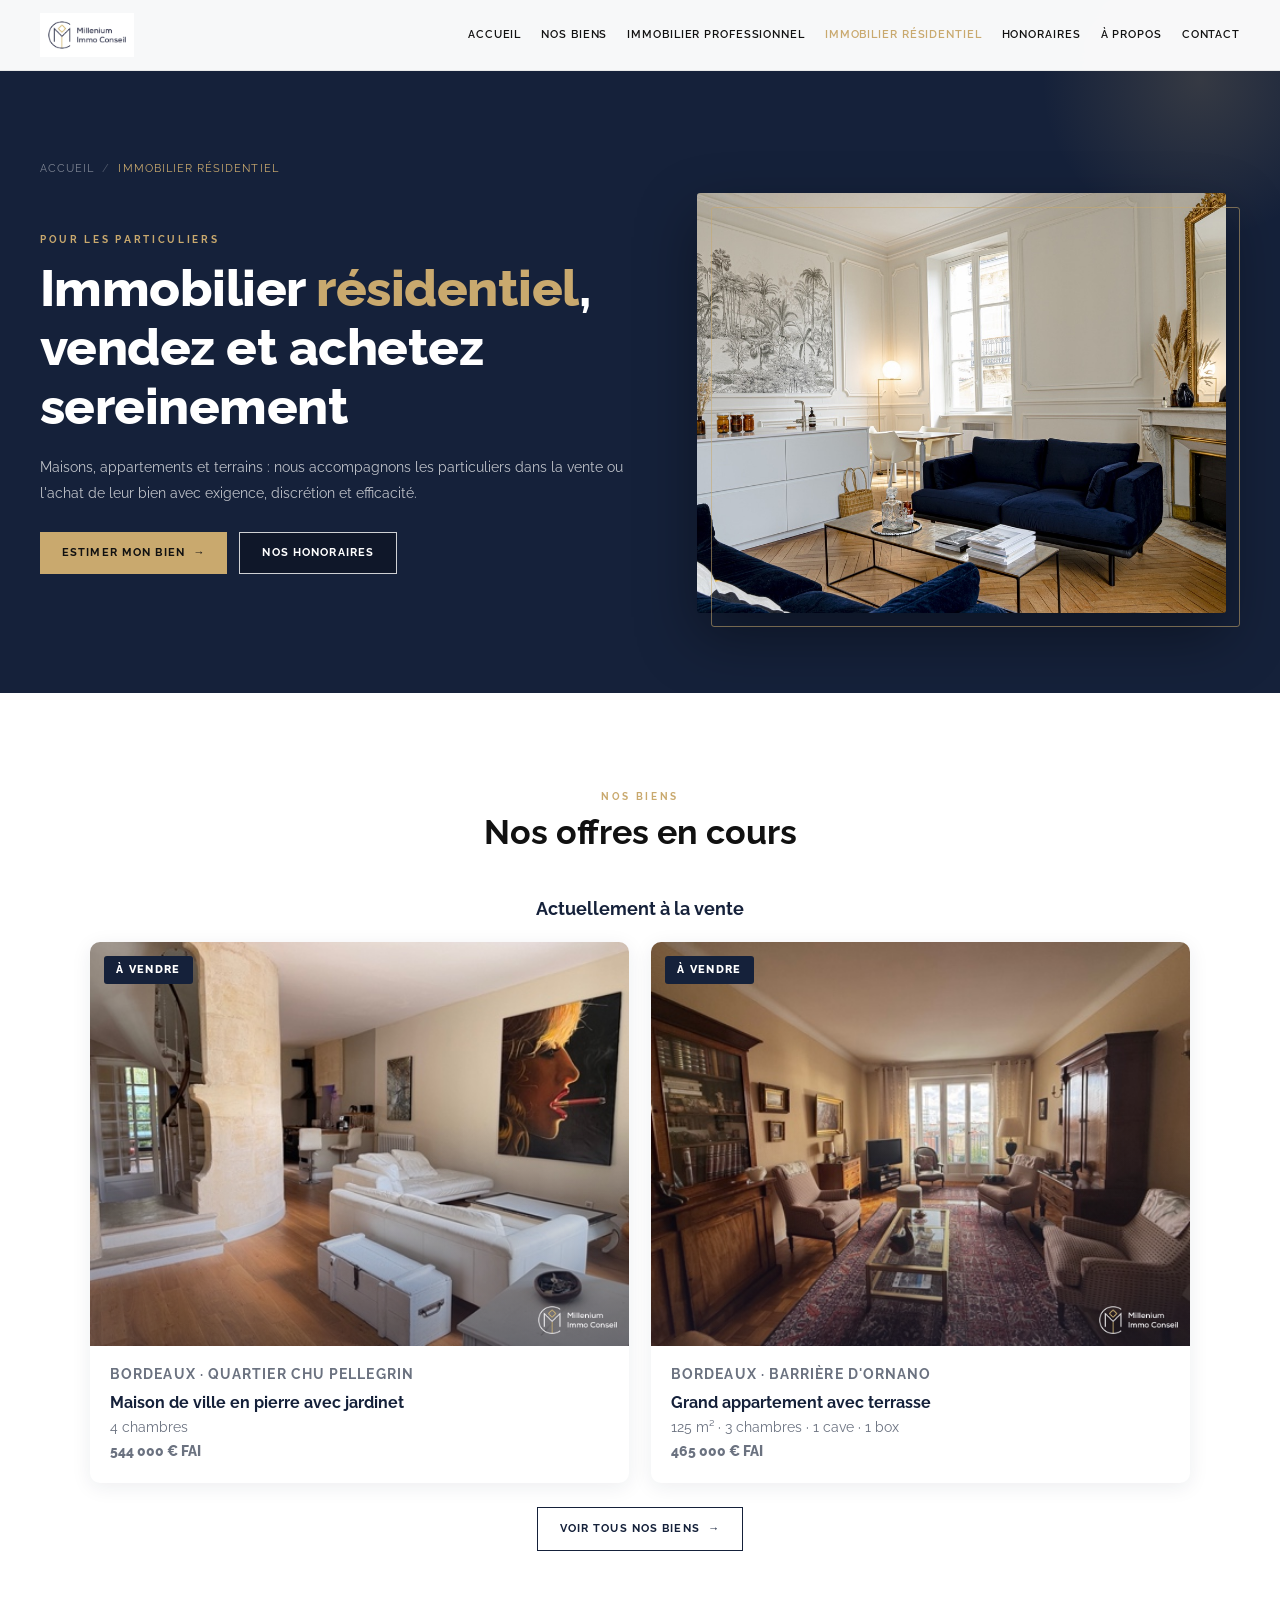
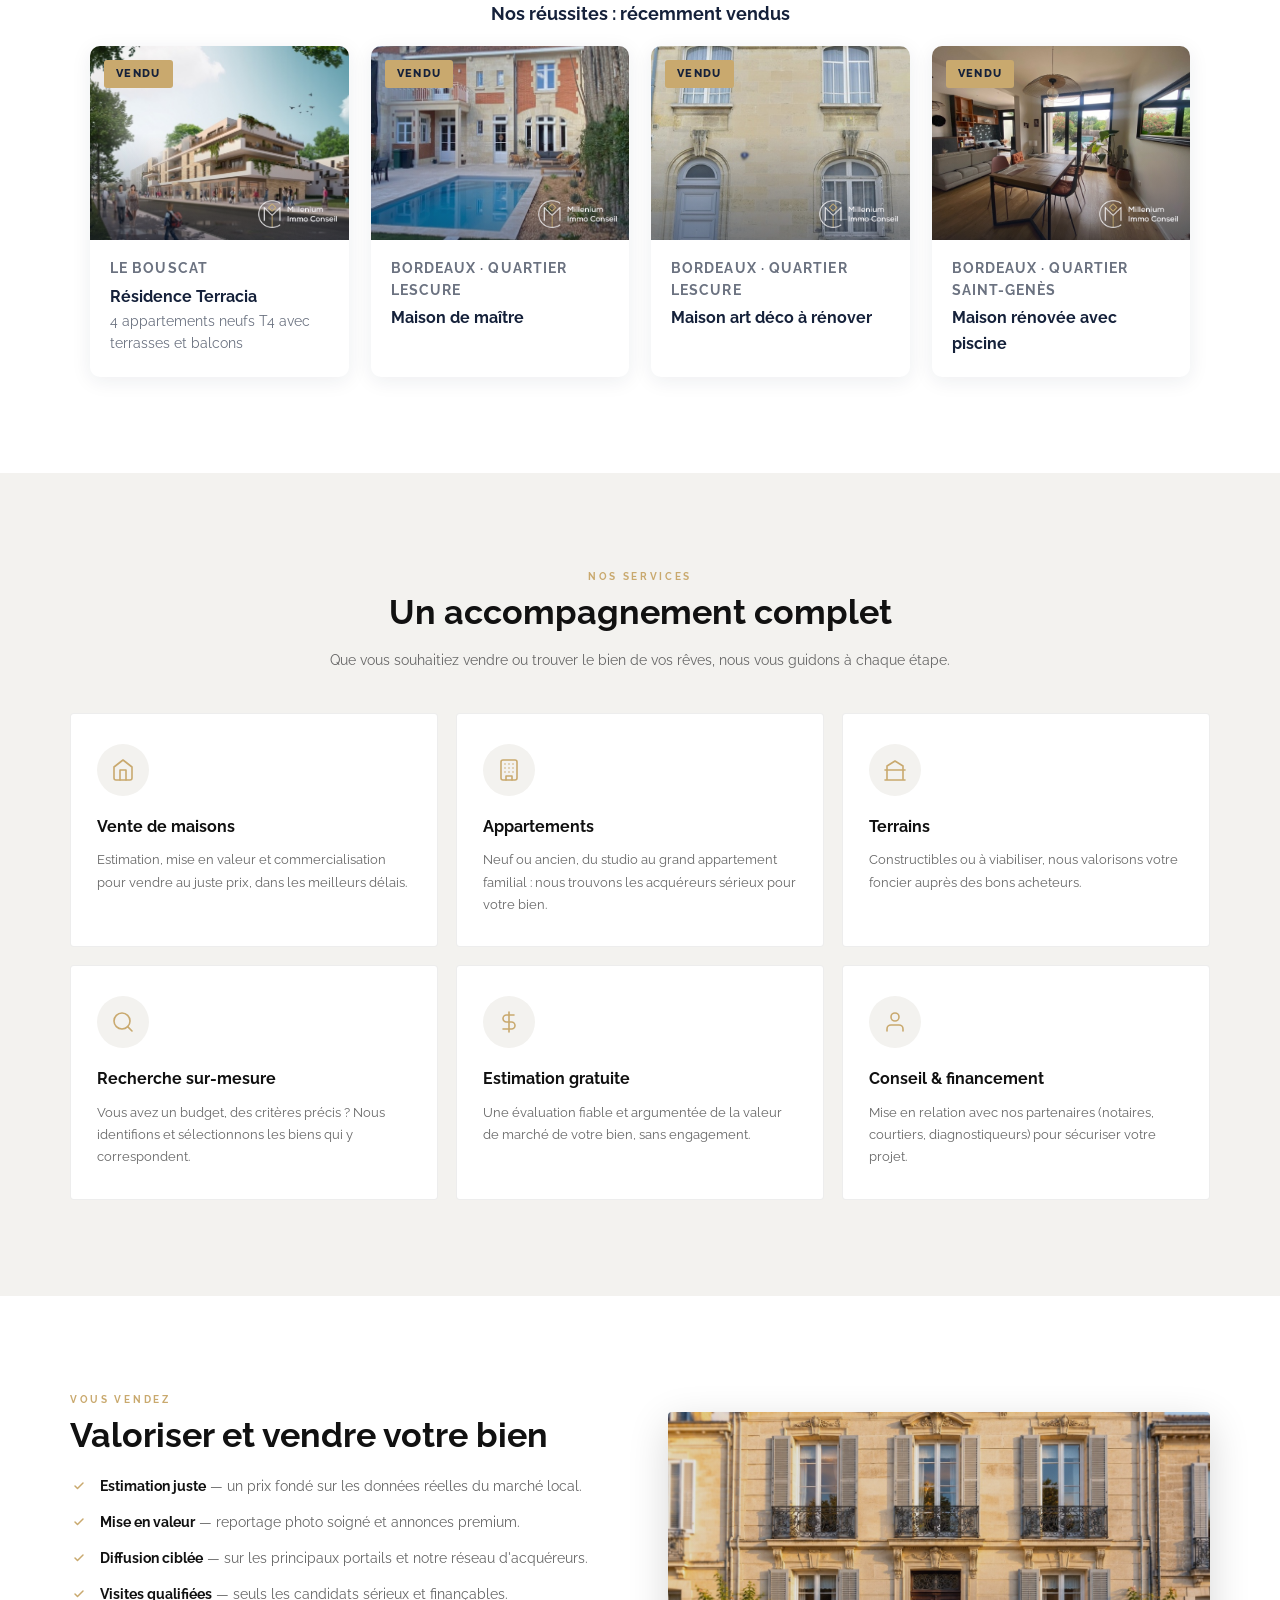
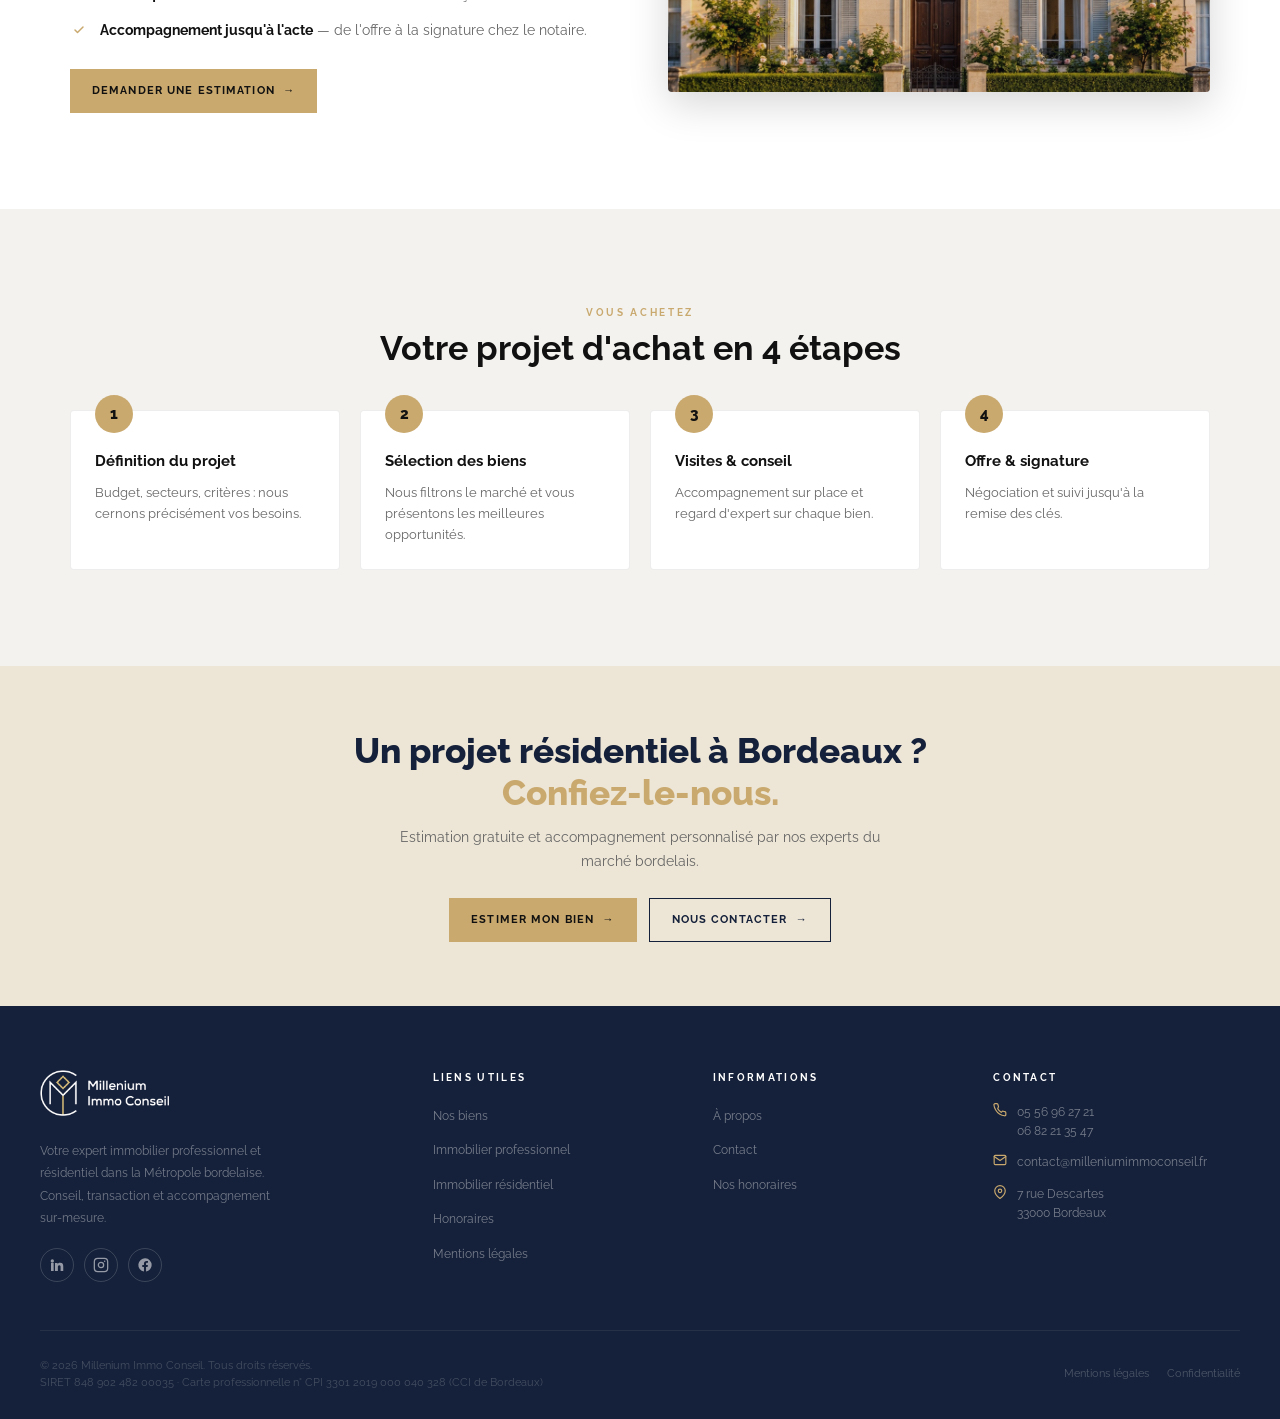
<file: residentiel.html>
<!DOCTYPE html>
<html lang="fr">
<head>
  <meta charset="UTF-8">
  <meta name="viewport" content="width=device-width, initial-scale=1.0">
  <title>Immobilier Résidentiel – Millenium Immo Conseil</title>
  <meta name="description" content="Vente et achat de maisons, appartements et terrains dans la Métropole bordelaise. Un accompagnement résidentiel sur-mesure pour les particuliers.">
  <link rel="preconnect" href="https://fonts.googleapis.com">
  <link rel="preconnect" href="https://fonts.gstatic.com" crossorigin>
  <link href="https://fonts.googleapis.com/css2?family=Raleway:wght@300;400;500;600;700;800&display=swap" rel="stylesheet">
  <link rel="stylesheet" href="css/style.css">
</head>
<body>

  <!-- ══════════ HEADER ══════════ -->
  <header>
    <div class="header-inner">
      <a href="index.html" class="logo"><picture><source srcset="IMG/Logo_MilleniumImmoConseil.avif" type="image/avif"><img src="IMG/Logo_MilleniumImmoConseil.jpg" alt="Millenium Immo Conseil"></picture></a>
      <button class="nav-toggle" id="navToggle" aria-label="Ouvrir le menu"><span></span><span></span><span></span></button>
      <nav class="main-nav" id="mainNav">
        <a href="index.html">Accueil</a>
        <a href="catalogue.html">Nos Biens</a>
        <a href="professionnel.html">Immobilier Professionnel</a>
        <a href="residentiel.html" class="active">Immobilier Résidentiel</a>
        <a href="honoraires.html">Honoraires</a>
        <a href="a-propos.html">À Propos</a>
        <a href="contact.html">Contact</a>
      </nav>
    </div>
  </header>

  <!-- ══════════ HERO ══════════ -->
  <section class="page-hero">
    <div class="page-hero-inner">
      <div class="breadcrumb">
        <a href="index.html">Accueil</a><span class="sep">/</span><span class="current">Immobilier Résidentiel</span>
      </div>
      <div class="page-hero-split">
        <div class="page-hero-copy">
        <span class="eyebrow">Pour les particuliers</span>
        <h1>Immobilier <span class="gold">résidentiel</span>, vendez et achetez sereinement</h1>
        <p class="lead">Maisons, appartements et terrains&nbsp;: nous accompagnons les particuliers dans la vente ou l'achat de leur bien avec exigence, discrétion et efficacité.</p>
        <div class="hero-btns" style="display:flex;gap:12px;flex-wrap:wrap;margin-top:26px;">
          <a href="contact.html" class="btn-primary">Estimer mon bien &nbsp;→</a>
          <a href="honoraires.html" class="btn-ghost">Nos honoraires</a>
        </div>
        </div>
        <div class="page-hero-media">
          <img src="IMG/residentiel-salon.jpg" alt="Salon d'un appartement bourgeois bordelais : parquet en point de Hongrie, moulures et cheminée en marbre" width="1024" height="769" fetchpriority="high" decoding="async">
        </div>
      </div>
    </div>
  </section>

  <!-- ══════════ RÉALISATIONS ══════════ -->
  <section class="section">
    <div class="container">
      <div class="section-head">
        <span class="eyebrow">Nos biens</span>
        <h2 class="section-h2">Nos offres en cours</h2>
      </div>
      <div class="reals-block">
        <h3 class="reals-title">Actuellement à la vente</h3>
        <div class="reals-grid wide">
          <article class="real-card real-listing">
            <div class="real-photo"><img class="real-img" src="IMG/vente-bordeaux-maison-pellegrin.jpg" alt="Maison de ville en pierre avec jardinet, Bordeaux quartier CHU Pellegrin" loading="lazy" decoding="async"><span class="real-badge sale">À VENDRE</span><img class="real-logo" src="IMG/logo-millenium-blanc.png" alt="Millenium Immo Conseil"></div>
            <div class="real-body"><p class="real-loc">Bordeaux · Quartier CHU Pellegrin</p><h3>Maison de ville en pierre avec jardinet</h3><p class="real-detail">4 chambres</p><p class="real-price">544 000 € FAI</p></div>
          </article>
          <article class="real-card real-listing">
            <div class="real-photo"><img class="real-img" src="IMG/vente-bordeaux-appartement-ornano.jpg" alt="Grand appartement avec terrasse, Bordeaux barrière d'Ornano" loading="lazy" decoding="async"><span class="real-badge sale">À VENDRE</span><img class="real-logo" src="IMG/logo-millenium-blanc.png" alt="Millenium Immo Conseil"></div>
            <div class="real-body"><p class="real-loc">Bordeaux · Barrière d'Ornano</p><h3>Grand appartement avec terrasse</h3><p class="real-detail">125 m² · 3 chambres · 1 cave · 1 box</p><p class="real-price">465 000 € FAI</p></div>
          </article>
        </div>
        <div class="reals-more"><a href="catalogue.html" class="btn-cta-dark">Voir tous nos biens &nbsp;→</a></div>
      </div>
<div class="reals-block">
        <h3 class="reals-title">Nos réussites : récemment vendus</h3>
        <div class="reals-grid wide">
          <article class="real-card real-listing">
            <div class="real-photo"><img class="real-img" src="IMG/vendu-le-bouscat-terracia.jpg" alt="Résidence Terracia au Bouscat" loading="lazy" decoding="async"><span class="real-badge">VENDU</span><img class="real-logo" src="IMG/logo-millenium-blanc.png" alt="Millenium Immo Conseil"></div>
            <div class="real-body"><p class="real-loc">Le Bouscat</p><h3>Résidence Terracia</h3><p class="real-detail">4 appartements neufs T4 avec terrasses et balcons</p></div>
          </article>
          <article class="real-card real-listing">
            <div class="real-photo"><img class="real-img" src="IMG/vendu-bordeaux-lescure-maison-de-maitre.jpg" alt="Maison de maître, Bordeaux quartier Lescure" loading="lazy" decoding="async"><span class="real-badge">VENDU</span><img class="real-logo" src="IMG/logo-millenium-blanc.png" alt="Millenium Immo Conseil"></div>
            <div class="real-body"><p class="real-loc">Bordeaux · Quartier Lescure</p><h3>Maison de maître</h3></div>
          </article>
          <article class="real-card real-listing">
            <div class="real-photo"><img class="real-img" src="IMG/vendu-bordeaux-lescure-maison-art-deco.jpg" alt="Maison art déco à rénover, Bordeaux quartier Lescure" loading="lazy" decoding="async"><span class="real-badge">VENDU</span><img class="real-logo" src="IMG/logo-millenium-blanc.png" alt="Millenium Immo Conseil"></div>
            <div class="real-body"><p class="real-loc">Bordeaux · Quartier Lescure</p><h3>Maison art déco à rénover</h3></div>
          </article>
          <article class="real-card real-listing">
            <div class="real-photo"><img class="real-img" src="IMG/vendu-bordeaux-saint-genes-maison-piscine.jpg" alt="Maison rénovée avec piscine, Bordeaux Saint-Genès" loading="lazy" decoding="async"><span class="real-badge">VENDU</span><img class="real-logo" src="IMG/logo-millenium-blanc.png" alt="Millenium Immo Conseil"></div>
            <div class="real-body"><p class="real-loc">Bordeaux · Quartier Saint-Genès</p><h3>Maison rénovée avec piscine</h3></div>
          </article>
        </div>
      </div>
          </div>
  </section>

  <!-- ══════════ SERVICES ══════════ -->
  <section class="section alt">
    <div class="container">
      <div class="section-head">
        <span class="eyebrow">Nos services</span>
        <h2 class="section-h2">Un accompagnement complet</h2>
        <p>Que vous souhaitiez vendre ou trouver le bien de vos rêves, nous vous guidons à chaque étape.</p>
      </div>
      <div class="cards-grid cols-3">
        <div class="feature-card">
          <div class="feature-icon">
            <svg width="24" height="24" viewBox="0 0 24 24" fill="none" stroke="currentColor" stroke-width="1.6" stroke-linecap="round" stroke-linejoin="round"><path d="M3 9l9-7 9 7v11a2 2 0 0 1-2 2H5a2 2 0 0 1-2-2z"/><path d="M9 22V12h6v10"/></svg>
          </div>
          <h3>Vente de maisons</h3>
          <p>Estimation, mise en valeur et commercialisation pour vendre au juste prix, dans les meilleurs délais.</p>
        </div>
        <div class="feature-card">
          <div class="feature-icon">
            <svg width="24" height="24" viewBox="0 0 24 24" fill="none" stroke="currentColor" stroke-width="1.6" stroke-linecap="round" stroke-linejoin="round"><rect x="4" y="2" width="16" height="20" rx="2"/><path d="M9 22v-4h6v4M8 6h.01M12 6h.01M16 6h.01M8 10h.01M12 10h.01M16 10h.01M8 14h.01M12 14h.01M16 14h.01"/></svg>
          </div>
          <h3>Appartements</h3>
          <p>Neuf ou ancien, du studio au grand appartement familial&nbsp;: nous trouvons les acquéreurs sérieux pour votre bien.</p>
        </div>
        <div class="feature-card">
          <div class="feature-icon">
            <svg width="24" height="24" viewBox="0 0 24 24" fill="none" stroke="currentColor" stroke-width="1.6" stroke-linecap="round" stroke-linejoin="round"><path d="M2 22h20M4 22V8l8-5 8 5v14"/><path d="M2 12h20"/></svg>
          </div>
          <h3>Terrains</h3>
          <p>Constructibles ou à viabiliser, nous valorisons votre foncier auprès des bons acheteurs.</p>
        </div>
        <div class="feature-card">
          <div class="feature-icon">
            <svg width="24" height="24" viewBox="0 0 24 24" fill="none" stroke="currentColor" stroke-width="1.6" stroke-linecap="round" stroke-linejoin="round"><circle cx="11" cy="11" r="8"/><line x1="21" y1="21" x2="16.65" y2="16.65"/></svg>
          </div>
          <h3>Recherche sur-mesure</h3>
          <p>Vous avez un budget, des critères précis&nbsp;? Nous identifions et sélectionnons les biens qui y correspondent.</p>
        </div>
        <div class="feature-card">
          <div class="feature-icon">
            <svg width="24" height="24" viewBox="0 0 24 24" fill="none" stroke="currentColor" stroke-width="1.6" stroke-linecap="round" stroke-linejoin="round"><path d="M12 2v20M17 5H9.5a3.5 3.5 0 0 0 0 7h5a3.5 3.5 0 0 1 0 7H6"/></svg>
          </div>
          <h3>Estimation gratuite</h3>
          <p>Une évaluation fiable et argumentée de la valeur de marché de votre bien, sans engagement.</p>
        </div>
        <div class="feature-card">
          <div class="feature-icon">
            <svg width="24" height="24" viewBox="0 0 24 24" fill="none" stroke="currentColor" stroke-width="1.6" stroke-linecap="round" stroke-linejoin="round"><path d="M20 21v-2a4 4 0 0 0-4-4H8a4 4 0 0 0-4 4v2"/><circle cx="12" cy="7" r="4"/></svg>
          </div>
          <h3>Conseil &amp; financement</h3>
          <p>Mise en relation avec nos partenaires (notaires, courtiers, diagnostiqueurs) pour sécuriser votre projet.</p>
        </div>
      </div>
    </div>
  </section>

  <!-- ══════════ VENDRE ══════════ -->
  <section class="section">
    <div class="container">
      <div class="split reverse">
        <div class="split-media" style="background-image:linear-gradient(135deg,rgba(21,33,58,0.12),rgba(21,33,58,0.12)),url('IMG/maison-bordelaise.jpg');"></div>
        <div>
          <span class="eyebrow">Vous vendez</span>
          <h2 class="section-h2">Valoriser et vendre votre bien</h2>
          <ul class="check-list">
            <li><strong>Estimation juste</strong> — un prix fondé sur les données réelles du marché local.</li>
            <li><strong>Mise en valeur</strong> — reportage photo soigné et annonces premium.</li>
            <li><strong>Diffusion ciblée</strong> — sur les principaux portails et notre réseau d'acquéreurs.</li>
            <li><strong>Visites qualifiées</strong> — seuls les candidats sérieux et finançables.</li>
            <li><strong>Accompagnement jusqu'à l'acte</strong> — de l'offre à la signature chez le notaire.</li>
          </ul>
          <div style="margin-top:28px;"><a href="contact.html" class="btn-cta-gold">Demander une estimation &nbsp;→</a></div>
        </div>
      </div>
    </div>
  </section>

  <!-- ══════════ ACHETER ══════════ -->
  <section class="section alt">
    <div class="container">
      <div class="section-head">
        <span class="eyebrow">Vous achetez</span>
        <h2 class="section-h2">Votre projet d'achat en 4 étapes</h2>
      </div>
      <div class="steps cols-4">
        <div class="step"><h3>Définition du projet</h3><p>Budget, secteurs, critères&nbsp;: nous cernons précisément vos besoins.</p></div>
        <div class="step"><h3>Sélection des biens</h3><p>Nous filtrons le marché et vous présentons les meilleures opportunités.</p></div>
        <div class="step"><h3>Visites &amp; conseil</h3><p>Accompagnement sur place et regard d'expert sur chaque bien.</p></div>
        <div class="step"><h3>Offre &amp; signature</h3><p>Négociation et suivi jusqu'à la remise des clés.</p></div>
      </div>
    </div>
  </section>

  <!-- ══════════ CTA ══════════ -->
  <section class="cta-band">
    <h2>Un projet résidentiel à Bordeaux&nbsp;?<br><span class="gold">Confiez-le-nous.</span></h2>
    <p>Estimation gratuite et accompagnement personnalisé par nos experts du marché bordelais.</p>
    <div class="cta-btns">
      <a href="contact.html" class="btn-cta-gold">Estimer mon bien &nbsp;→</a>
      <a href="contact.html" class="btn-cta-dark">Nous contacter &nbsp;→</a>
    </div>
  </section>

  <!-- ══════════ FOOTER ══════════ -->
  <footer>
    <div class="footer-wrap">
      <div class="footer-top">
        <div>
          <a href="index.html" class="f-logo-link" aria-label="Millenium Immo Conseil – accueil">
            <img src="IMG/logo-millenium-blanc.png" alt="Millenium Immo Conseil" class="f-logo" width="832" height="296" loading="lazy" decoding="async">
          </a>
          <p class="f-brand-desc">Votre expert immobilier professionnel et résidentiel dans la Métropole bordelaise. Conseil, transaction et accompagnement sur-mesure.</p>
          <div class="f-socials">
            <a href="#" aria-label="Millenium Immo Conseil sur LinkedIn" target="_blank" rel="noopener noreferrer">
              <svg width="16" height="16" viewBox="0 0 24 24" fill="currentColor" aria-hidden="true"><path d="M4.98 3.5a2.5 2.5 0 1 1 0 5 2.5 2.5 0 0 1 0-5zM3 9h4v12H3zM9 9h3.8v1.71h.05c.53-.95 1.83-1.96 3.77-1.96 4.03 0 4.78 2.5 4.78 5.76V21h-4v-5.6c0-1.34-.03-3.07-1.9-3.07-1.9 0-2.2 1.46-2.2 2.97V21H9z"/></svg>
            </a>
            <a href="#" aria-label="Millenium Immo Conseil sur Instagram" target="_blank" rel="noopener noreferrer">
              <svg width="16" height="16" viewBox="0 0 24 24" fill="none" stroke="currentColor" stroke-width="1.9" stroke-linecap="round" stroke-linejoin="round" aria-hidden="true"><rect x="2" y="2" width="20" height="20" rx="5"/><circle cx="12" cy="12" r="4"/><circle cx="17.5" cy="6.5" r="1.1" fill="currentColor" stroke="none"/></svg>
            </a>
            <a href="#" aria-label="Millenium Immo Conseil sur Facebook" target="_blank" rel="noopener noreferrer">
              <svg width="16" height="16" viewBox="0 0 24 24" fill="currentColor" aria-hidden="true"><path d="M22 12a10 10 0 1 0-11.56 9.88v-6.99H7.9V12h2.54V9.8c0-2.51 1.49-3.9 3.78-3.9 1.1 0 2.24.2 2.24.2v2.46h-1.26c-1.24 0-1.63.77-1.63 1.56V12h2.78l-.45 2.89h-2.33v6.99A10 10 0 0 0 22 12z"/></svg>
            </a>
          </div>
        </div>
        <div>
          <p class="f-col-title">Liens Utiles</p>
          <ul class="f-links">
            <li><a href="catalogue.html">Nos biens</a></li>
            <li><a href="professionnel.html">Immobilier professionnel</a></li>
            <li><a href="residentiel.html">Immobilier résidentiel</a></li>
            <li><a href="honoraires.html">Honoraires</a></li>
            <li><a href="mentions-legales.html">Mentions légales</a></li>
          </ul>
        </div>
        <div>
          <p class="f-col-title">Informations</p>
          <ul class="f-links">
            <li><a href="a-propos.html">À propos</a></li>
            <li><a href="contact.html">Contact</a></li>
            <li><a href="honoraires.html">Nos honoraires</a></li>
          </ul>
        </div>
        <div>
          <p class="f-col-title">Contact</p>
          <div class="f-contact-row">
            <svg width="14" height="14" viewBox="0 0 24 24" fill="none" stroke="currentColor" stroke-width="2" stroke-linecap="round" stroke-linejoin="round"><path d="M22 16.92v3a2 2 0 0 1-2.18 2 19.79 19.79 0 0 1-8.63-3.07A19.5 19.5 0 0 1 4.69 12 19.79 19.79 0 0 1 1.61 3.37 2 2 0 0 1 3.58 1h3a2 2 0 0 1 2 1.72 12.84 12.84 0 0 0 .7 2.81 2 2 0 0 1-.45 2.11L8.09 9.91a16 16 0 0 0 6 6l1.27-1.27a2 2 0 0 1 2.11-.45 12.84 12.84 0 0 0 2.81.7A2 2 0 0 1 22 16.92z"/></svg>
            <span>05 56 96 27 21<br>06 82 21 35 47</span>
          </div>
          <div class="f-contact-row">
            <svg width="14" height="14" viewBox="0 0 24 24" fill="none" stroke="currentColor" stroke-width="2" stroke-linecap="round" stroke-linejoin="round"><path d="M4 4h16c1.1 0 2 .9 2 2v12c0 1.1-.9 2-2 2H4c-1.1 0-2-.9-2-2V6c0-1.1.9-2 2-2z"/><polyline points="22,6 12,13 2,6"/></svg>
            <span>contact@milleniumimmoconseil.fr</span>
          </div>
          <div class="f-contact-row">
            <svg width="14" height="14" viewBox="0 0 24 24" fill="none" stroke="currentColor" stroke-width="2" stroke-linecap="round" stroke-linejoin="round"><path d="M21 10c0 7-9 13-9 13s-9-6-9-13a9 9 0 0 1 18 0z"/><circle cx="12" cy="10" r="3"/></svg>
            <span>7 rue Descartes<br>33000 Bordeaux</span>
          </div>
        </div>
      </div>
      <div class="footer-bottom">
        <span>© 2026 Millenium Immo Conseil. Tous droits réservés.<br>SIRET 848&nbsp;902&nbsp;482&nbsp;00035 · Carte professionnelle n°&nbsp;CPI 3301 2019 000 040 328 (CCI de Bordeaux)</span>
        <div class="footer-bottom-links">
          <a href="mentions-legales.html">Mentions légales</a>
          <a href="mentions-legales.html">Confidentialité</a>
        </div>
      </div>
    </div>
  </footer>

  <script src="js/main.js"></script>
</body>
</html>
</file>
<file: css/style.css>
/* ════════════════════════════════════════════════
   Millenium Immo Conseil — Feuille de style partagée
   (mêmes couleurs / typographie que la page d'accueil)
   ════════════════════════════════════════════════ */

/* ── ROOT ───────────────────────────────── */
:root {
  --gold:       #C9A96E;
  --gold-light: #DFC08A;
  --dark:       #111111;
  --gray:       #666;
  --light-bg:   #F3F2EF;
  --navy:       #15213A;
  --cream:      #EDE5D5;
  --white:      #FFFFFF;
  --font:       'Raleway', sans-serif;
}

*, *::before, *::after { margin: 0; padding: 0; box-sizing: border-box; }
html { scroll-behavior: smooth; }
body { font-family: var(--font); color: var(--dark); background: var(--white); line-height: 1.6; -webkit-font-smoothing: antialiased; }
img { max-width: 100%; }

/* ── HEADER ─────────────────────────────── */
header {
  position: fixed;
  top: 0; left: 0; right: 0;
  z-index: 300;
  background: rgba(255,255,255,0.97);
  backdrop-filter: blur(10px);
  border-bottom: 1px solid rgba(0,0,0,0.07);
}

.header-inner {
  padding: 0 20px;
  height: 60px;
  display: flex;
  align-items: center;
  justify-content: space-between;
}

.logo img {
  height: 36px;
  width: auto;
  display: block;
  object-fit: contain;
}

/* hamburger */
.nav-toggle {
  display: flex;
  flex-direction: column;
  gap: 5px;
  background: none;
  border: none;
  cursor: pointer;
  padding: 6px;
  z-index: 10;
}
.nav-toggle span {
  display: block;
  width: 22px;
  height: 2px;
  background: var(--dark);
  border-radius: 1px;
  transition: transform 0.3s, opacity 0.3s;
}
.nav-toggle.open span:nth-child(1) { transform: translateY(7px) rotate(45deg); }
.nav-toggle.open span:nth-child(2) { opacity: 0; }
.nav-toggle.open span:nth-child(3) { transform: translateY(-7px) rotate(-45deg); }

/* mobile nav drawer */
.main-nav {
  display: none;
  position: fixed;
  top: 60px; left: 0; right: 0;
  background: rgba(255,255,255,0.99);
  padding: 24px 20px;
  border-bottom: 1px solid rgba(0,0,0,0.07);
  flex-direction: column;
  gap: 18px;
  z-index: 290;
}
.main-nav.open { display: flex; }

.main-nav a {
  color: var(--dark);
  text-decoration: none;
  font-size: 0.85rem;
  font-weight: 600;
  letter-spacing: 0.08em;
  text-transform: uppercase;
  transition: color 0.2s;
}
.main-nav a:hover, .main-nav a.active { color: var(--gold); }

@media (min-width: 1024px) {
  .header-inner {
    max-width: 1280px;
    margin: 0 auto;
    padding: 0 40px;
    height: 70px;
  }
  .logo img { height: 44px; }
  .nav-toggle { display: none; }
  .main-nav {
    display: flex !important;
    position: static;
    flex-direction: row;
    gap: 20px;
    padding: 0;
    background: none;
    border: none;
  }
  .main-nav a { font-size: 0.7rem; }
}

/* ── BOUTONS ────────────────────────────── */
.btn-primary {
  background: var(--gold);
  color: #111;
  padding: 12px 22px;
  font-family: var(--font);
  font-size: 0.7rem;
  font-weight: 700;
  letter-spacing: 0.1em;
  text-transform: uppercase;
  text-decoration: none;
  display: inline-flex;
  align-items: center;
  gap: 8px;
  transition: background 0.2s;
  white-space: nowrap;
  cursor: pointer;
  border: none;
}
.btn-primary:hover { background: var(--gold-light); }

.btn-ghost {
  background: rgba(0,0,0,0.30);
  color: var(--white);
  padding: 11px 22px;
  font-family: var(--font);
  font-size: 0.7rem;
  font-weight: 700;
  letter-spacing: 0.1em;
  text-transform: uppercase;
  text-decoration: none;
  border: 1.5px solid rgba(255,255,255,0.8);
  display: inline-flex;
  align-items: center;
  gap: 8px;
  transition: border-color 0.2s, background 0.2s;
  white-space: nowrap;
}
.btn-ghost:hover { border-color: #fff; background: rgba(0,0,0,0.50); }

.btn-outline-dark {
  display: inline-flex;
  align-items: center;
  gap: 8px;
  color: var(--white);
  font-family: var(--font);
  font-size: 0.7rem;
  font-weight: 700;
  letter-spacing: 0.1em;
  text-transform: uppercase;
  text-decoration: none;
  border: 1.5px solid rgba(255,255,255,0.65);
  padding: 12px 26px;
  transition: background 0.2s, color 0.2s, border-color 0.2s;
}
.btn-outline-dark:hover { background: var(--white); color: var(--navy); border-color: var(--white); }

/* bouton or sur fond clair */
.btn-cta-gold {
  background: var(--gold);
  color: #111;
  padding: 13px 22px;
  font-family: var(--font);
  font-size: 0.7rem;
  font-weight: 700;
  letter-spacing: 0.1em;
  text-transform: uppercase;
  text-decoration: none;
  display: inline-flex;
  align-items: center;
  gap: 8px;
  white-space: nowrap;
  transition: background 0.2s;
  border: none;
  cursor: pointer;
}
.btn-cta-gold:hover { background: var(--gold-light); }

.btn-cta-dark {
  background: transparent;
  color: var(--navy);
  padding: 12px 22px;
  font-family: var(--font);
  font-size: 0.7rem;
  font-weight: 700;
  letter-spacing: 0.1em;
  text-transform: uppercase;
  text-decoration: none;
  border: 1.5px solid var(--navy);
  display: inline-flex;
  align-items: center;
  gap: 8px;
  white-space: nowrap;
  transition: border-color 0.2s, background 0.2s;
}
.btn-cta-dark:hover { background: rgba(21,25,58,0.06); }

/* ── HERO DE PAGE (bandeau navy) ────────── */
.page-hero {
  position: relative;
  background: var(--navy);
  padding: 120px 20px 56px;
  overflow: hidden;
}
.page-hero::after {
  content: '';
  position: absolute;
  right: -80px; top: -80px;
  width: 320px; height: 320px;
  border-radius: 50%;
  background: radial-gradient(circle, rgba(201,169,110,0.18) 0%, transparent 70%);
  pointer-events: none;
}
.page-hero-inner { max-width: 1280px; margin: 0 auto; position: relative; z-index: 2; }

.breadcrumb {
  display: flex;
  gap: 8px;
  align-items: center;
  font-size: 0.66rem;
  letter-spacing: 0.1em;
  text-transform: uppercase;
  color: rgba(255,255,255,0.45);
  margin-bottom: 16px;
}
.breadcrumb a { color: rgba(255,255,255,0.45); text-decoration: none; transition: color 0.2s; }
.breadcrumb a:hover { color: var(--gold); }
.breadcrumb span.sep { color: rgba(255,255,255,0.25); }
.breadcrumb span.current { color: var(--gold); }

.page-hero .eyebrow {
  display: block;
  color: var(--gold);
  font-size: 0.6rem;
  font-weight: 700;
  letter-spacing: 0.28em;
  text-transform: uppercase;
  margin-bottom: 12px;
}

.page-hero h1 {
  color: var(--white);
  font-size: 2rem;
  font-weight: 800;
  line-height: 1.15;
  letter-spacing: -0.01em;
  max-width: 760px;
}
.page-hero h1 .gold { color: var(--gold); }

.page-hero p.lead {
  color: rgba(255,255,255,0.72);
  font-size: 0.9rem;
  line-height: 1.8;
  margin-top: 18px;
  max-width: 600px;
}

@media (min-width: 768px) {
  .page-hero { padding: 150px 32px 72px; }
  .page-hero h1 { font-size: 2.8rem; }
}
@media (min-width: 1024px) {
  .page-hero { padding: 160px 40px 80px; }
  .page-hero h1 { font-size: 3.2rem; }
}

/* ── HERO DE PAGE AVEC VISUEL ───────────── */
.page-hero-split { display: grid; grid-template-columns: 1fr; gap: 32px; align-items: center; }
.page-hero-copy { min-width: 0; }
.page-hero-media { position: relative; min-width: 0; }
.page-hero-media img {
  display: block;
  width: 100%;
  aspect-ratio: 4/3;
  object-fit: cover;
  border-radius: 3px;
  box-shadow: 0 24px 60px rgba(0,0,0,0.38);
}
.page-hero-media::after {
  content: '';
  position: absolute;
  inset: 0;
  border: 1px solid rgba(201,169,110,0.55);
  border-radius: 3px;
  transform: translate(14px, 14px);
  pointer-events: none;
}
@media (min-width: 900px) {
  .page-hero-split { grid-template-columns: 1.05fr 0.95fr; gap: 56px; }
  .page-hero-media { margin-right: 14px; }
  .page-hero-media img { aspect-ratio: 5/4; max-height: 420px; }
}

/* ── SECTIONS GÉNÉRIQUES ────────────────── */
.section { padding: 56px 20px; }
.section.alt { background: var(--light-bg); }
.section.cream { background: var(--cream); }
.container { max-width: 1140px; margin: 0 auto; }
.container-narrow { max-width: 820px; margin: 0 auto; }

.eyebrow {
  display: block;
  color: var(--gold);
  font-size: 0.6rem;
  font-weight: 700;
  letter-spacing: 0.28em;
  text-transform: uppercase;
  margin-bottom: 8px;
}

.section-h2 {
  font-size: 1.6rem;
  font-weight: 700;
  color: var(--dark);
  line-height: 1.25;
  margin-bottom: 18px;
}
.section-head { text-align: center; margin-bottom: 40px; }
.section-head .section-h2 { margin-bottom: 0; }
.section-head p { color: var(--gray); font-size: 0.88rem; max-width: 620px; margin: 14px auto 0; line-height: 1.75; }

.lead-text { color: var(--gray); font-size: 0.92rem; line-height: 1.85; }
.lead-text p { margin-bottom: 16px; }
.lead-text p:last-child { margin-bottom: 0; }

@media (min-width: 768px) {
  .section { padding: 72px 32px; }
  .section-h2 { font-size: 1.9rem; }
}
@media (min-width: 1024px) {
  .section { padding: 96px 40px; }
  .section-h2 { font-size: 2.1rem; }
}

/* ── GRILLE DE CARTES SERVICES ──────────── */
.cards-grid {
  display: grid;
  grid-template-columns: 1fr;
  gap: 18px;
}
.feature-card {
  background: var(--white);
  border: 1px solid rgba(0,0,0,0.07);
  border-radius: 4px;
  padding: 30px 26px;
  transition: box-shadow 0.25s, transform 0.25s;
}
.section.alt .feature-card,
.section.cream .feature-card { background: var(--white); }
.feature-card:hover { box-shadow: 0 12px 36px rgba(0,0,0,0.09); transform: translateY(-3px); }

.feature-icon {
  width: 52px;
  height: 52px;
  border-radius: 50%;
  background: var(--light-bg);
  display: flex;
  align-items: center;
  justify-content: center;
  color: var(--gold);
  margin-bottom: 18px;
}
.feature-card h3 { font-size: 1rem; font-weight: 700; color: var(--dark); margin-bottom: 10px; }
.feature-card p { font-size: 0.82rem; color: var(--gray); line-height: 1.7; }

@media (min-width: 640px) { .cards-grid { grid-template-columns: 1fr 1fr; } }
@media (min-width: 1024px) { .cards-grid.cols-3 { grid-template-columns: repeat(3, 1fr); } }

/* ── LISTE À PUCES OR ───────────────────── */
.check-list { list-style: none; display: flex; flex-direction: column; gap: 14px; }
.check-list li {
  position: relative;
  padding-left: 30px;
  font-size: 0.86rem;
  color: var(--gray);
  line-height: 1.6;
}
.check-list li::before {
  content: '';
  position: absolute;
  left: 0; top: 2px;
  width: 18px; height: 18px;
  border-radius: 50%;
  background: var(--gold);
  -webkit-mask: url("data:image/svg+xml,%3Csvg xmlns='http://www.w3.org/2000/svg' viewBox='0 0 24 24' fill='none' stroke='black' stroke-width='3' stroke-linecap='round' stroke-linejoin='round'%3E%3Cpolyline points='20 6 9 17 4 12'/%3E%3C/svg%3E") center/12px no-repeat;
          mask: url("data:image/svg+xml,%3Csvg xmlns='http://www.w3.org/2000/svg' viewBox='0 0 24 24' fill='none' stroke='black' stroke-width='3' stroke-linecap='round' stroke-linejoin='round'%3E%3Cpolyline points='20 6 9 17 4 12'/%3E%3C/svg%3E") center/12px no-repeat;
}
.check-list li strong { color: var(--dark); font-weight: 700; }

/* ── DEUX COLONNES (texte + visuel) ─────── */
.split {
  display: grid;
  grid-template-columns: 1fr;
  gap: 36px;
  align-items: center;
}
.split-media {
  border-radius: 4px;
  overflow: hidden;
  min-height: 280px;
  background-size: cover;
  background-position: center;
  box-shadow: 0 12px 40px rgba(0,0,0,0.16);
}
@media (min-width: 900px) {
  .split { grid-template-columns: 1fr 1fr; gap: 56px; }
  .split.reverse .split-media { order: 2; }
}

/* ── ÉTAPES / PROCESS ───────────────────── */
.steps { display: grid; grid-template-columns: 1fr; gap: 20px; counter-reset: step; }
.step {
  position: relative;
  background: var(--white);
  border: 1px solid rgba(0,0,0,0.07);
  border-radius: 4px;
  padding: 28px 24px 24px;
}
.step::before {
  counter-increment: step;
  content: counter(step);
  position: absolute;
  top: -16px; left: 24px;
  width: 38px; height: 38px;
  background: var(--gold);
  color: #111;
  font-weight: 800;
  font-size: 0.95rem;
  border-radius: 50%;
  display: flex; align-items: center; justify-content: center;
}
.step h3 { font-size: 0.95rem; font-weight: 700; margin: 10px 0 8px; }
.step p { font-size: 0.8rem; color: var(--gray); line-height: 1.65; }
@media (min-width: 640px) { .steps { grid-template-columns: 1fr 1fr; } }
@media (min-width: 1024px) { .steps.cols-4 { grid-template-columns: repeat(4, 1fr); } }

/* ── STATS ──────────────────────────────── */
.stats { display: grid; grid-template-columns: 1fr 1fr; gap: 24px; }
.stat { text-align: center; }
.stat .num { font-size: 2.4rem; font-weight: 800; color: var(--gold); line-height: 1; }
.stat .label { font-size: 0.74rem; color: rgba(255,255,255,0.7); text-transform: uppercase; letter-spacing: 0.1em; margin-top: 8px; }
.section.navy { background: var(--navy); }
.section.navy .section-h2 { color: var(--white); }
.section.navy .lead-text { color: rgba(255,255,255,0.7); }
@media (min-width: 768px) { .stats { grid-template-columns: repeat(4, 1fr); } }

/* ── TARIFS / HONORAIRES ────────────────── */
.pricing-grid {
  display: grid;
  grid-template-columns: 1fr;
  gap: 22px;
}
.price-card {
  background: var(--white);
  border: 1px solid rgba(0,0,0,0.08);
  border-radius: 6px;
  padding: 34px 28px;
  display: flex;
  flex-direction: column;
}
.price-card.featured {
  border: 1.5px solid var(--gold);
  box-shadow: 0 16px 44px rgba(201,169,110,0.18);
  position: relative;
}
.price-card.featured::before {
  content: 'Le plus demandé';
  position: absolute;
  top: -12px; left: 50%; transform: translateX(-50%);
  background: var(--gold);
  color: #111;
  font-size: 0.58rem;
  font-weight: 700;
  letter-spacing: 0.14em;
  text-transform: uppercase;
  padding: 5px 14px;
  border-radius: 20px;
  white-space: nowrap;
}
.price-card h3 { font-size: 0.7rem; letter-spacing: 0.18em; text-transform: uppercase; color: var(--gold); font-weight: 700; margin-bottom: 14px; }
.price-card .price { font-size: 2.4rem; font-weight: 800; color: var(--dark); line-height: 1; }
.price-card .price small { font-size: 0.85rem; font-weight: 600; color: var(--gray); }
.price-card .price-sub { font-size: 0.78rem; color: var(--gray); margin: 8px 0 22px; }
.price-card .check-list { margin-bottom: 26px; }
.price-card .check-list li { font-size: 0.82rem; }
.price-card .btn-cta-gold, .price-card .btn-cta-dark { justify-content: center; margin-top: auto; }
@media (min-width: 768px) { .pricing-grid { grid-template-columns: repeat(3, 1fr); align-items: start; } }

.fee-table { width: 100%; border-collapse: collapse; font-size: 0.85rem; }
.fee-table th, .fee-table td { padding: 14px 18px; text-align: left; border-bottom: 1px solid rgba(0,0,0,0.08); }
.fee-table thead th { background: var(--navy); color: var(--white); font-size: 0.66rem; letter-spacing: 0.1em; text-transform: uppercase; }
.fee-table tbody tr:hover { background: var(--light-bg); }
.fee-table td:last-child { font-weight: 700; color: var(--gold); white-space: nowrap; }
.fee-table-wrap { overflow-x: auto; border: 1px solid rgba(0,0,0,0.08); border-radius: 6px; }
.fee-table td:last-child { vertical-align: top; }
.fee-table .fee-note {
  display: block;
  margin-top: 3px;
  font-size: 0.72rem;
  font-weight: 400;
  color: var(--gray);
  letter-spacing: 0;
  white-space: normal;
}
.note { font-size: 0.74rem; color: var(--gray); margin-top: 14px; line-height: 1.6; }

/* ── ÉQUIPE / À PROPOS ──────────────────── */
.values-grid { display: grid; grid-template-columns: 1fr; gap: 18px; }
@media (min-width: 640px) { .values-grid { grid-template-columns: 1fr 1fr; } }
@media (min-width: 1024px) { .values-grid { grid-template-columns: repeat(4, 1fr); } }

.team-grid { display: grid; grid-template-columns: 1fr; gap: 26px; }
.team-card { text-align: center; }
.team-photo {
  width: 130px; height: 130px;
  border-radius: 50%;
  margin: 0 auto 16px;
  background: linear-gradient(155deg, var(--navy) 0%, #2a3a5c 100%);
  display: flex; align-items: center; justify-content: center;
  color: var(--gold);
  font-size: 2rem; font-weight: 800;
  border: 3px solid var(--gold);
}
.team-card h3 { font-size: 1rem; font-weight: 700; }
.team-card .role { font-size: 0.72rem; color: var(--gold); text-transform: uppercase; letter-spacing: 0.12em; margin: 4px 0 10px; }
.team-card p { font-size: 0.8rem; color: var(--gray); line-height: 1.65; max-width: 280px; margin: 0 auto; }
@media (min-width: 640px) { .team-grid { grid-template-columns: 1fr 1fr; } }
@media (min-width: 1024px) { .team-grid.cols-3 { grid-template-columns: repeat(3, 1fr); } }

/* ── CONTACT ────────────────────────────── */
.contact-layout { display: grid; grid-template-columns: 1fr; gap: 40px; }
@media (min-width: 900px) { .contact-layout { grid-template-columns: 1.1fr 0.9fr; gap: 56px; } }

.contact-info-card { display: flex; flex-direction: column; gap: 22px; }
.contact-info-row { display: flex; gap: 16px; align-items: flex-start; }
.contact-info-row .ci-icon {
  flex-shrink: 0;
  width: 44px; height: 44px;
  border-radius: 50%;
  background: var(--light-bg);
  display: flex; align-items: center; justify-content: center;
  color: var(--gold);
}
.contact-info-row h4 { font-size: 0.7rem; letter-spacing: 0.12em; text-transform: uppercase; color: var(--gray); margin-bottom: 4px; }
.contact-info-row p, .contact-info-row a { font-size: 0.92rem; color: var(--dark); text-decoration: none; line-height: 1.5; }
.contact-info-row a:hover { color: var(--gold); }

.contact-form { display: flex; flex-direction: column; gap: 16px; }
.form-row { display: grid; grid-template-columns: 1fr; gap: 16px; }
@media (min-width: 560px) { .form-row { grid-template-columns: 1fr 1fr; } }
.field { display: flex; flex-direction: column; gap: 6px; }
.field label { font-size: 0.72rem; font-weight: 600; letter-spacing: 0.06em; text-transform: uppercase; color: var(--gray); }
.field input, .field select, .field textarea {
  font-family: var(--font);
  font-size: 0.9rem;
  padding: 12px 14px;
  border: 1px solid rgba(0,0,0,0.16);
  border-radius: 4px;
  background: var(--white);
  color: var(--dark);
  transition: border-color 0.2s;
}
.field input:focus, .field select:focus, .field textarea:focus { outline: none; border-color: var(--gold); }
.field textarea { resize: vertical; min-height: 130px; }
.form-consent { display: flex; gap: 10px; align-items: flex-start; font-size: 0.74rem; color: var(--gray); line-height: 1.5; }
.form-consent input { margin-top: 3px; accent-color: var(--gold); }
.form-feedback { font-size: 0.82rem; color: var(--gold); font-weight: 600; display: none; }
.form-feedback.show { display: block; }

.map-embed { border: 0; width: 100%; height: 320px; border-radius: 6px; margin-top: 8px; }

/* ── BANDEAU CTA (réutilisable) ─────────── */
.cta-band {
  background: var(--cream);
  padding: 48px 24px;
  text-align: center;
}
.cta-band h2 { font-size: 1.6rem; font-weight: 800; color: var(--navy); line-height: 1.2; margin-bottom: 12px; }
.cta-band h2 .gold { color: var(--gold); }
.cta-band p { color: var(--gray); font-size: 0.88rem; max-width: 520px; margin: 0 auto 24px; line-height: 1.7; }
.cta-band .cta-btns { display: flex; flex-wrap: wrap; gap: 12px; justify-content: center; }
@media (min-width: 768px) { .cta-band { padding: 64px 32px; } .cta-band h2 { font-size: 2.2rem; } }

/* ── FOOTER ─────────────────────────────── */
footer {
  background: var(--navy);
  padding: 48px 20px 24px;
}
.footer-wrap { max-width: 1280px; margin: 0 auto; }
.footer-top {
  display: grid;
  grid-template-columns: 1fr;
  gap: 32px;
  padding-bottom: 40px;
  border-bottom: 1px solid rgba(255,255,255,0.07);
  margin-bottom: 22px;
}
.f-logo-link { display: inline-block; margin-bottom: 16px; }
.f-logo {
  height: 46px;
  width: auto;
  display: block;
  object-fit: contain;
}
.f-brand-desc { color: rgba(255,255,255,0.4); font-size: 0.78rem; line-height: 1.8; max-width: 230px; }
.f-col-title { color: var(--white); font-size: 0.6rem; font-weight: 700; letter-spacing: 0.24em; text-transform: uppercase; margin-bottom: 16px; }
.f-links { list-style: none; display: flex; flex-direction: column; gap: 9px; }
.f-links a { color: rgba(255,255,255,0.42); text-decoration: none; font-size: 0.78rem; transition: color 0.18s; }
.f-links a:hover { color: var(--gold); }
.f-contact-row { display: flex; align-items: flex-start; gap: 10px; margin-bottom: 12px; color: rgba(255,255,255,0.42); font-size: 0.78rem; line-height: 1.55; }
.f-contact-row svg { color: var(--gold); flex-shrink: 0; margin-top: 1px; }
.footer-bottom { display: flex; flex-direction: column; gap: 8px; font-size: 0.68rem; color: rgba(255,255,255,0.2); }
.footer-bottom-links { display: flex; gap: 18px; }
.footer-bottom a { color: rgba(255,255,255,0.24); text-decoration: none; transition: color 0.18s; }
.footer-bottom a:hover { color: var(--gold); }

@media (min-width: 640px) {
  .footer-top { grid-template-columns: 1fr 1fr; gap: 32px; }
  .footer-bottom { flex-direction: row; justify-content: space-between; align-items: center; }
}
@media (min-width: 1024px) {
  footer { padding: 64px 40px 28px; }
  .footer-top { grid-template-columns: 1.5fr 1fr 1fr 1.1fr; gap: 56px; padding-bottom: 48px; margin-bottom: 26px; }
}

/* ── CATALOGUE (biens) ──────────────────── */
.catalogue-filters { display: flex; flex-wrap: wrap; gap: 10px; justify-content: center; margin-bottom: 32px; }
.filter-btn {
  font-family: var(--font);
  font-size: 0.68rem;
  font-weight: 700;
  letter-spacing: 0.08em;
  text-transform: uppercase;
  color: var(--gray);
  background: var(--white);
  border: 1px solid rgba(0,0,0,0.14);
  border-radius: 20px;
  padding: 9px 18px;
  cursor: pointer;
  transition: border-color 0.2s, color 0.2s, background 0.2s;
}
.filter-btn:hover { border-color: var(--gold); color: var(--dark); }
.filter-btn.active { background: var(--navy); border-color: var(--navy); color: var(--white); }

.listing-grid { display: grid; grid-template-columns: 1fr; gap: 22px; }
@media (min-width: 640px) { .listing-grid { grid-template-columns: 1fr 1fr; } }
@media (min-width: 1024px) { .listing-grid { grid-template-columns: repeat(3, 1fr); } }

.listing-card {
  background: var(--white);
  border: 1px solid rgba(0,0,0,0.07);
  border-radius: 4px;
  overflow: hidden;
  text-decoration: none;
  color: inherit;
  display: block;
  transition: box-shadow 0.25s, transform 0.25s;
}
.listing-card:hover { box-shadow: 0 12px 36px rgba(0,0,0,0.12); transform: translateY(-3px); }
.listing-card-photo { position: relative; aspect-ratio: 4/3; background-size: cover; background-position: center; background-color: var(--light-bg); }
.listing-badge {
  position: absolute; top: 12px; left: 12px;
  font-size: 0.58rem; font-weight: 700; letter-spacing: 0.1em; text-transform: uppercase;
  padding: 5px 12px; border-radius: 20px; color: var(--white);
}
.listing-badge.disponible     { background: #2E7D4F; }
.listing-badge.sous_compromis { background: var(--gold); color: #111; }
.listing-badge.vendu          { background: var(--gray); }
.listing-card-body { padding: 20px 20px 22px; }
.listing-card-body .listing-type { color: var(--gold); font-size: 0.6rem; font-weight: 700; letter-spacing: 0.16em; text-transform: uppercase; margin-bottom: 6px; }
.listing-card-body h3 { font-size: 1rem; font-weight: 700; color: var(--dark); margin-bottom: 6px; }
.listing-card-body .listing-price { font-size: 1.3rem; font-weight: 800; color: var(--navy); margin-bottom: 10px; }
.listing-meta { display: flex; flex-wrap: wrap; gap: 12px; font-size: 0.76rem; color: var(--gray); }
.catalogue-empty, .catalogue-loading { text-align: center; color: var(--gray); font-size: 0.9rem; padding: 40px 20px; }

/* ── FICHE BIEN ─────────────────────────── */
.listing-detail { display: grid; grid-template-columns: 1fr; gap: 40px; }
@media (min-width: 900px) { .listing-detail { grid-template-columns: 1.1fr 0.9fr; gap: 56px; } }
.listing-gallery-main { aspect-ratio: 4/3; background-size: cover; background-position: center; border-radius: 4px; background-color: var(--light-bg); box-shadow: 0 12px 40px rgba(0,0,0,0.14); }
.listing-gallery-thumbs { display: flex; gap: 8px; margin-top: 10px; flex-wrap: wrap; }
.listing-gallery-thumbs .thumb { width: 64px; height: 64px; border-radius: 3px; background-size: cover; background-position: center; cursor: pointer; opacity: 0.6; transition: opacity 0.2s; border: none; padding: 0; }
.listing-gallery-thumbs .thumb:hover, .listing-gallery-thumbs .thumb.active { opacity: 1; }
.listing-detail-info .listing-price { font-size: 2rem; font-weight: 800; color: var(--navy); margin: 10px 0 18px; }
.listing-detail-info .listing-meta { margin-bottom: 22px; font-size: 0.85rem; gap: 18px; }
.listing-detail-info .cta-block { margin-top: 30px; padding-top: 26px; border-top: 1px solid rgba(0,0,0,0.08); }
.listing-detail-info .cta-block p { font-size: 0.9rem; color: var(--dark); font-weight: 600; margin-bottom: 14px; }
.listing-detail-info .cta-block .cta-btns { display: flex; flex-wrap: wrap; gap: 12px; }

/* ── ADMIN ──────────────────────────────── */
.admin-toolbar { display: flex; flex-wrap: wrap; gap: 12px; align-items: center; justify-content: space-between; margin-bottom: 28px; }
.admin-toolbar .admin-user { font-size: 0.8rem; color: var(--gray); }
.admin-table-wrap { overflow-x: auto; border: 1px solid rgba(0,0,0,0.08); border-radius: 6px; }
.admin-table { width: 100%; border-collapse: collapse; font-size: 0.82rem; }
.admin-table th, .admin-table td { padding: 12px 16px; text-align: left; border-bottom: 1px solid rgba(0,0,0,0.08); vertical-align: middle; }
.admin-table thead th { background: var(--navy); color: var(--white); font-size: 0.62rem; letter-spacing: 0.08em; text-transform: uppercase; }
.admin-table tbody tr:hover { background: var(--light-bg); }
.admin-thumb { width: 56px; height: 42px; border-radius: 3px; background-size: cover; background-position: center; background-color: var(--light-bg); }
.admin-row-actions { display: flex; gap: 8px; flex-wrap: wrap; }
.publie-pill { font-size: 0.6rem; font-weight: 700; text-transform: uppercase; padding: 4px 10px; border-radius: 20px; letter-spacing: 0.06em; display: inline-block; }
.publie-pill.oui { background: rgba(46,125,79,0.12); color: #2E7D4F; }
.publie-pill.non { background: rgba(0,0,0,0.06); color: var(--gray); }
.btn-danger {
  background: transparent;
  border: 1.5px solid #B23A2E;
  color: #B23A2E;
  font-family: var(--font);
  font-size: 0.66rem;
  font-weight: 700;
  letter-spacing: 0.08em;
  text-transform: uppercase;
  padding: 8px 14px;
  cursor: pointer;
  transition: background 0.2s, color 0.2s;
}
.btn-danger:hover { background: #B23A2E; color: var(--white); }
.btn-small { padding: 8px 14px; font-size: 0.66rem; }
.photo-dropzone {
  border: 1.5px dashed rgba(0,0,0,0.2);
  border-radius: 6px;
  padding: 24px;
  text-align: center;
  color: var(--gray);
  font-size: 0.82rem;
  cursor: pointer;
  background: var(--light-bg);
}
.photo-dropzone:hover { border-color: var(--gold); color: var(--dark); }
.photo-preview-grid { display: flex; flex-wrap: wrap; gap: 10px; margin-top: 12px; }
.photo-preview-grid .p-thumb { position: relative; width: 90px; height: 90px; border-radius: 4px; overflow: hidden; background-size: cover; background-position: center; background-color: var(--light-bg); }
.photo-preview-grid .p-thumb button {
  position: absolute; top: 3px; right: 3px;
  background: rgba(0,0,0,0.6); color: #fff; border: none;
  border-radius: 50%; width: 20px; height: 20px; cursor: pointer;
  font-size: 0.7rem; line-height: 1;
}
.admin-panel { background: var(--white); border: 1px solid rgba(0,0,0,0.08); border-radius: 6px; padding: 28px 24px; margin-bottom: 28px; }
.admin-panel h3 { font-size: 1rem; font-weight: 700; margin-bottom: 20px; }
.form-feedback.error { color: #B23A2E; }
.hidden { display: none !important; }

/* ── Réseaux sociaux (footer) ── */
.f-socials { display: flex; gap: 10px; margin-top: 18px; }
.f-socials a {
  display: inline-flex;
  align-items: center;
  justify-content: center;
  width: 34px;
  height: 34px;
  border-radius: 50%;
  border: 1px solid rgba(255,255,255,0.16);
  color: rgba(255,255,255,0.55);
  transition: color 0.18s, border-color 0.18s, background 0.18s;
}
.f-socials a:hover {
  color: #111;
  background: var(--gold);
  border-color: var(--gold);
}
.f-socials svg { width: 16px; height: 16px; }

/* ── Réalisations (vendus / à la vente) ── */
.reals-block + .reals-block { margin-top: 48px; }
.reals-title { font-size: 1.15rem; font-weight: 700; color: var(--navy); margin-bottom: 18px; text-align: center; }
.reals-grid { display: grid; grid-template-columns: repeat(auto-fit, minmax(240px, 1fr)); gap: 22px; max-width: 820px; margin: 0 auto; }
.real-card { background: var(--white); border-radius: 10px; overflow: hidden; box-shadow: 0 4px 20px rgba(21,33,58,0.08); }
.real-photo { position: relative; aspect-ratio: 4 / 3; background-size: cover; background-position: center; }
.real-photo::after { content: ''; position: absolute; inset: 0; background: linear-gradient(to top, rgba(21,33,58,0.45), rgba(21,33,58,0) 55%); }
.real-badge { position: absolute; top: 14px; left: 14px; z-index: 1; background: var(--gold); color: var(--navy); font-size: 0.7rem; font-weight: 800; letter-spacing: 0.12em; padding: 5px 12px; border-radius: 3px; }
.real-badge.sale { background: var(--navy); color: var(--white); }
.real-logo { position: absolute; right: 12px; bottom: 12px; z-index: 1; height: 28px; width: auto; opacity: 0.95; }
.real-body { padding: 16px 20px 20px; }
.real-body h3 { font-size: 1rem; font-weight: 700; color: var(--navy); }
.real-body p { font-size: 0.85rem; color: #6b7280; margin-top: 2px; }
.reals-more { text-align: center; margin-top: 24px; }
.reals-grid.wide { max-width: 1100px; grid-template-columns: repeat(auto-fit, minmax(250px, 1fr)); }
.real-img { position: absolute; inset: 0; width: 100%; height: 100%; object-fit: cover; }
.real-loc { font-size: 0.72rem; font-weight: 700; letter-spacing: 0.08em; text-transform: uppercase; color: #8a6d2f; margin: 0 0 4px; }
.real-detail { font-size: 0.88rem; color: #4b5563; margin-top: 6px; }
.real-price { font-size: 1.15rem; font-weight: 800; color: var(--navy); margin-top: 12px; }
</file>
